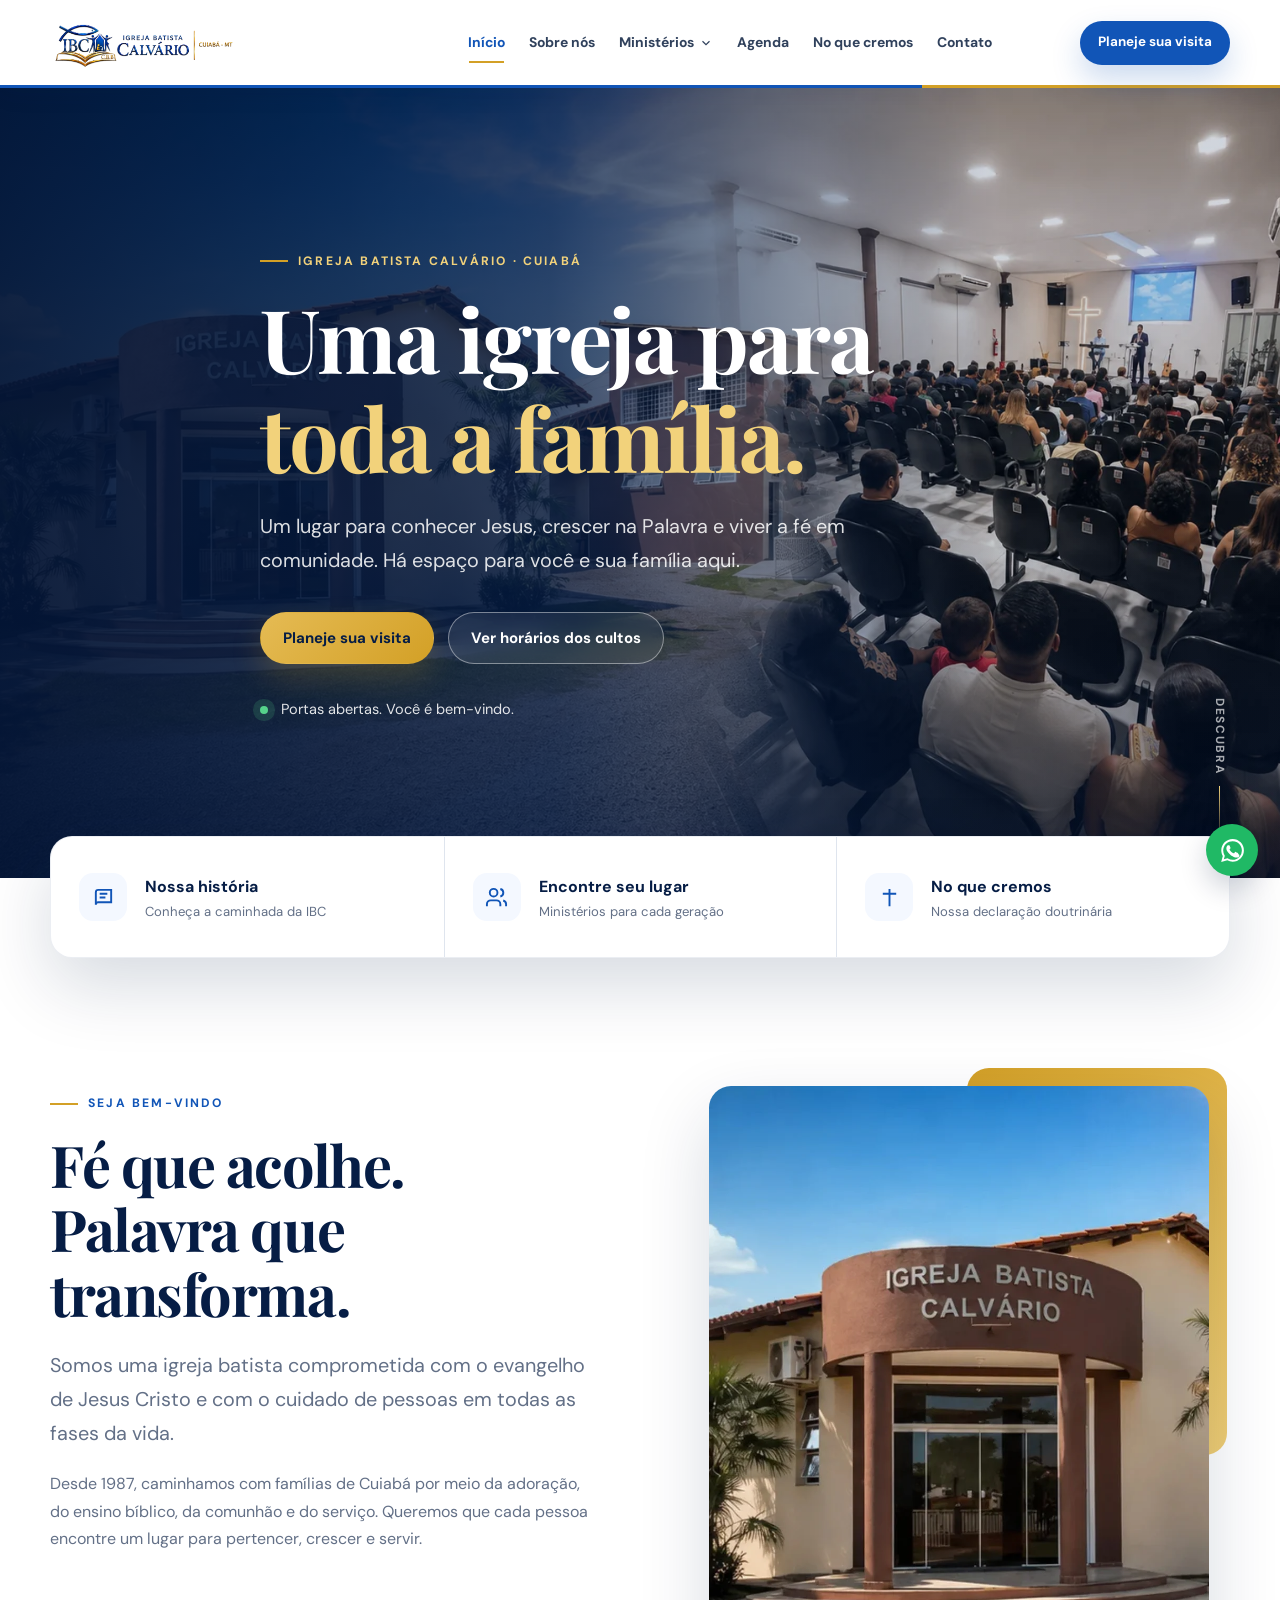
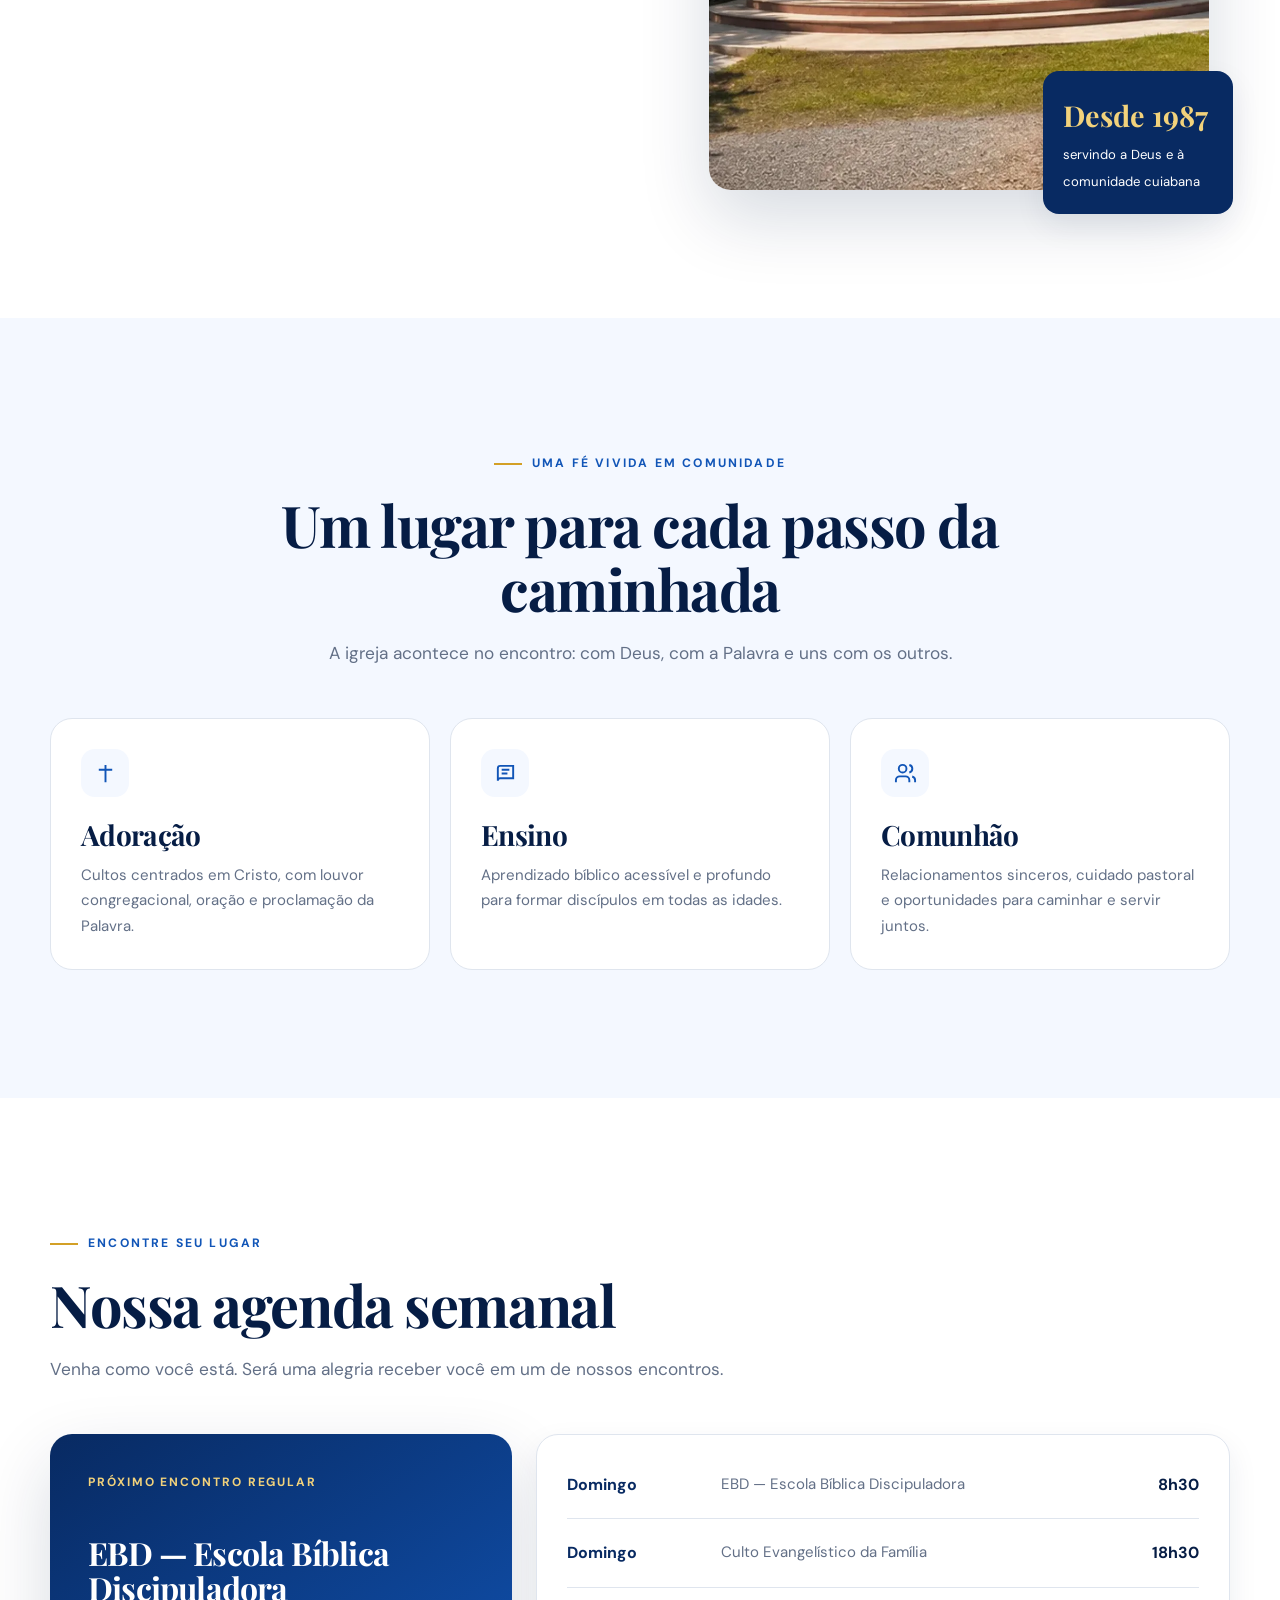
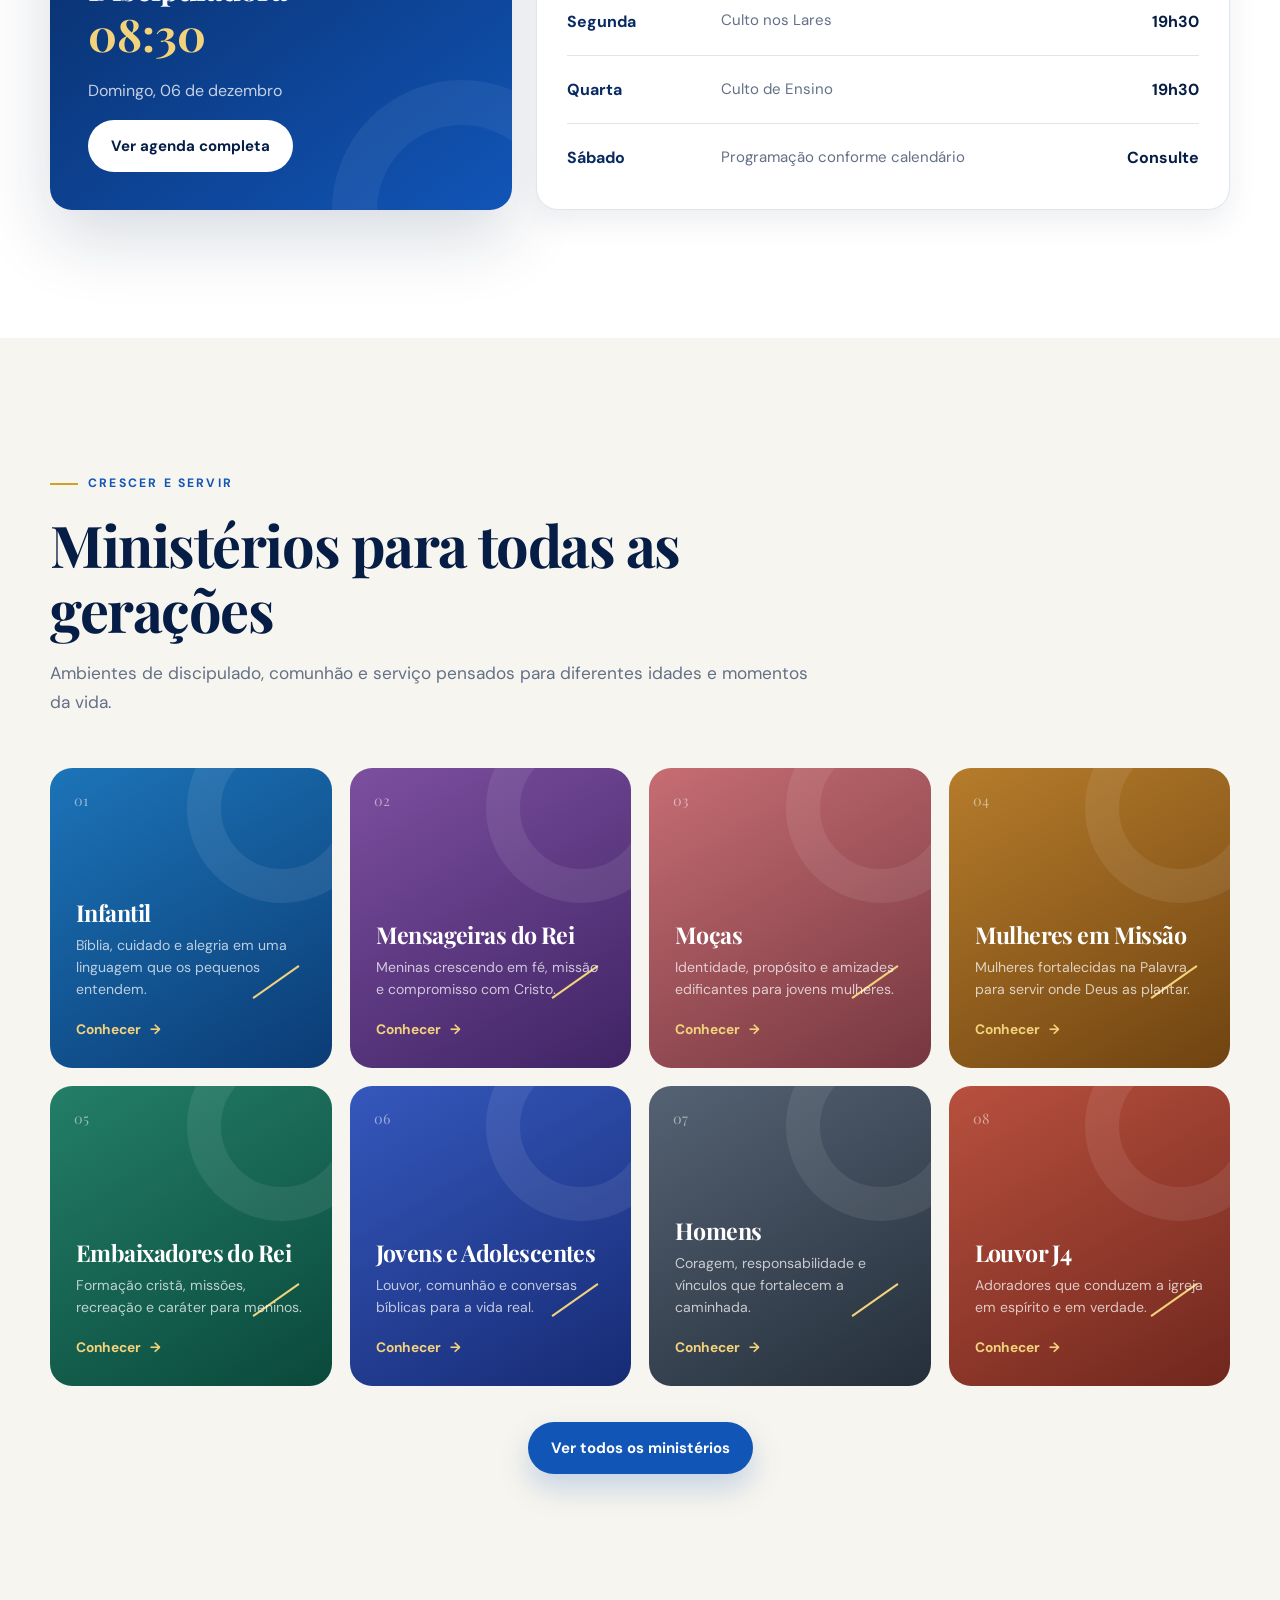
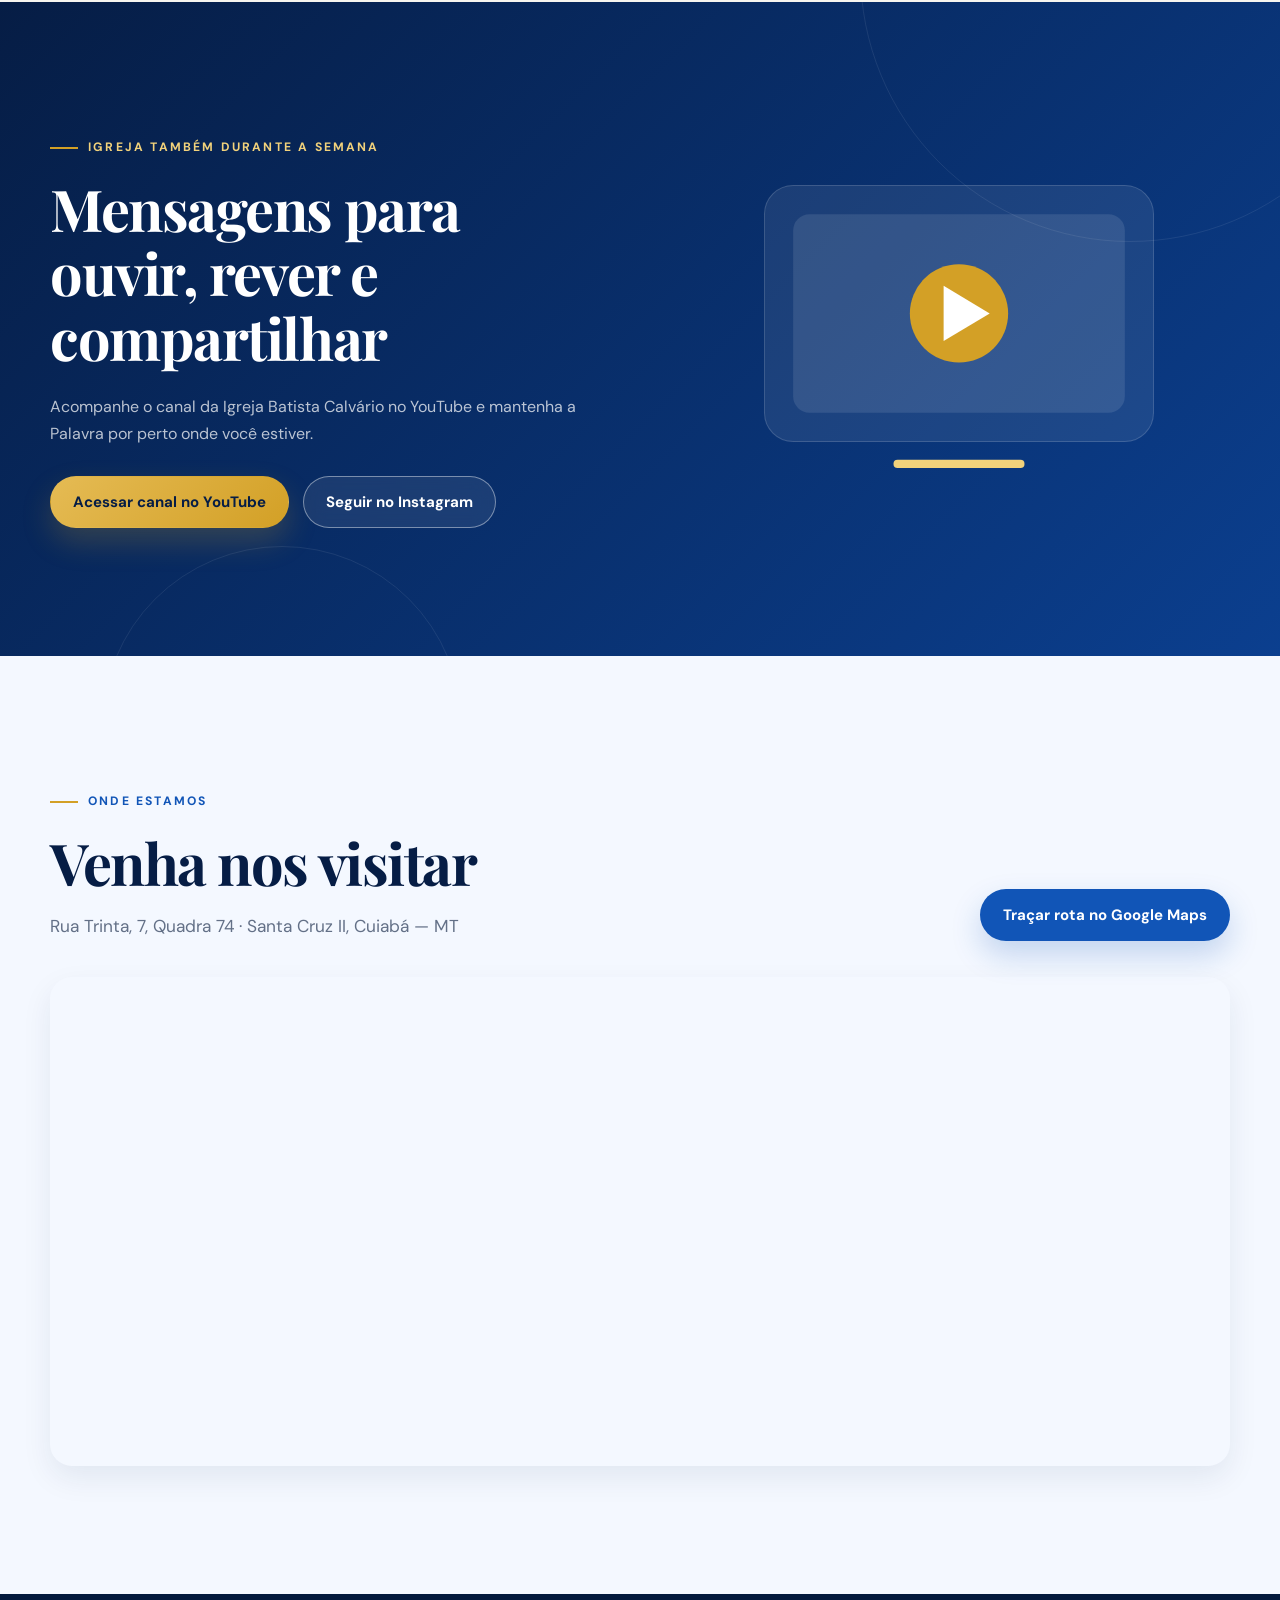
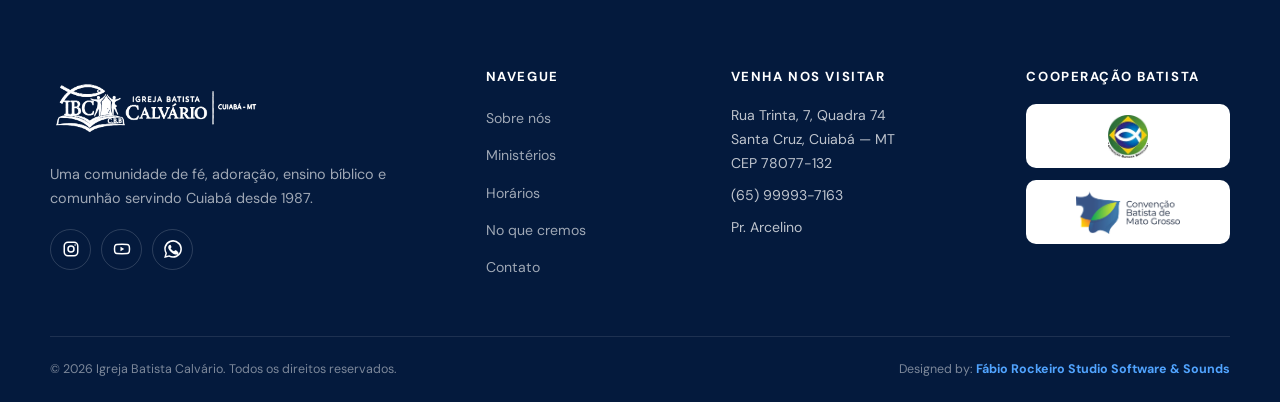
<file: index.html>
<!DOCTYPE html>
<html lang="pt-BR">
<head>
  <meta charset="utf-8">
  <meta name="viewport" content="width=device-width, initial-scale=1">
  <meta name="description" content="Igreja Batista Calvário em Cuiabá. Uma comunidade de fé, ensino bíblico, adoração e comunhão para toda a família.">
  <meta name="theme-color" content="#082a62">
  <meta property="og:title" content="Igreja Batista Calvário Cuiabá">
  <meta property="og:description" content="Uma igreja para toda a família. Conheça nossos cultos, ministérios e história.">
  <meta property="og:image" content="assets/images/church/igreja-atual.webp">
  <meta property="og:type" content="website">
  <title>Igreja Batista Calvário | Cuiabá — MT</title>
  <link rel="icon" href="assets/images/brand/logo-ibc.webp" type="image/webp">
  <link rel="stylesheet" href="assets/css/styles.css">
  <script src="assets/js/main.js" defer></script>
</head>
<body data-page="inicio">
  <a class="skip-link" href="#conteudo">Ir para o conteúdo</a>
  <div data-site-header></div>

  <main id="conteudo">
    <section class="hero" aria-labelledby="hero-title">
      <div class="hero-media">
        <img src="assets/images/church/igreja-atual.webp" alt="Fachada e interior da Igreja Batista Calvário em Cuiabá" width="1672" height="941" fetchpriority="high">
      </div>
      <div class="hero-overlay"></div>
      <div class="container hero-content">
        <span class="eyebrow">Igreja Batista Calvário · Cuiabá</span>
        <h1 id="hero-title">Uma igreja para <span>toda a família.</span></h1>
        <p class="lead">Um lugar para conhecer Jesus, crescer na Palavra e viver a fé em comunidade. Há espaço para você e sua família aqui.</p>
        <div class="button-row">
          <a class="btn btn-gold" href="pages/contato.html">Planeje sua visita</a>
          <a class="btn btn-ghost-light" href="pages/agenda.html">Ver horários dos cultos</a>
        </div>
        <div class="hero-note">Portas abertas. Você é bem-vindo.</div>
      </div>
      <span class="hero-scroll" aria-hidden="true">Descubra</span>
    </section>

    <section class="quick-strip" aria-label="Acesso rápido">
      <div class="container quick-grid">
        <a class="quick-item" href="pages/sobre.html">
          <span class="icon-box" aria-hidden="true"><svg viewBox="0 0 24 24" fill="none" stroke="currentColor" stroke-width="2"><path d="M4 19.5A2.5 2.5 0 0 1 6.5 17H20V4H6.5A2.5 2.5 0 0 0 4 6.5v13Z"/><path d="M8 8h8M8 12h6"/></svg></span>
          <span><strong>Nossa história</strong><small>Conheça a caminhada da IBC</small></span>
        </a>
        <a class="quick-item" href="pages/ministerios.html">
          <span class="icon-box" aria-hidden="true"><svg viewBox="0 0 24 24" fill="none" stroke="currentColor" stroke-width="2"><path d="M16 21v-2a4 4 0 0 0-4-4H6a4 4 0 0 0-4 4v2"/><circle cx="9" cy="7" r="4"/><path d="M22 21v-2a4 4 0 0 0-3-3.9M16 3.1a4 4 0 0 1 0 7.8"/></svg></span>
          <span><strong>Encontre seu lugar</strong><small>Ministérios para cada geração</small></span>
        </a>
        <a class="quick-item" href="pages/declaracao-doutrinaria.html">
          <span class="icon-box" aria-hidden="true"><svg viewBox="0 0 24 24" fill="none" stroke="currentColor" stroke-width="2"><path d="M12 3v18M5 8h14"/></svg></span>
          <span><strong>No que cremos</strong><small>Nossa declaração doutrinária</small></span>
        </a>
      </div>
    </section>

    <section class="section" aria-labelledby="welcome-title">
      <div class="container split split-top">
        <div class="split-content reveal">
          <span class="eyebrow">Seja bem-vindo</span>
          <h2 id="welcome-title">Fé que acolhe.<br>Palavra que transforma.</h2>
          <p class="lead">Somos uma igreja batista comprometida com o evangelho de Jesus Cristo e com o cuidado de pessoas em todas as fases da vida.</p>
          <p>Desde 1987, caminhamos com famílias de Cuiabá por meio da adoração, do ensino bíblico, da comunhão e do serviço. Queremos que cada pessoa encontre um lugar para pertencer, crescer e servir.</p>
        </div>
        <div class="image-frame image-frame-portrait reveal reveal-delay-1">
          <img src="assets/images/church/igreja-retrato.webp" alt="Fachada atual da Igreja Batista Calvário em Cuiabá" width="950" height="1670" loading="lazy">
          <div class="image-badge"><strong>Desde 1987</strong><span>servindo a Deus e à comunidade cuiabana</span></div>
        </div>
      </div>
    </section>

    <section class="section section-soft" aria-labelledby="journey-title">
      <div class="container">
        <div class="section-heading center reveal">
          <span class="eyebrow">Uma fé vivida em comunidade</span>
          <h2 id="journey-title">Um lugar para cada passo da caminhada</h2>
          <p>A igreja acontece no encontro: com Deus, com a Palavra e uns com os outros.</p>
        </div>
        <div class="feature-grid">
          <article class="feature-card reveal">
            <div class="icon-box" aria-hidden="true">
              <svg viewBox="0 0 24 24" fill="none" stroke="currentColor" stroke-width="2"><path d="M12 3v18M5 8h14"/></svg>
            </div>
            <h3>Adoração</h3>
            <p>Cultos centrados em Cristo, com louvor congregacional, oração e proclamação da Palavra.</p>
          </article>
          <article class="feature-card reveal reveal-delay-1">
            <div class="icon-box" aria-hidden="true">
              <svg viewBox="0 0 24 24" fill="none" stroke="currentColor" stroke-width="2"><path d="M4 19.5A2.5 2.5 0 0 1 6.5 17H20V4H6.5A2.5 2.5 0 0 0 4 6.5v13Z"/><path d="M8 8h8M8 12h6"/></svg>
            </div>
            <h3>Ensino</h3>
            <p>Aprendizado bíblico acessível e profundo para formar discípulos em todas as idades.</p>
          </article>
          <article class="feature-card reveal reveal-delay-2">
            <div class="icon-box" aria-hidden="true">
              <svg viewBox="0 0 24 24" fill="none" stroke="currentColor" stroke-width="2"><path d="M16 21v-2a4 4 0 0 0-4-4H6a4 4 0 0 0-4 4v2"/><circle cx="9" cy="7" r="4"/><path d="M22 21v-2a4 4 0 0 0-3-3.9M16 3.1a4 4 0 0 1 0 7.8"/></svg>
            </div>
            <h3>Comunhão</h3>
            <p>Relacionamentos sinceros, cuidado pastoral e oportunidades para caminhar e servir juntos.</p>
          </article>
        </div>
      </div>
    </section>

    <section class="section" aria-labelledby="schedule-title">
      <div class="container">
        <div class="section-heading reveal">
          <span class="eyebrow">Encontre seu lugar</span>
          <h2 id="schedule-title">Nossa agenda semanal</h2>
          <p>Venha como você está. Será uma alegria receber você em um de nossos encontros.</p>
        </div>
        <div class="schedule-layout">
          <div class="next-service reveal">
            <div class="next-service-label">Próximo encontro regular</div>
            <h3 data-next-service-name>Encontro da igreja</h3>
            <span class="next-service-time" data-next-service-time>18:30</span>
            <p data-next-service-date>Domingo</p>
            <a class="btn btn-white" href="pages/agenda.html">Ver agenda completa</a>
          </div>
          <div class="schedule-card reveal reveal-delay-1">
            <div class="schedule-row"><span class="schedule-day">Domingo</span><span class="schedule-name">EBD — Escola Bíblica Discipuladora</span><span class="schedule-time">8h30</span></div>
            <div class="schedule-row"><span class="schedule-day">Domingo</span><span class="schedule-name">Culto Evangelístico da Família</span><span class="schedule-time">18h30</span></div>
            <div class="schedule-row"><span class="schedule-day">Segunda</span><span class="schedule-name">Culto nos Lares</span><span class="schedule-time">19h30</span></div>
            <div class="schedule-row"><span class="schedule-day">Quarta</span><span class="schedule-name">Culto de Ensino</span><span class="schedule-time">19h30</span></div>
            <div class="schedule-row"><span class="schedule-day">Sábado</span><span class="schedule-name">Programação conforme calendário</span><span class="schedule-time">Consulte</span></div>
          </div>
        </div>
      </div>
    </section>

    <section class="section section-cream" aria-labelledby="ministries-title">
      <div class="container">
        <div class="section-heading reveal">
          <span class="eyebrow">Crescer e servir</span>
          <h2 id="ministries-title">Ministérios para todas as gerações</h2>
          <p>Ambientes de discipulado, comunhão e serviço pensados para diferentes idades e momentos da vida.</p>
        </div>
        <div class="ministries-grid">
          <a class="ministry-card reveal" href="pages/ministerios/infantil.html"><span class="ministry-number">01</span><h3>Infantil</h3><p>Bíblia, cuidado e alegria em uma linguagem que os pequenos entendem.</p><span class="text-link">Conhecer</span></a>
          <a class="ministry-card reveal reveal-delay-1" href="pages/ministerios/mensageiras-do-rei.html"><span class="ministry-number">02</span><h3>Mensageiras do Rei</h3><p>Meninas crescendo em fé, missão e compromisso com Cristo.</p><span class="text-link">Conhecer</span></a>
          <a class="ministry-card reveal reveal-delay-2" href="pages/ministerios/mocas.html"><span class="ministry-number">03</span><h3>Moças</h3><p>Identidade, propósito e amizades edificantes para jovens mulheres.</p><span class="text-link">Conhecer</span></a>
          <a class="ministry-card reveal reveal-delay-3" href="pages/ministerios/mulheres-em-missao.html"><span class="ministry-number">04</span><h3>Mulheres em Missão</h3><p>Mulheres fortalecidas na Palavra para servir onde Deus as plantar.</p><span class="text-link">Conhecer</span></a>
          <a class="ministry-card reveal" href="pages/ministerios/embaixadores-do-rei.html"><span class="ministry-number">05</span><h3>Embaixadores do Rei</h3><p>Formação cristã, missões, recreação e caráter para meninos.</p><span class="text-link">Conhecer</span></a>
          <a class="ministry-card reveal reveal-delay-1" href="pages/ministerios/jovens-e-adolescentes.html"><span class="ministry-number">06</span><h3>Jovens e Adolescentes</h3><p>Louvor, comunhão e conversas bíblicas para a vida real.</p><span class="text-link">Conhecer</span></a>
          <a class="ministry-card reveal reveal-delay-2" href="pages/ministerios/homens.html"><span class="ministry-number">07</span><h3>Homens</h3><p>Coragem, responsabilidade e vínculos que fortalecem a caminhada.</p><span class="text-link">Conhecer</span></a>
          <a class="ministry-card reveal reveal-delay-3" href="pages/ministerios/louvor-j4.html"><span class="ministry-number">08</span><h3>Louvor J4</h3><p>Adoradores que conduzem a igreja em espírito e em verdade.</p><span class="text-link">Conhecer</span></a>
        </div>
        <div class="button-row centered">
          <a class="btn btn-primary" href="pages/ministerios.html">Ver todos os ministérios</a>
        </div>
      </div>
    </section>

    <section class="section section-blue" aria-labelledby="online-title">
      <div class="container split">
        <div class="split-content reveal">
          <span class="eyebrow">Igreja também durante a semana</span>
          <h2 id="online-title" class="text-light">Mensagens para ouvir, rever e compartilhar</h2>
          <p class="text-light-muted">Acompanhe o canal da Igreja Batista Calvário no YouTube e mantenha a Palavra por perto onde você estiver.</p>
          <div class="button-row">
            <a class="btn btn-gold" href="https://www.youtube.com/@ibcalvariocuiaba" target="_blank" rel="noopener noreferrer">Acessar canal no YouTube</a>
            <a class="btn btn-ghost-light" href="https://www.instagram.com/ibcalvariocuiaba/" target="_blank" rel="noopener noreferrer">Seguir no Instagram</a>
          </div>
        </div>
        <div class="media-illustration reveal reveal-delay-1" aria-hidden="true">
          <svg viewBox="0 0 420 320">
            <rect x="20" y="20" width="380" height="250" rx="28" fill="rgba(255,255,255,.08)" stroke="rgba(255,255,255,.18)"/>
            <rect x="48" y="48" width="324" height="194" rx="16" fill="rgba(255,255,255,.1)"/>
            <circle cx="210" cy="145" r="48" fill="#d3a026"/>
            <path d="m195 118 45 27-45 27v-54Z" fill="#fff"/>
            <path d="M150 292h120" stroke="#f2d27b" stroke-width="8" stroke-linecap="round"/>
          </svg>
        </div>
      </div>
    </section>

    <section class="section section-soft" id="localizacao" aria-labelledby="location-title">
      <div class="container">
        <div class="location-heading reveal">
          <div class="section-heading">
            <span class="eyebrow">Onde estamos</span>
            <h2 id="location-title">Venha nos visitar</h2>
            <p class="location-address">Rua Trinta, 7, Quadra 74 · Santa Cruz II, Cuiabá — MT</p>
          </div>
          <a class="btn btn-primary" href="https://www.google.com/maps/dir/?api=1&destination=R.%2030%2C%207%20-%20Quadra%2074%20-%20Santa%20Cruz%20II%2C%20Cuiab%C3%A1%20-%20MT" target="_blank" rel="noopener noreferrer">Traçar rota no Google Maps</a>
        </div>
        <div class="map-frame home-map reveal reveal-delay-1">
          <iframe src="https://www.google.com/maps/embed?pb=!1m18!1m12!1m3!1d3842.7734189428443!2d-56.049784625322474!3d-15.60375018501026!2m3!1f0!2f0!3f0!3m2!1i1024!2i768!4f13.1!3m3!1m2!1s0x939db01875a01d63%3A0x532240890404898d!2sR.%2030%2C%207%20-%20Quadra%2074%20-%20Santa%20Cruz%20II%2C%20Cuiab%C3%A1%20-%20MT%2C%2078068-200!5e0!3m2!1spt-BR!2sbr!4v1781919335444!5m2!1spt-BR!2sbr" title="Localização da Igreja Batista Calvário em Cuiabá" allowfullscreen loading="lazy" referrerpolicy="no-referrer-when-downgrade"></iframe>
        </div>
      </div>
    </section>
  </main>

  <div data-site-footer></div>
</body>
</html>
</file>
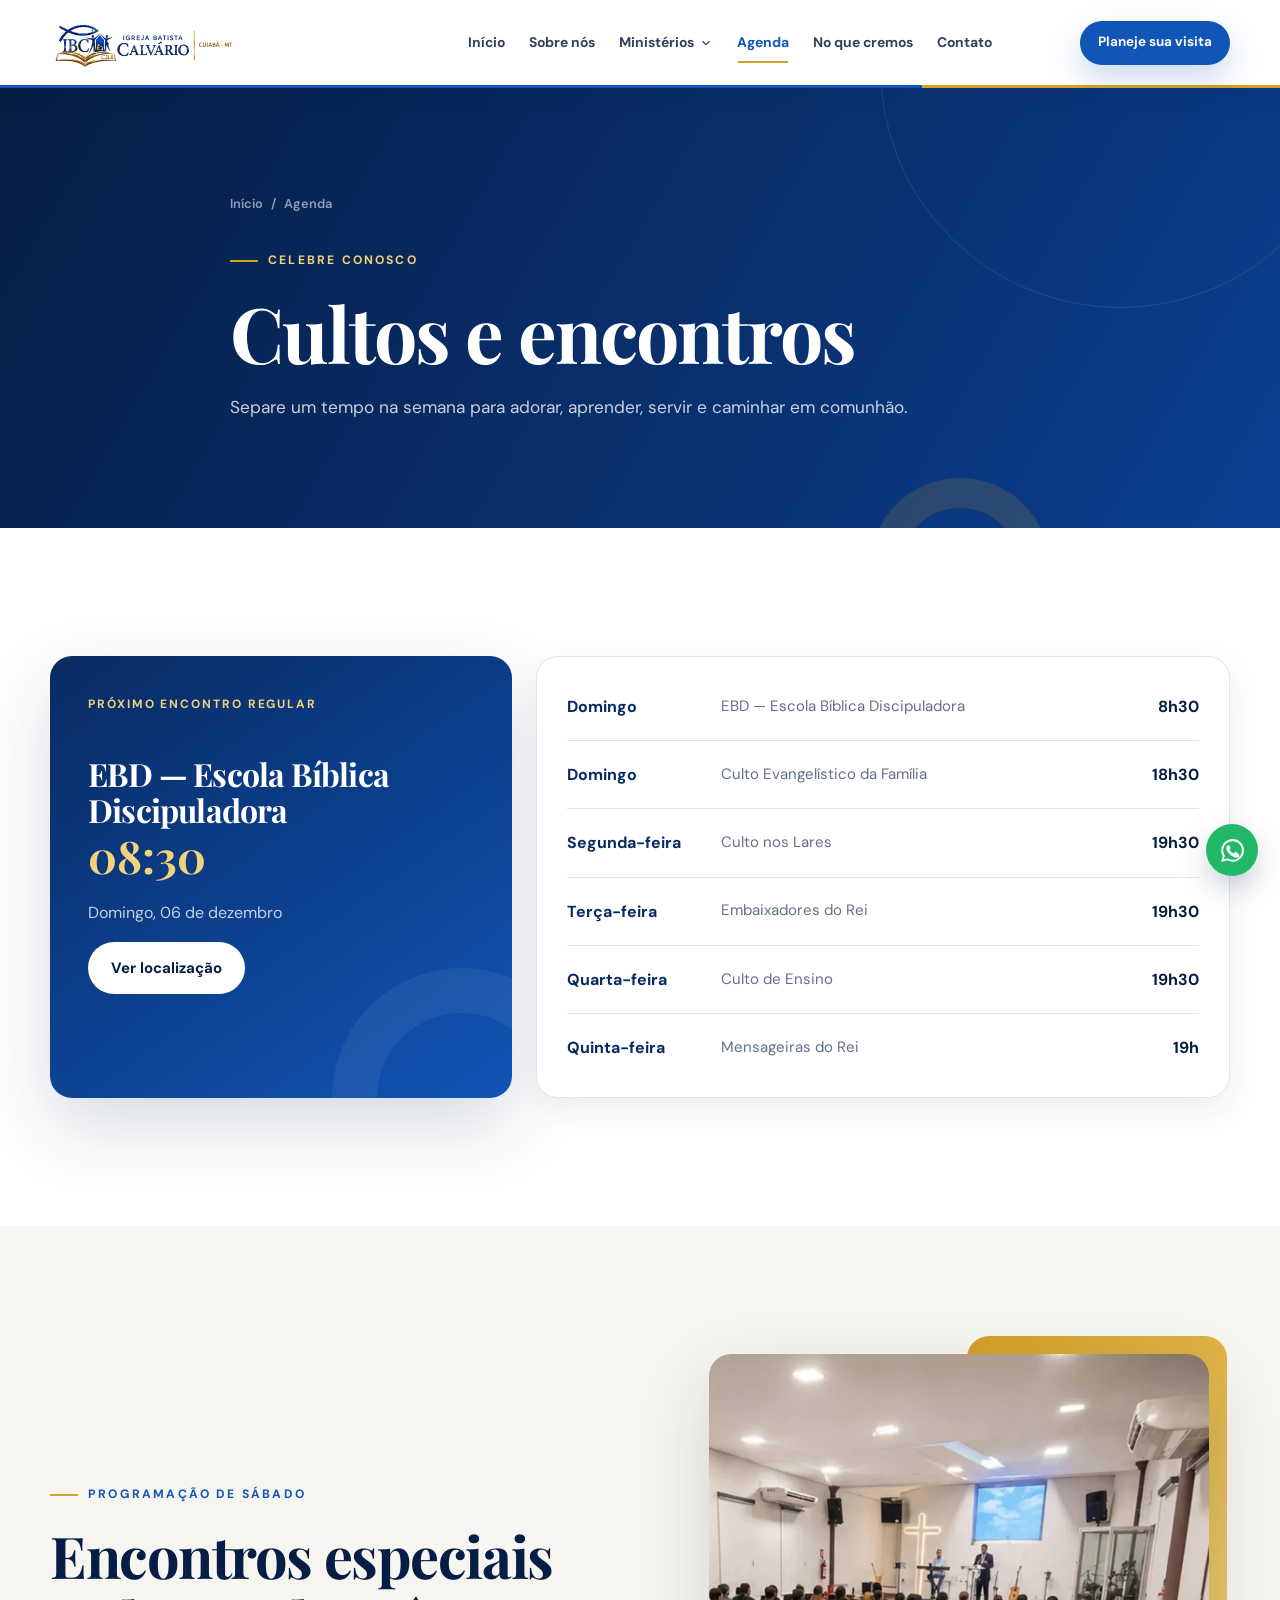
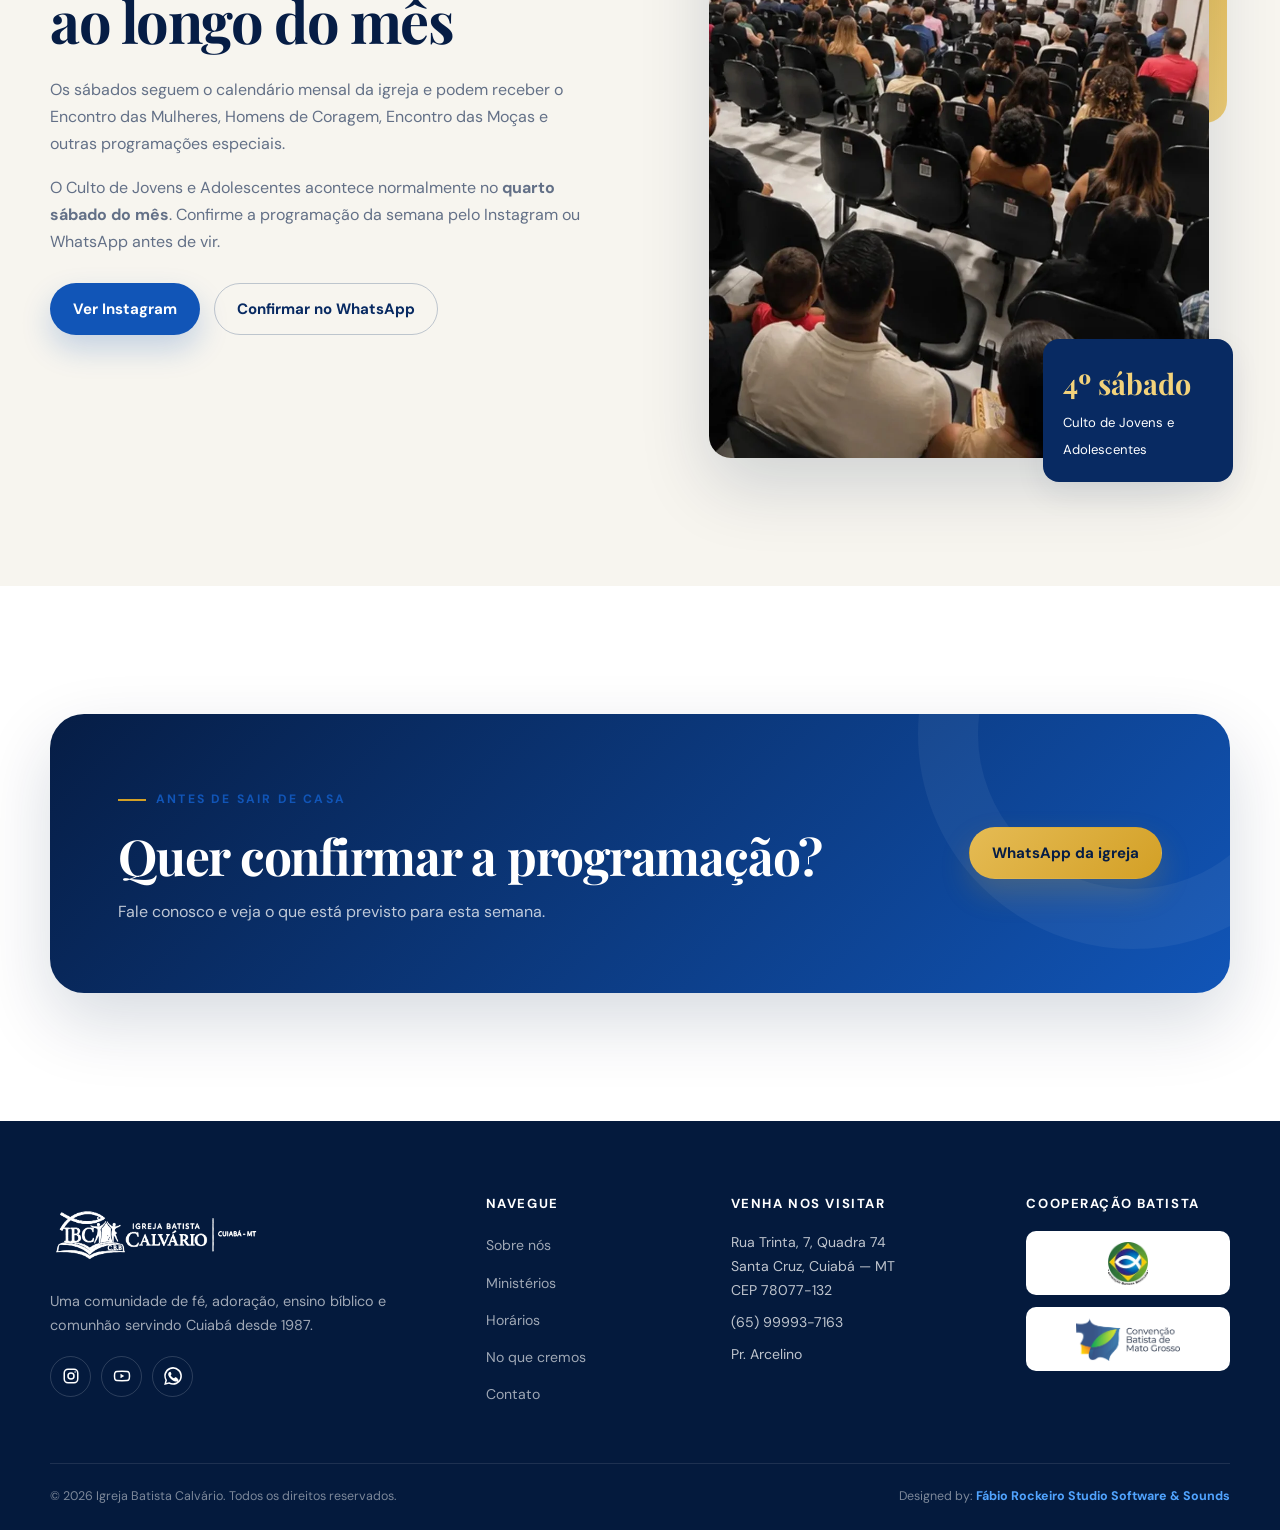
<file: pages/agenda.html>
<!DOCTYPE html>
<html lang="pt-BR">
<head>
  <meta charset="utf-8"><meta name="viewport" content="width=device-width, initial-scale=1"><meta name="description" content="Horários de cultos e encontros da Igreja Batista Calvário em Cuiabá."><meta name="theme-color" content="#082a62"><title>Agenda e cultos | Igreja Batista Calvário</title>
  <link rel="icon" href="../assets/images/brand/logo-ibc.webp" type="image/webp"><link rel="stylesheet" href="../assets/css/styles.css"><script src="../assets/js/main.js" defer></script>
</head>
<body data-page="agenda">
  <a class="skip-link" href="#conteudo">Ir para o conteúdo</a><div data-site-header></div>
  <main id="conteudo">
    <section class="page-hero"><div class="container page-hero-content"><nav class="breadcrumbs" aria-label="Navegação estrutural"><a href="../index.html">Início</a><span>Agenda</span></nav><span class="eyebrow">Celebre conosco</span><h1>Cultos e encontros</h1><p>Separe um tempo na semana para adorar, aprender, servir e caminhar em comunhão.</p></div></section>
    <section class="section">
      <div class="container">
        <div class="schedule-layout">
          <div class="next-service reveal"><div class="next-service-label">Próximo encontro regular</div><h3 data-next-service-name>Encontro da igreja</h3><span class="next-service-time" data-next-service-time>18:30</span><p data-next-service-date>Domingo</p><a class="btn btn-white" href="contato.html">Ver localização</a></div>
          <div class="schedule-card reveal reveal-delay-1">
            <div class="schedule-row"><span class="schedule-day">Domingo</span><span class="schedule-name">EBD — Escola Bíblica Discipuladora</span><span class="schedule-time">8h30</span></div>
            <div class="schedule-row"><span class="schedule-day">Domingo</span><span class="schedule-name">Culto Evangelístico da Família</span><span class="schedule-time">18h30</span></div>
            <div class="schedule-row"><span class="schedule-day">Segunda-feira</span><span class="schedule-name">Culto nos Lares</span><span class="schedule-time">19h30</span></div>
            <div class="schedule-row"><span class="schedule-day">Terça-feira</span><span class="schedule-name">Embaixadores do Rei</span><span class="schedule-time">19h30</span></div>
            <div class="schedule-row"><span class="schedule-day">Quarta-feira</span><span class="schedule-name">Culto de Ensino</span><span class="schedule-time">19h30</span></div>
            <div class="schedule-row"><span class="schedule-day">Quinta-feira</span><span class="schedule-name">Mensageiras do Rei</span><span class="schedule-time">19h</span></div>
          </div>
        </div>
      </div>
    </section>
    <section class="section section-cream">
      <div class="container split">
        <div class="split-content reveal"><span class="eyebrow">Programação de sábado</span><h2>Encontros especiais ao longo do mês</h2><p>Os sábados seguem o calendário mensal da igreja e podem receber o Encontro das Mulheres, Homens de Coragem, Encontro das Moças e outras programações especiais.</p><p>O Culto de Jovens e Adolescentes acontece normalmente no <strong>quarto sábado do mês</strong>. Confirme a programação da semana pelo Instagram ou WhatsApp antes de vir.</p><div class="button-row"><a class="btn btn-primary" href="https://www.instagram.com/ibcalvariocuiaba/" target="_blank" rel="noopener noreferrer">Ver Instagram</a><a class="btn btn-outline" href="https://wa.me/5565999937163" target="_blank" rel="noopener noreferrer">Confirmar no WhatsApp</a></div></div>
        <div class="image-frame image-frame-portrait image-frame-members reveal reveal-delay-1"><img src="../assets/images/church/ibc-membros.webp" alt="Membros reunidos em culto na Igreja Batista Calvário" width="950" height="1670" loading="lazy"><div class="image-badge"><strong>4º sábado</strong><span>Culto de Jovens e Adolescentes</span></div></div>
      </div>
    </section>
    <section class="section"><div class="container cta-panel reveal"><div><span class="eyebrow">Antes de sair de casa</span><h2>Quer confirmar a programação?</h2><p>Fale conosco e veja o que está previsto para esta semana.</p></div><div class="button-row"><a class="btn btn-gold" href="https://wa.me/5565999937163" target="_blank" rel="noopener noreferrer">WhatsApp da igreja</a></div></div></section>
  </main><div data-site-footer></div>
</body>
</html>
</file>
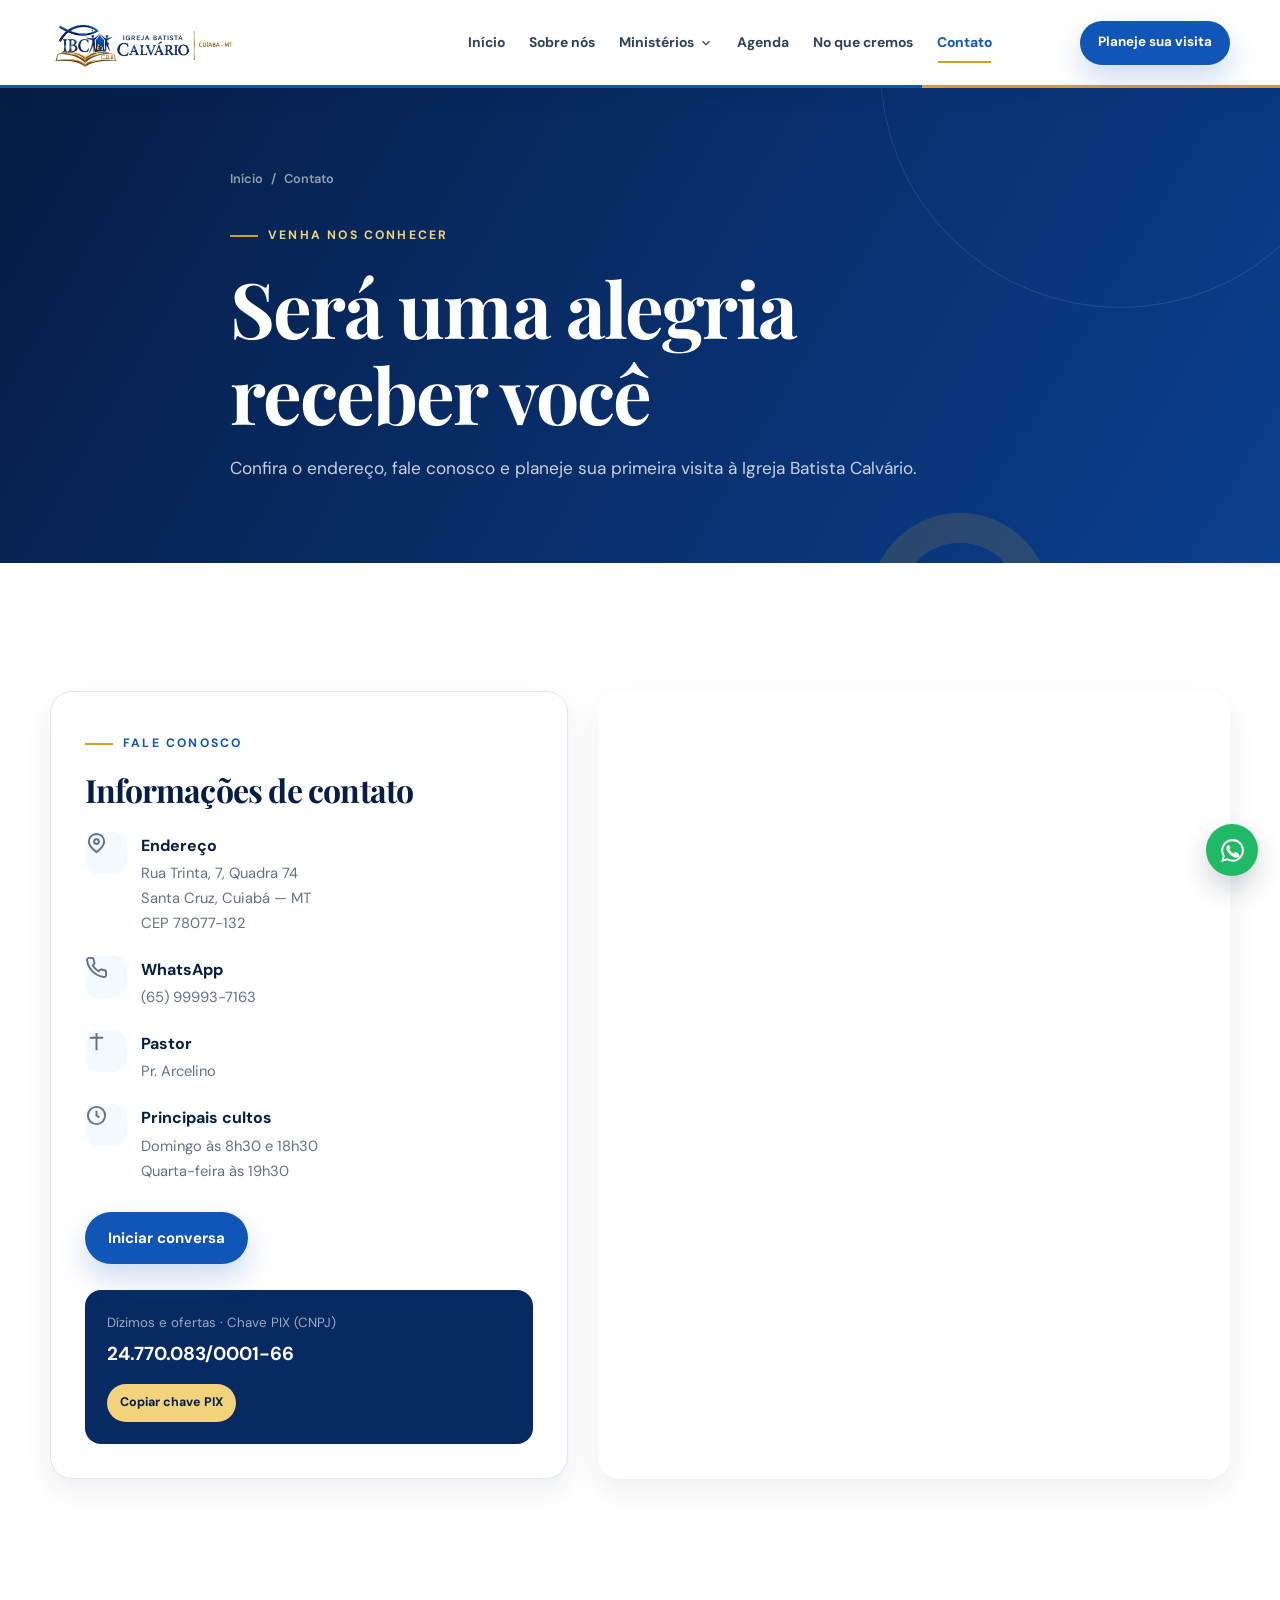
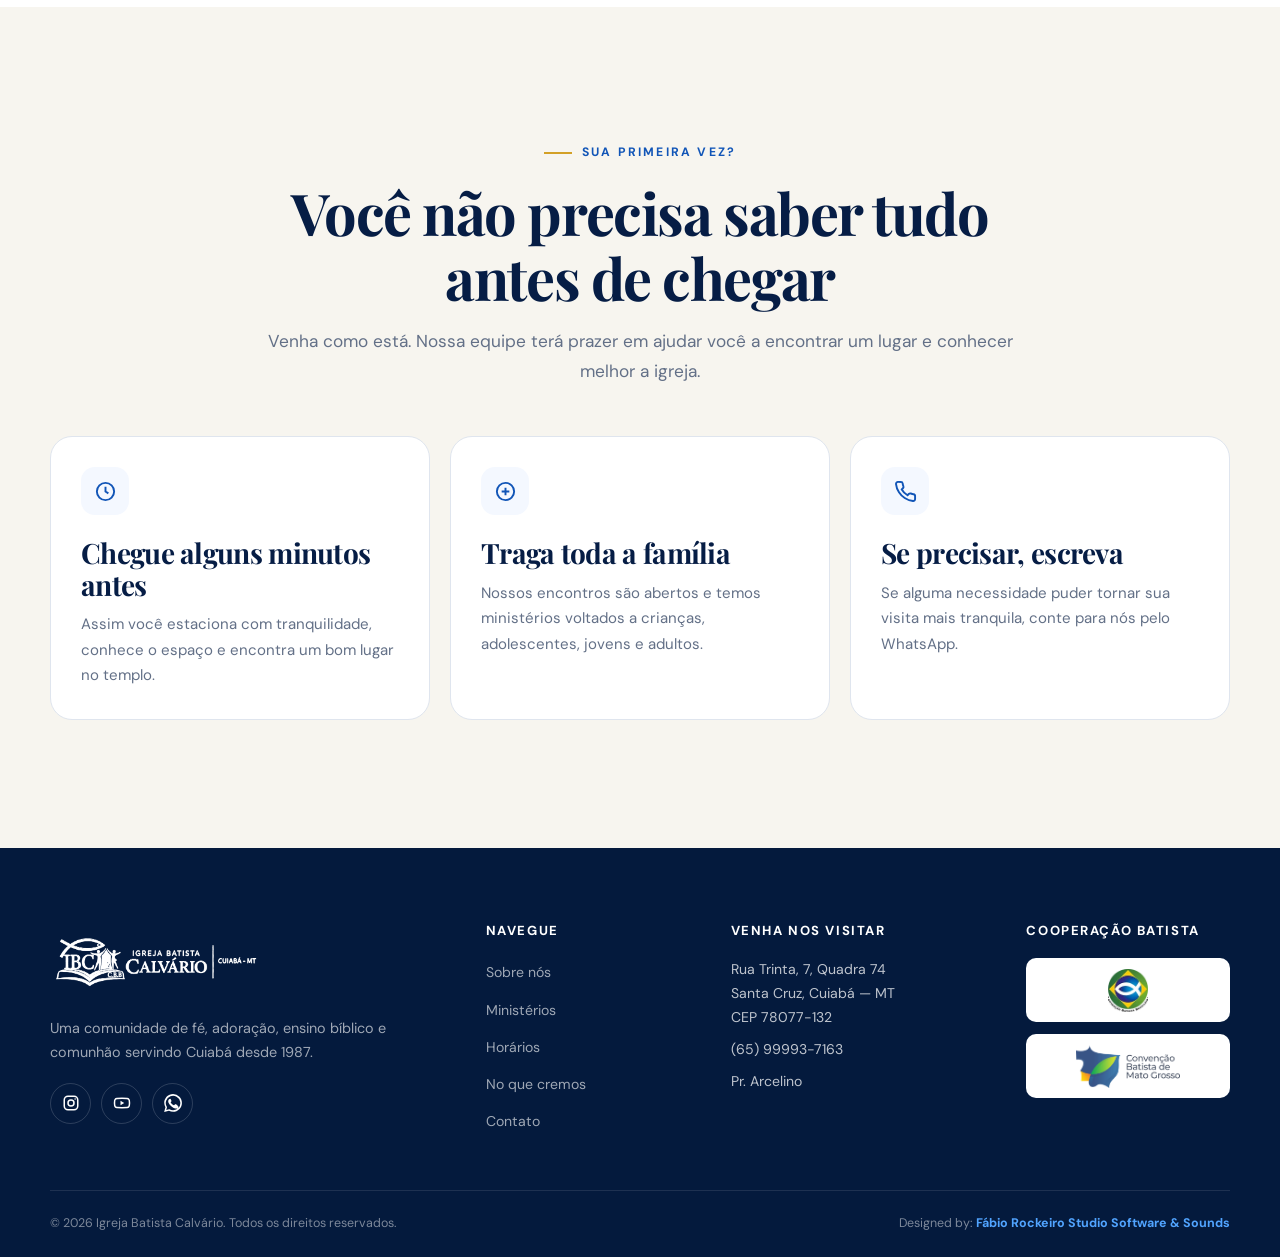
<file: pages/contato.html>
<!DOCTYPE html>
<html lang="pt-BR">
<head>
  <meta charset="utf-8"><meta name="viewport" content="width=device-width, initial-scale=1"><meta name="description" content="Endereço, WhatsApp e localização da Igreja Batista Calvário em Cuiabá."><meta name="theme-color" content="#082a62"><title>Contato e localização | Igreja Batista Calvário</title>
  <link rel="icon" href="../assets/images/brand/logo-ibc.webp" type="image/webp"><link rel="stylesheet" href="../assets/css/styles.css"><script src="../assets/js/main.js" defer></script>
</head>
<body data-page="contato">
  <a class="skip-link" href="#conteudo">Ir para o conteúdo</a><div data-site-header></div>
  <main id="conteudo">
    <section class="page-hero"><div class="container page-hero-content"><nav class="breadcrumbs" aria-label="Navegação estrutural"><a href="../index.html">Início</a><span>Contato</span></nav><span class="eyebrow">Venha nos conhecer</span><h1>Será uma alegria receber você</h1><p>Confira o endereço, fale conosco e planeje sua primeira visita à Igreja Batista Calvário.</p></div></section>
    <section class="section">
      <div class="container contact-grid">
        <div class="contact-card reveal">
          <span class="eyebrow">Fale conosco</span><h2>Informações de contato</h2>
          <ul class="contact-list">
            <li><span class="icon-box" data-icon="map"></span><div><strong>Endereço</strong><span>Rua Trinta, 7, Quadra 74<br>Santa Cruz, Cuiabá — MT<br>CEP 78077-132</span></div></li>
            <li><span class="icon-box" data-icon="phone"></span><div><strong>WhatsApp</strong><a href="https://wa.me/5565999937163" target="_blank" rel="noopener noreferrer">(65) 99993-7163</a></div></li>
            <li><span class="icon-box"><svg viewBox="0 0 24 24" fill="none" stroke="currentColor" stroke-width="2"><path d="M12 3v18M5 8h14"/></svg></span><div><strong>Pastor</strong><span>Pr. Arcelino</span></div></li>
            <li><span class="icon-box" data-icon="clock"></span><div><strong>Principais cultos</strong><span>Domingo às 8h30 e 18h30<br>Quarta-feira às 19h30</span></div></li>
          </ul>
          <div class="button-row spaced-top"><a class="btn btn-primary" href="https://wa.me/5565999937163?text=Ol%C3%A1%21%20Gostaria%20de%20saber%20mais%20sobre%20a%20Igreja%20Batista%20Calv%C3%A1rio." target="_blank" rel="noopener noreferrer">Iniciar conversa</a></div>
          <div class="pix-card"><small>Dízimos e ofertas · Chave PIX (CNPJ)</small><strong>24.770.083/0001-66</strong><button class="copy-button" type="button" data-copy-pix>Copiar chave PIX</button></div>
        </div>
        <div class="map-frame reveal reveal-delay-1">
          <iframe title="Localização da Igreja Batista Calvário em Cuiabá" src="https://www.google.com/maps/embed?pb=!1m18!1m12!1m3!1d3842.7734189428443!2d-56.049784625322474!3d-15.60375018501026!2m3!1f0!2f0!3f0!3m2!1i1024!2i768!4f13.1!3m3!1m2!1s0x939db01875a01d63%3A0x532240890404898d!2sR.%2030%2C%207%20-%20Quadra%2074%20-%20Santa%20Cruz%20II%2C%20Cuiab%C3%A1%20-%20MT%2C%2078068-200!5e0!3m2!1spt-BR!2sbr!4v1781919335444!5m2!1spt-BR!2sbr" loading="lazy" referrerpolicy="no-referrer-when-downgrade" allowfullscreen></iframe>
        </div>
      </div>
    </section>
    <section class="section section-cream">
      <div class="container"><div class="section-heading center reveal"><span class="eyebrow">Sua primeira vez?</span><h2>Você não precisa saber tudo antes de chegar</h2><p>Venha como está. Nossa equipe terá prazer em ajudar você a encontrar um lugar e conhecer melhor a igreja.</p></div><div class="feature-grid"><article class="feature-card reveal"><div class="icon-box" data-icon="clock"></div><h3>Chegue alguns minutos antes</h3><p>Assim você estaciona com tranquilidade, conhece o espaço e encontra um bom lugar no templo.</p></article><article class="feature-card reveal reveal-delay-1"><div class="icon-box"><svg viewBox="0 0 24 24" fill="none" stroke="currentColor" stroke-width="2"><path d="M8 12h8M12 8v8"/><circle cx="12" cy="12" r="9"/></svg></div><h3>Traga toda a família</h3><p>Nossos encontros são abertos e temos ministérios voltados a crianças, adolescentes, jovens e adultos.</p></article><article class="feature-card reveal reveal-delay-2"><div class="icon-box" data-icon="phone"></div><h3>Se precisar, escreva</h3><p>Se alguma necessidade puder tornar sua visita mais tranquila, conte para nós pelo WhatsApp.</p></article></div></div>
    </section>
  </main><div data-site-footer></div>
</body>
</html>
</file>
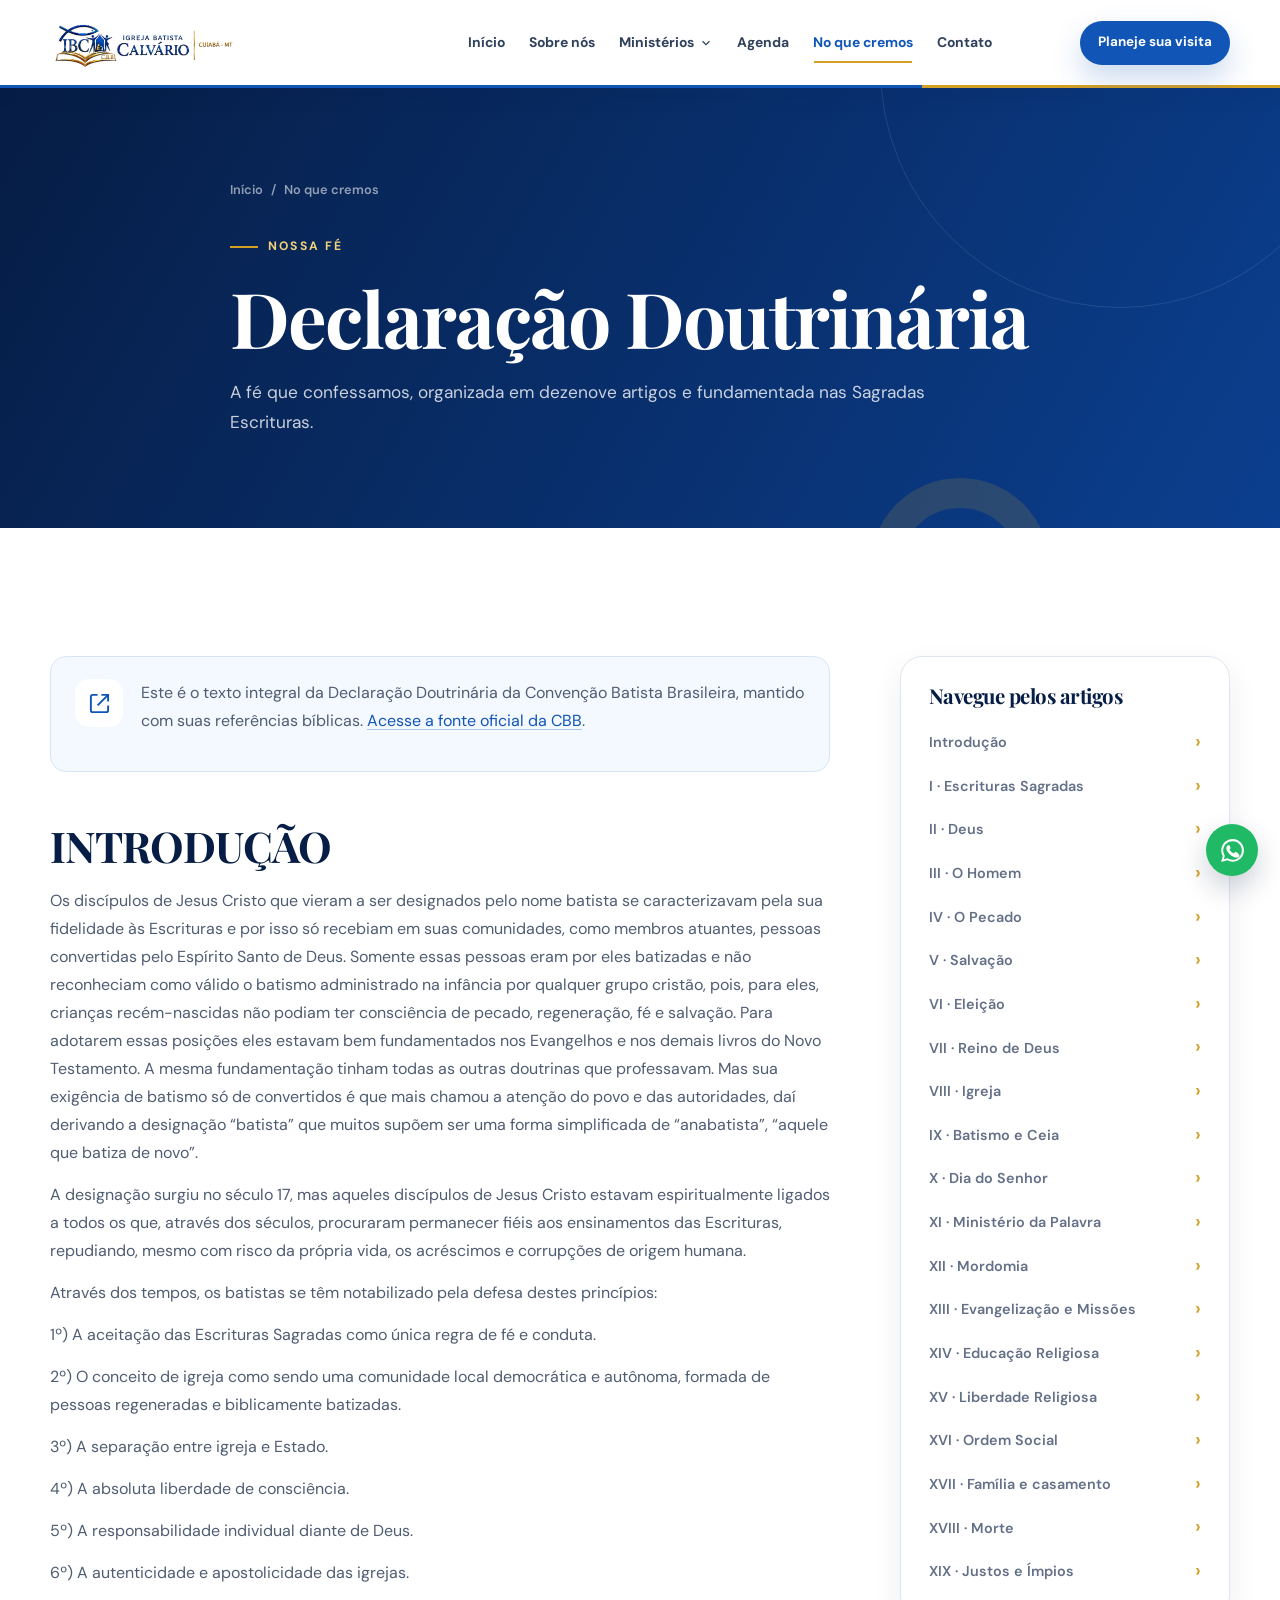
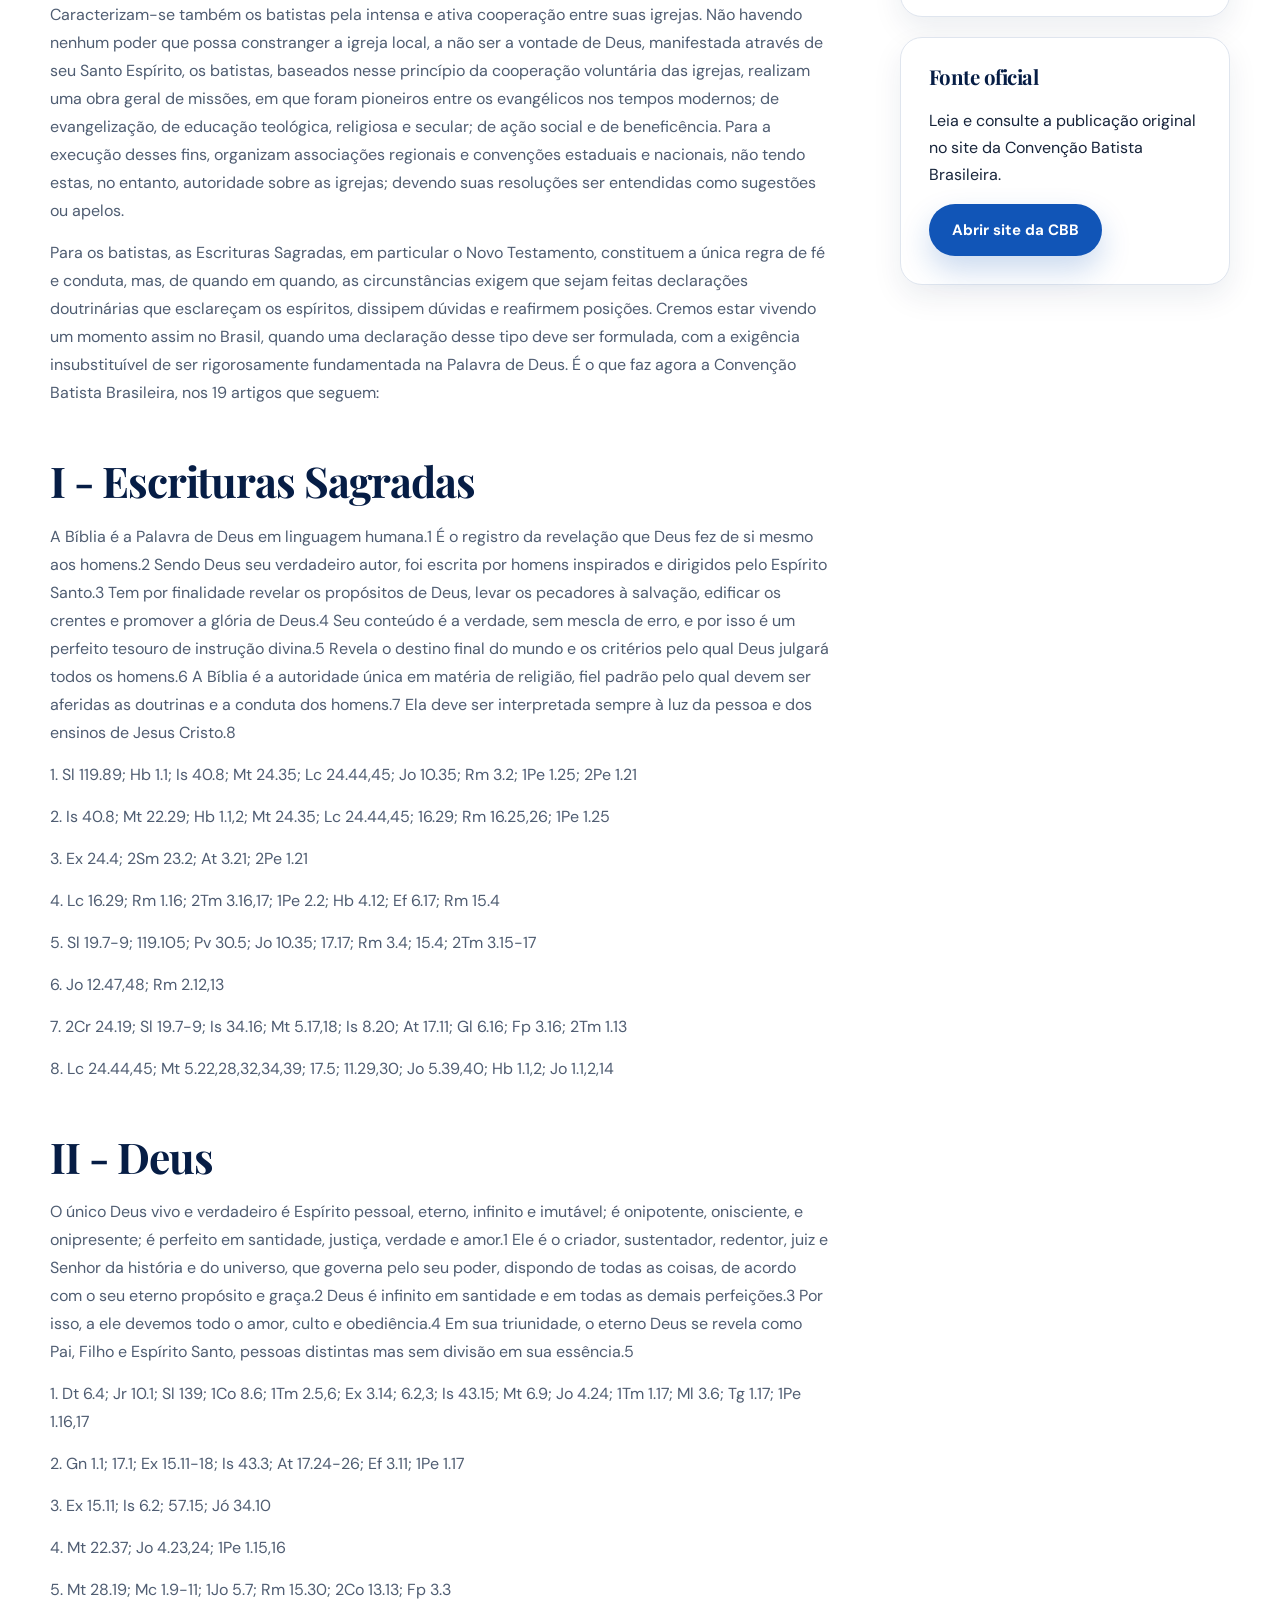
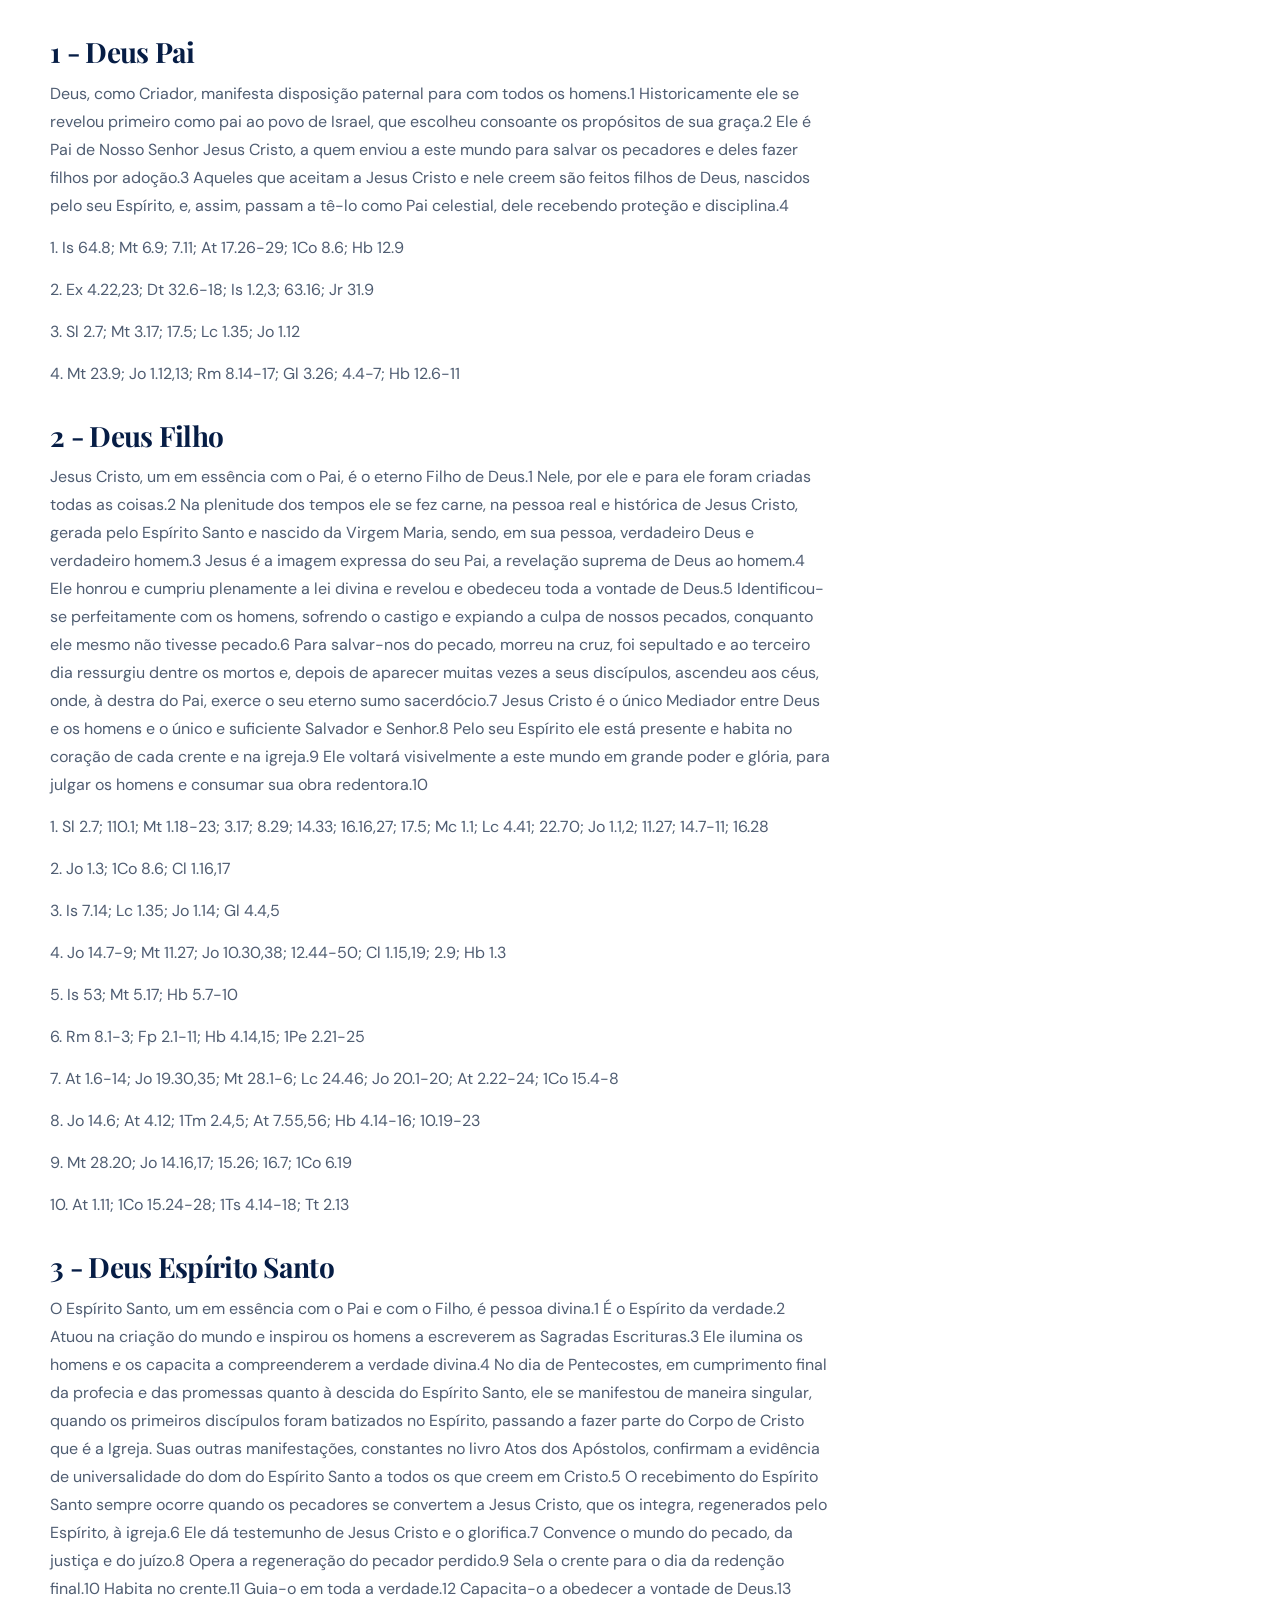
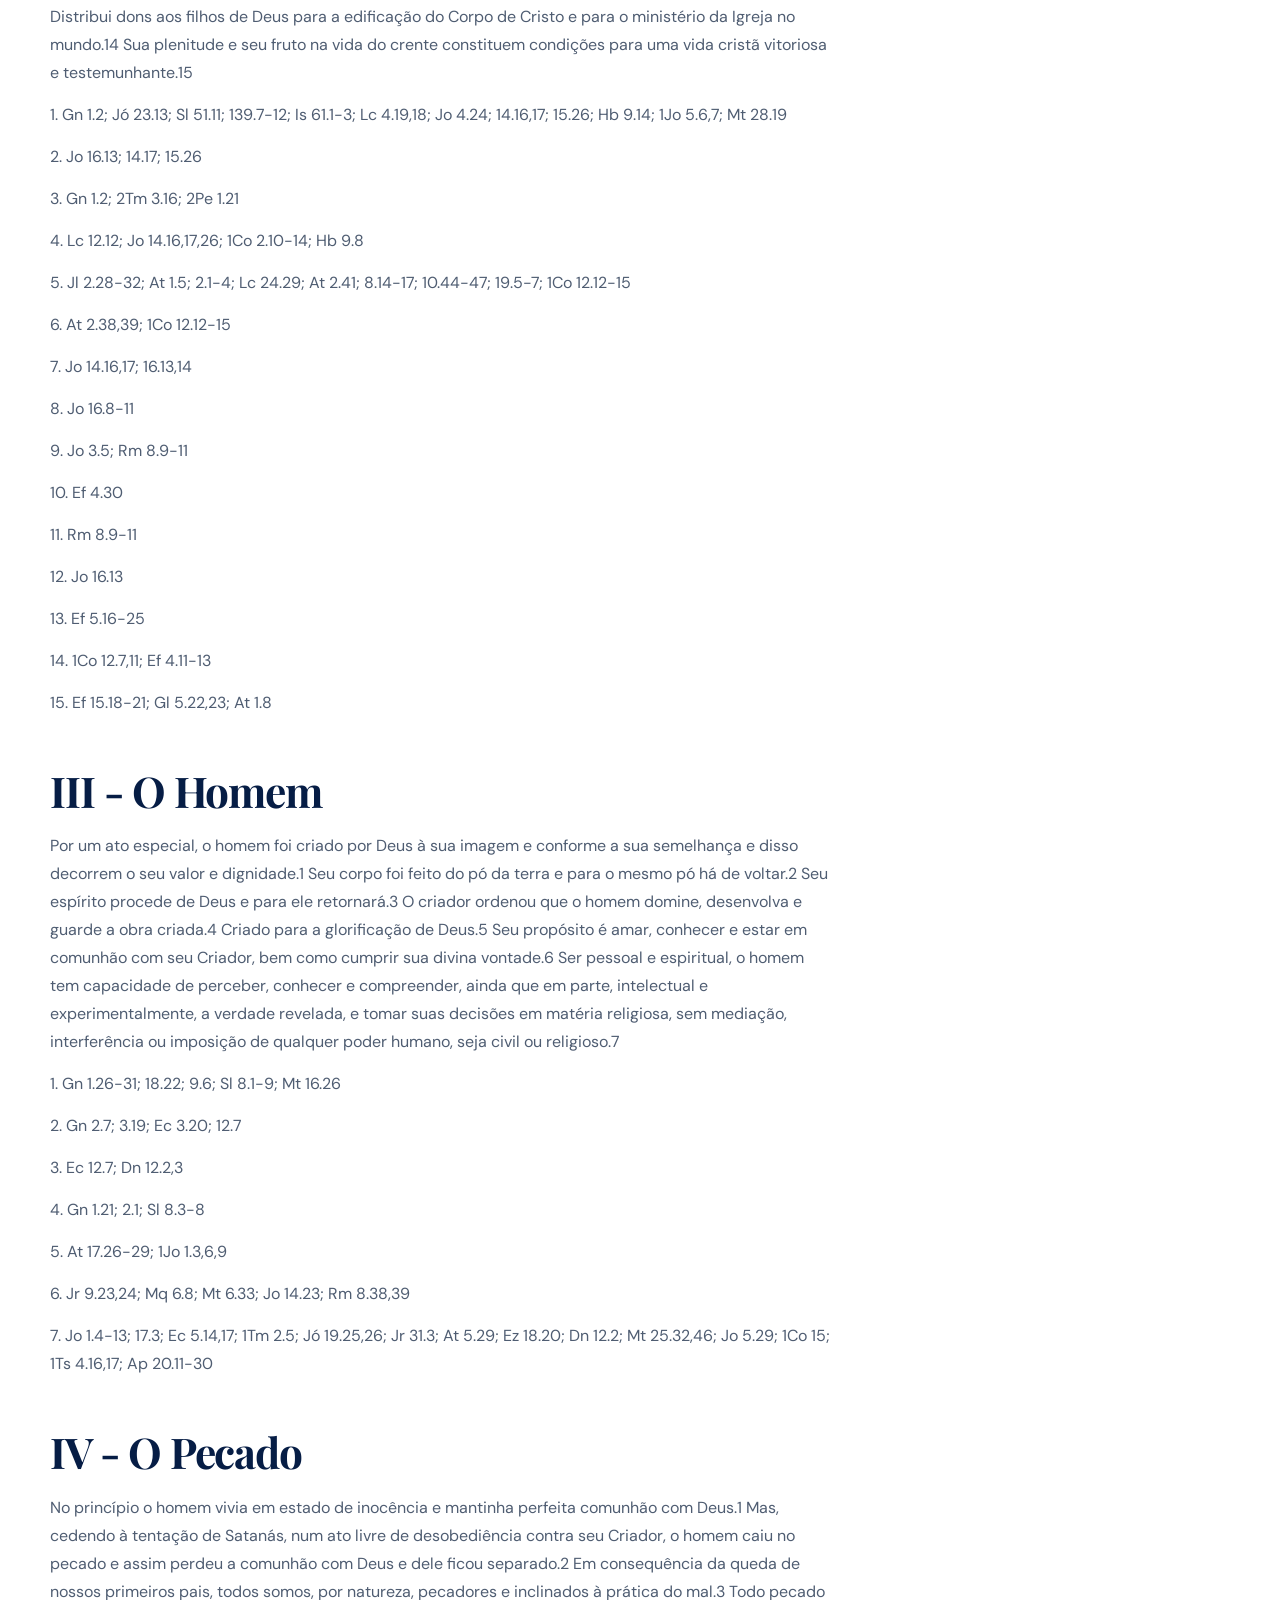
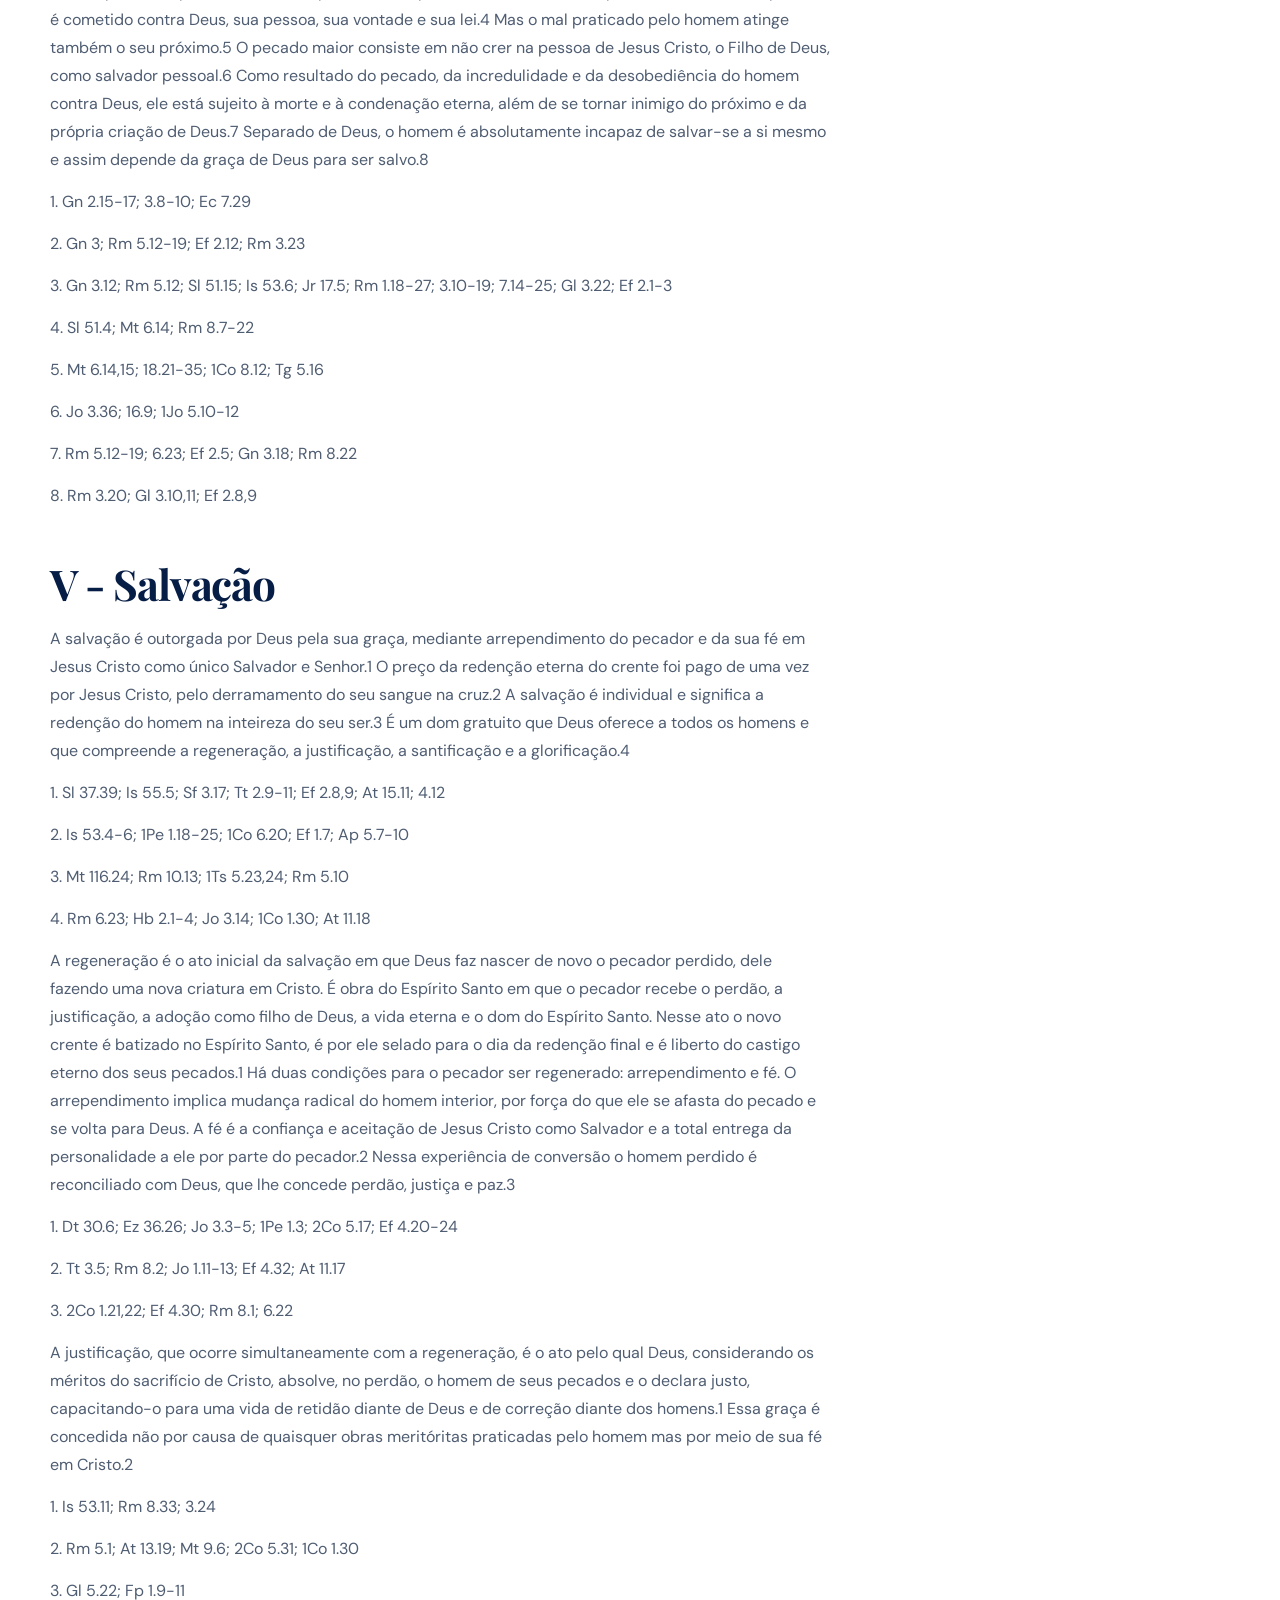
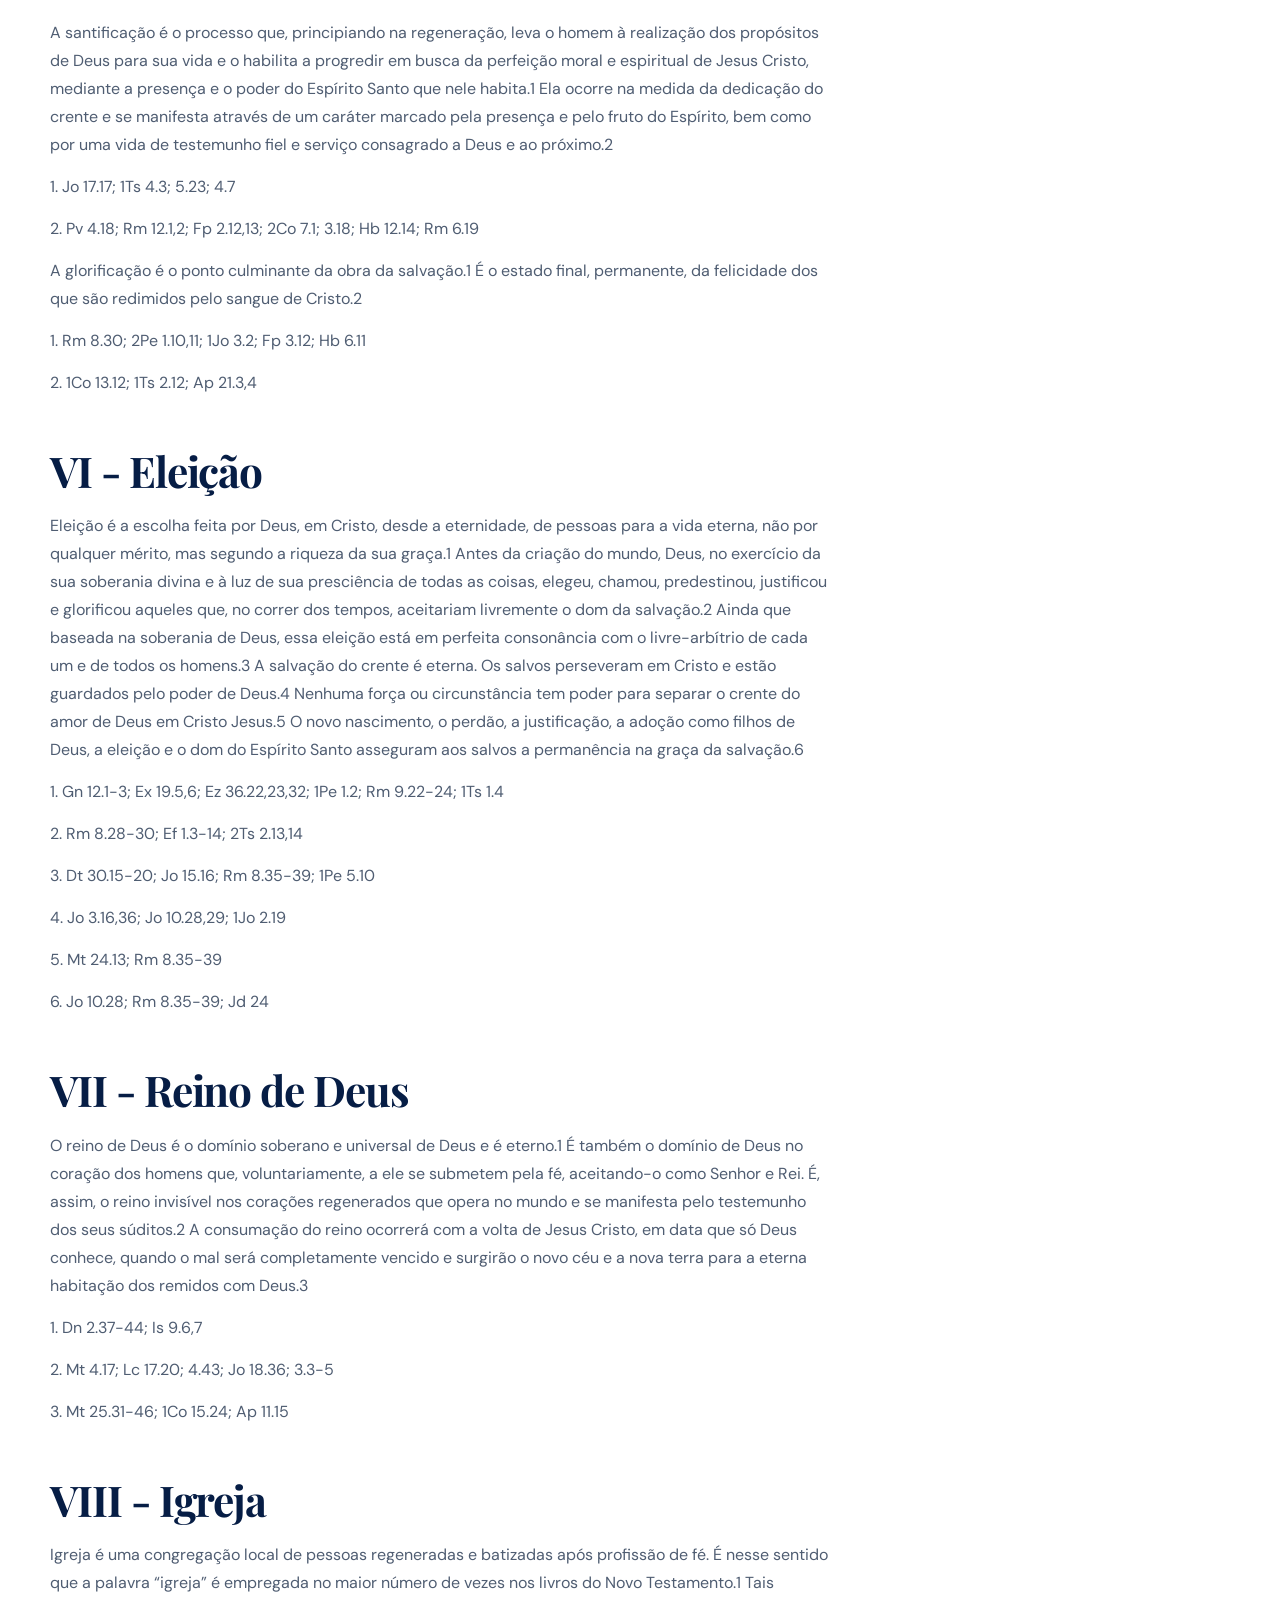
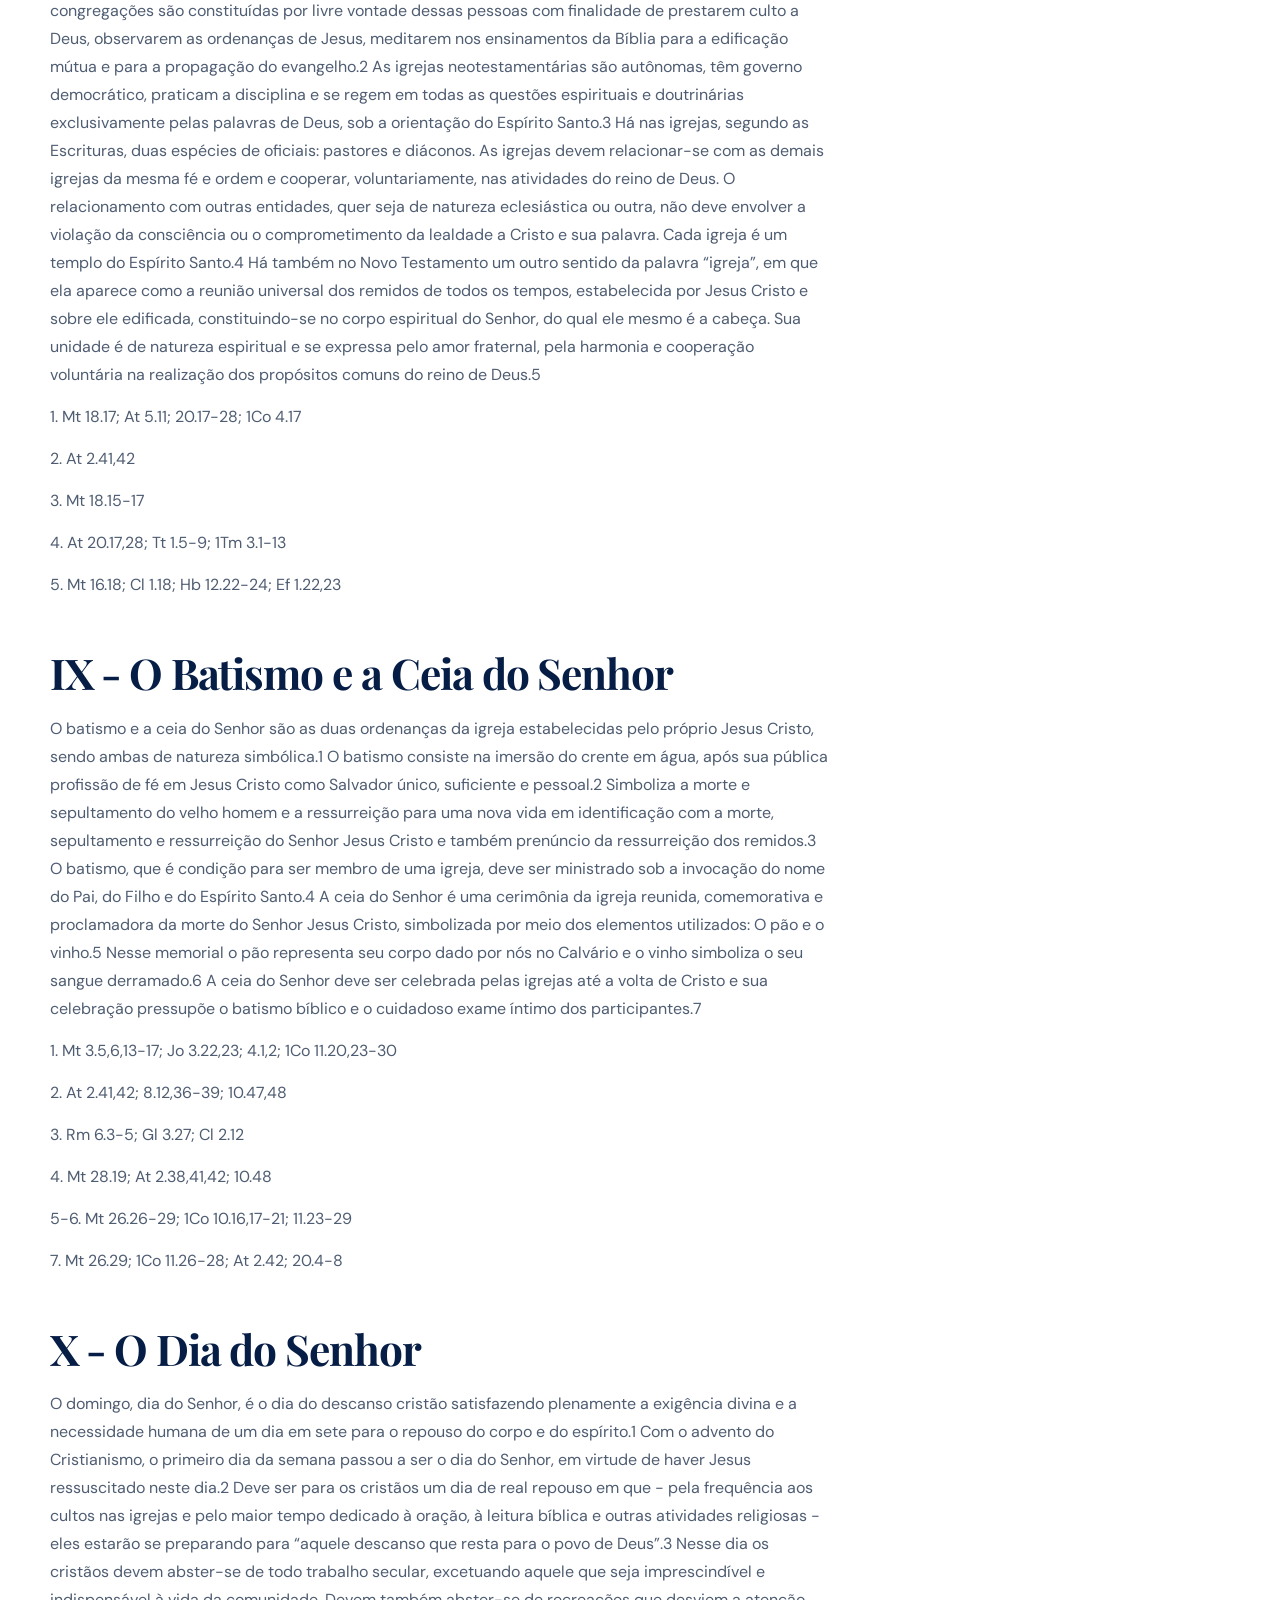
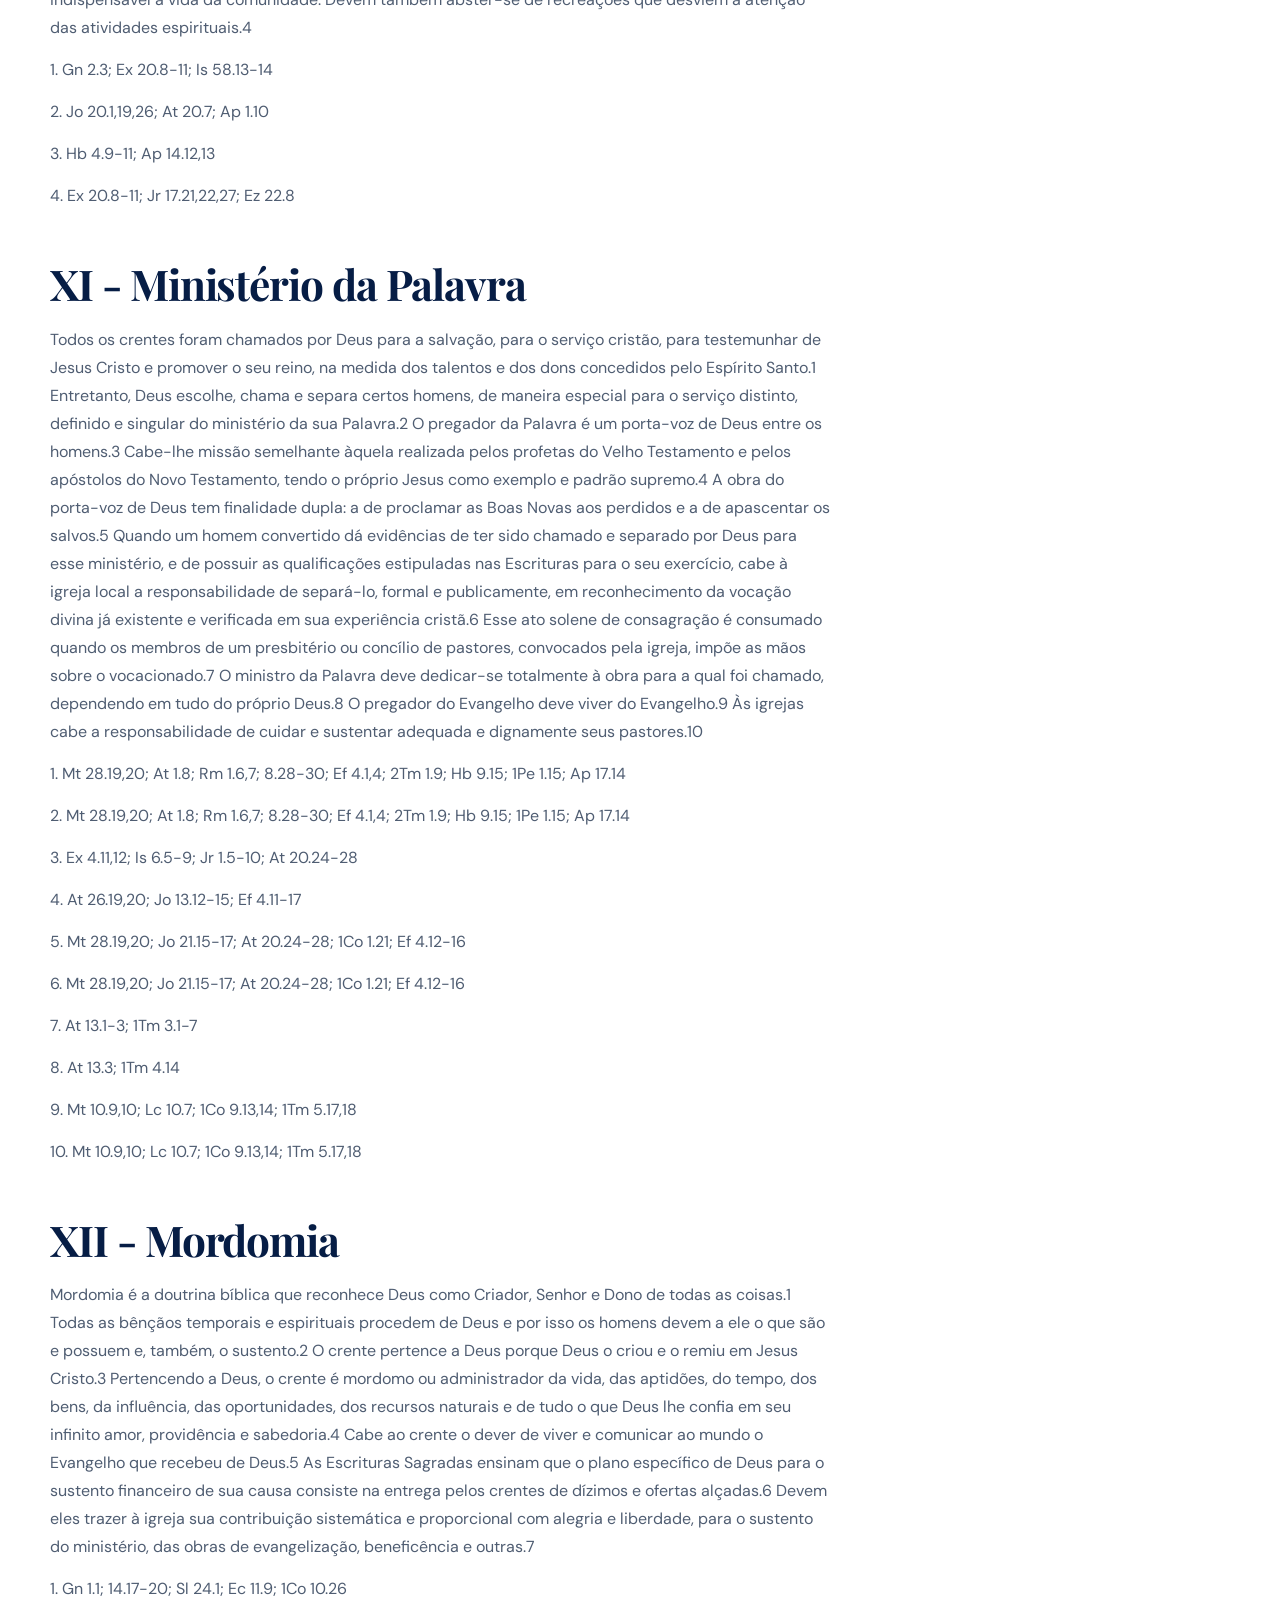
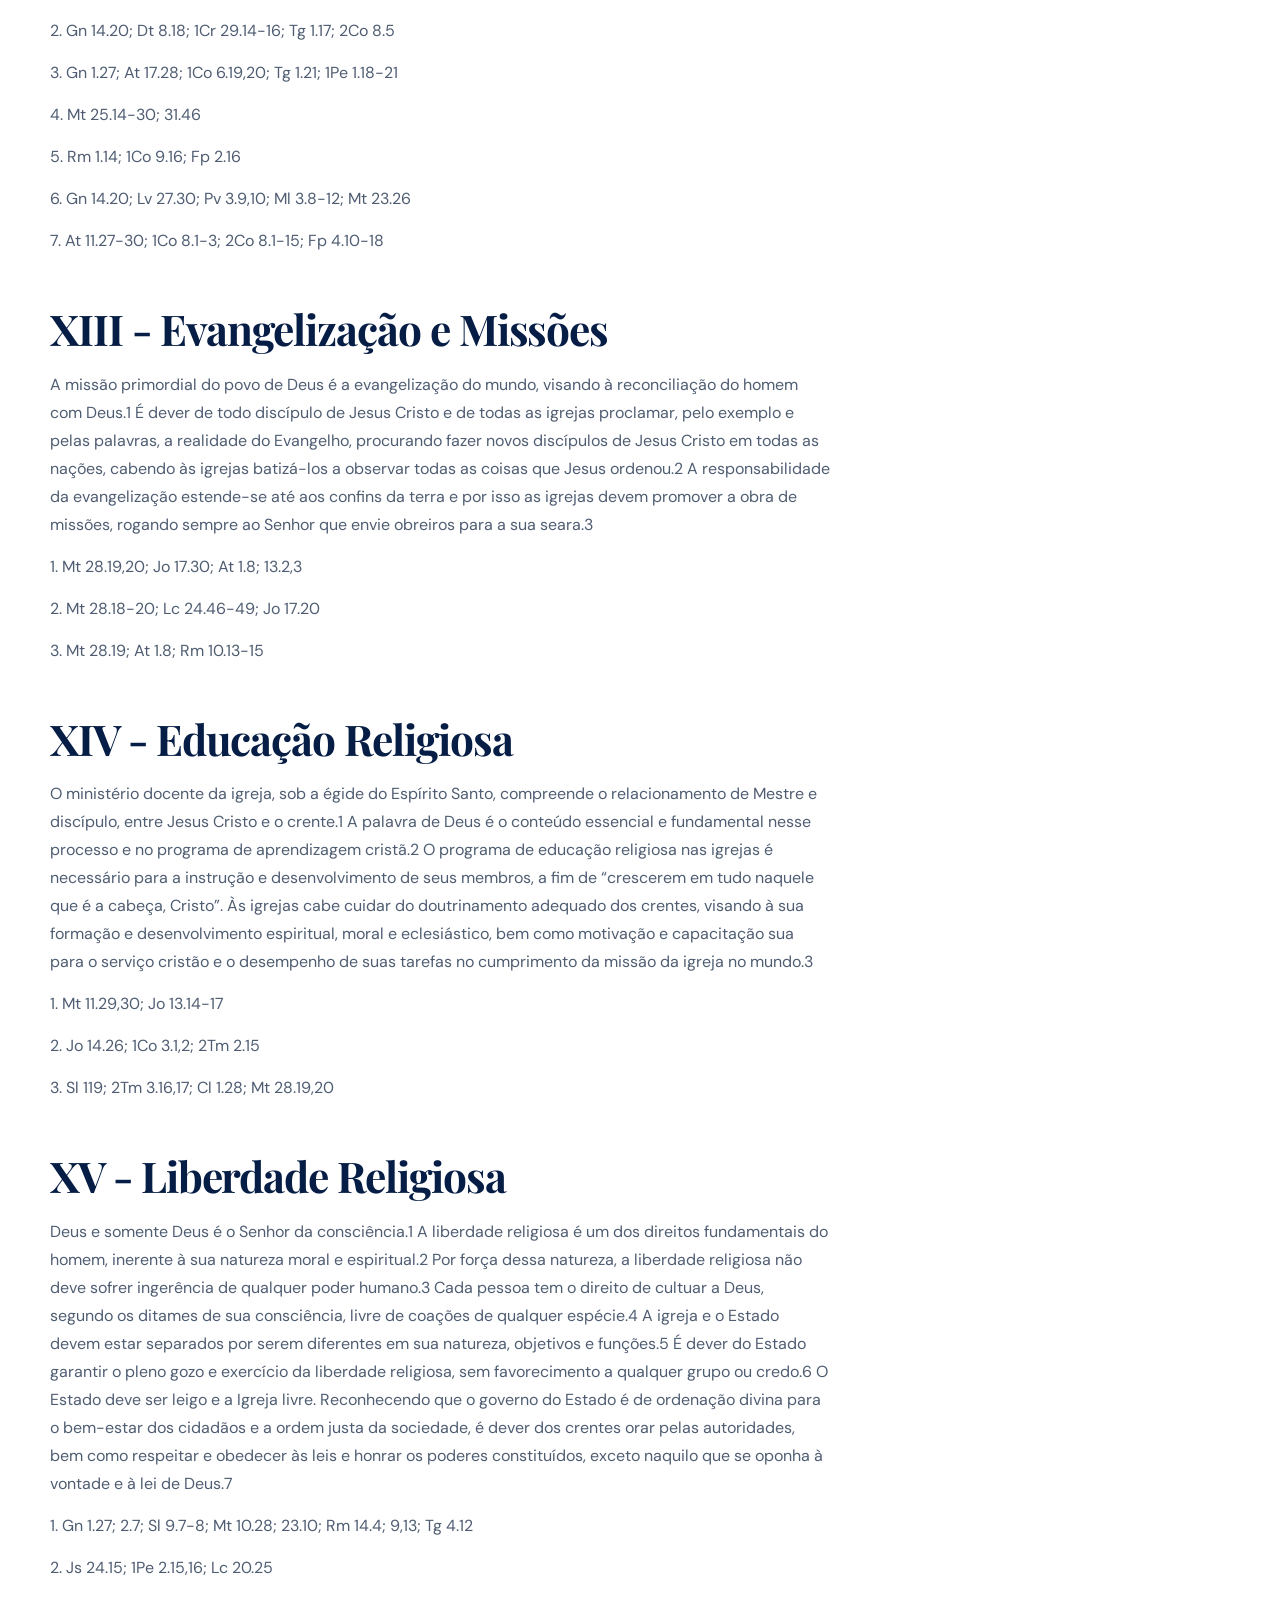
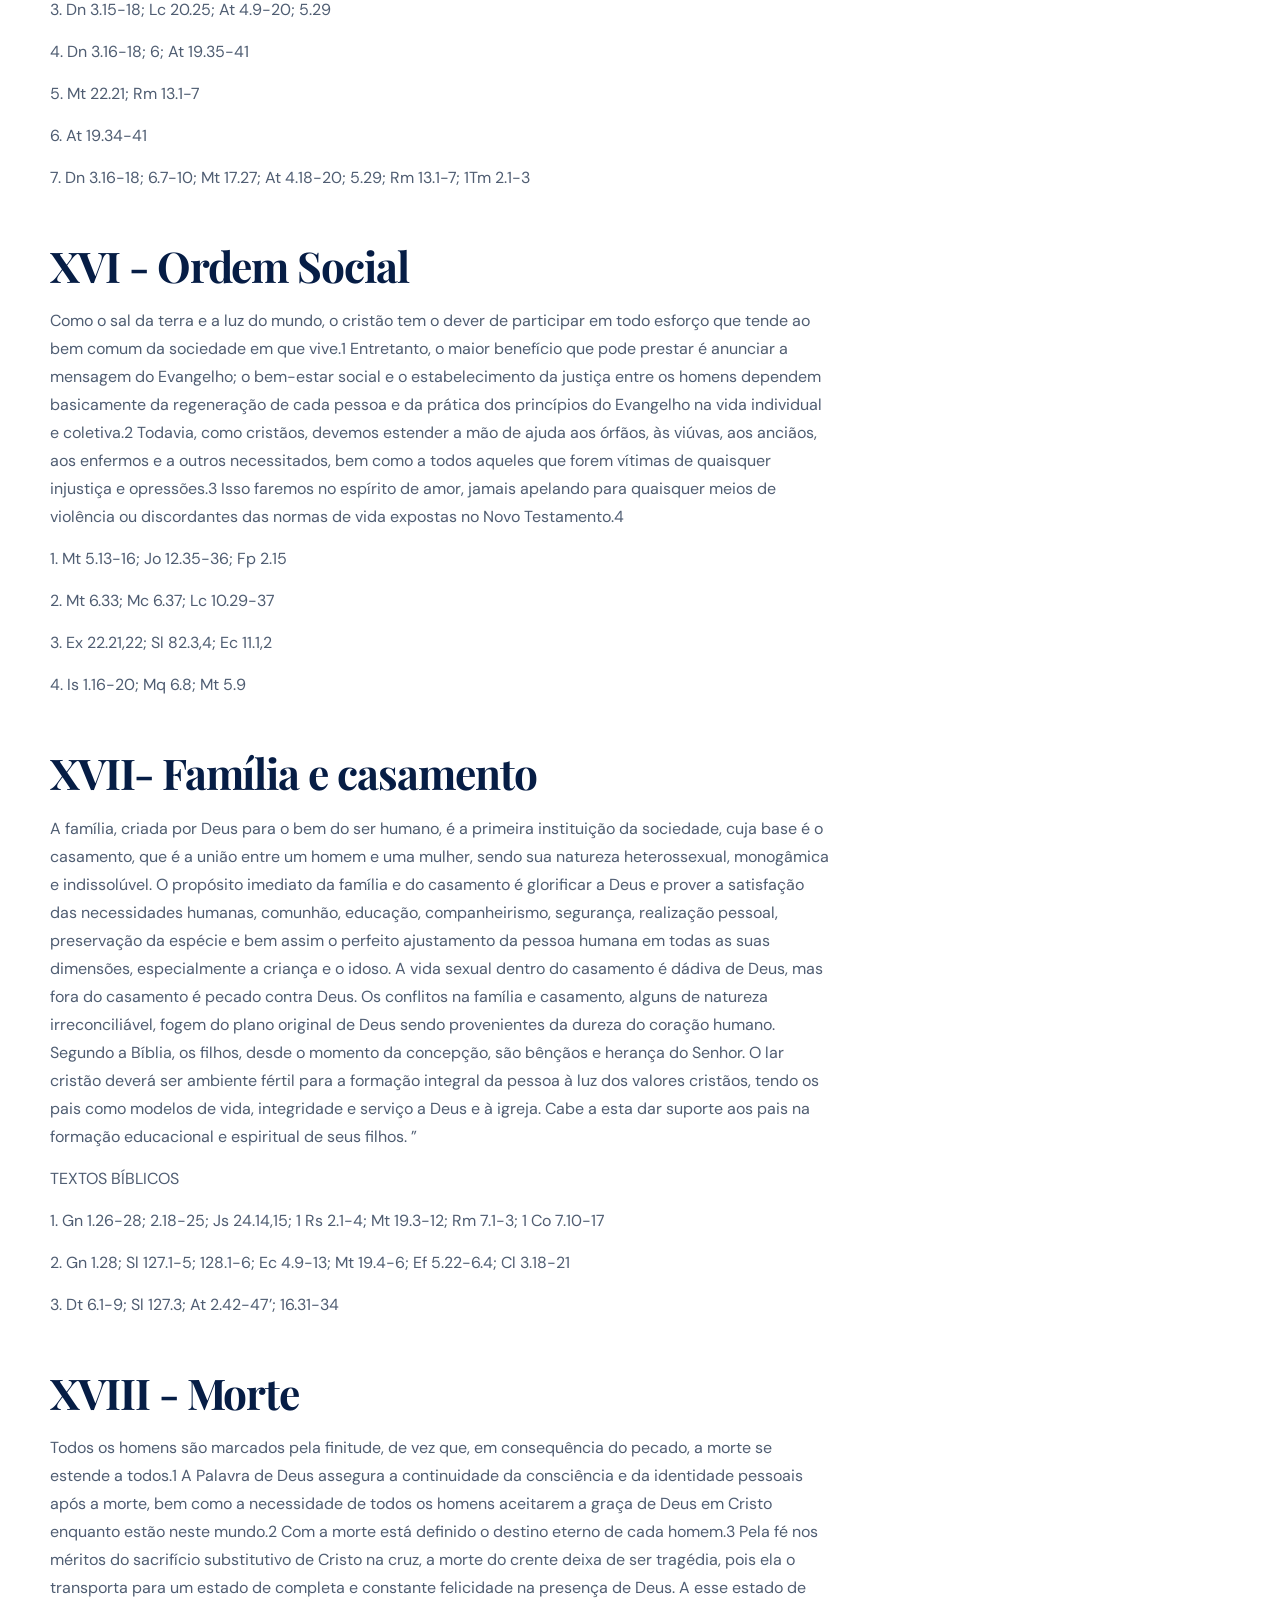
<file: pages/declaracao-doutrinaria.html>
<!doctype html>
<html lang="pt-BR">
<head>
  <meta charset="utf-8"><meta name="viewport" content="width=device-width, initial-scale=1"><meta name="description" content="Declaração Doutrinária da Convenção Batista Brasileira adotada pela Igreja Batista Calvário."><meta name="theme-color" content="#082a62"><title>Declaração Doutrinária | Igreja Batista Calvário</title>
  <link rel="icon" href="../assets/images/brand/logo-ibc.webp" type="image/webp"><link rel="stylesheet" href="../assets/css/styles.css"><script src="../assets/js/main.js" defer></script>
</head>
<body data-page="doutrina">
  <a class="skip-link" href="#conteudo">Ir para o conteúdo</a><div data-site-header></div>
  <main id="conteudo">
    <section class="page-hero"><div class="container page-hero-content"><nav class="breadcrumbs" aria-label="Navegação estrutural"><a href="../index.html">Início</a><span>No que cremos</span></nav><span class="eyebrow">Nossa fé</span><h1>Declaração Doutrinária</h1><p>A fé que confessamos, organizada em dezenove artigos e fundamentada nas Sagradas Escrituras.</p></div></section>
    <section class="section">
      <div class="container content-grid">
        <article class="prose doctrine-source">
          <div class="source-notice"><span class="icon-box"><svg viewBox="0 0 24 24" fill="none" stroke="currentColor" stroke-width="2"><path d="M14 3h7v7M10 14 21 3M21 14v5a2 2 0 0 1-2 2H5a2 2 0 0 1-2-2V5a2 2 0 0 1 2-2h5"/></svg></span><p>Este é o texto integral da Declaração Doutrinária da Convenção Batista Brasileira, mantido com suas referências bíblicas. <a href="https://convencaobatista.com.br/site/pagina.php?MEN_ID=22" target="_blank" rel="noopener noreferrer">Acesse a fonte oficial da CBB</a>.</p></div>
          <!-- DOCTRINE:START -->
<h2 id="introducao">INTRODU&Ccedil;&Atilde;O</h2><p>
Os disc&iacute;pulos de Jesus Cristo que vieram a ser designados pelo nome batista se caracterizavam pela sua fidelidade &agrave;s Escrituras e por isso s&oacute; recebiam em suas comunidades, como membros atuantes, pessoas convertidas pelo Esp&iacute;rito Santo de Deus. Somente essas pessoas eram por eles batizadas e n&atilde;o reconheciam como v&aacute;lido o batismo administrado na inf&acirc;ncia por qualquer grupo crist&atilde;o, pois, para eles, crian&ccedil;as rec&eacute;m-nascidas n&atilde;o podiam ter consci&ecirc;ncia de pecado, regenera&ccedil;&atilde;o, f&eacute; e salva&ccedil;&atilde;o. Para adotarem essas posi&ccedil;&otilde;es eles estavam bem fundamentados nos Evangelhos e nos demais livros do Novo Testamento. A mesma fundamenta&ccedil;&atilde;o tinham todas as outras doutrinas que professavam. Mas sua exig&ecirc;ncia de batismo s&oacute; de convertidos &eacute; que mais chamou a aten&ccedil;&atilde;o do povo e das autoridades, da&iacute; derivando a designa&ccedil;&atilde;o &ldquo;batista&rdquo; que muitos sup&otilde;em ser uma forma simplificada de &ldquo;anabatista&rdquo;, &ldquo;aquele que batiza de novo&rdquo;.</p>
<p>A designa&ccedil;&atilde;o surgiu no s&eacute;culo 17, mas aqueles disc&iacute;pulos de Jesus Cristo estavam espiritualmente ligados a todos os que, atrav&eacute;s dos s&eacute;culos, procuraram permanecer fi&eacute;is aos ensinamentos das Escrituras, repudiando, mesmo com risco da pr&oacute;pria vida, os acr&eacute;scimos e corrup&ccedil;&otilde;es de origem humana.</p>
<p>Atrav&eacute;s dos tempos, os batistas se t&ecirc;m notabilizado pela defesa destes princ&iacute;pios:</p>
<p>1&ordm;) A aceita&ccedil;&atilde;o das Escrituras Sagradas como &uacute;nica regra de f&eacute; e conduta.</p>
<p>2&ordm;) O conceito de igreja como sendo uma comunidade local democr&aacute;tica e aut&ocirc;noma, formada de pessoas regeneradas e biblicamente batizadas.</p>
<p>3&ordm;) A separa&ccedil;&atilde;o entre igreja e Estado.</p>
<p>4&ordm;) A absoluta liberdade de consci&ecirc;ncia.</p>
<p>5&ordm;) A responsabilidade individual diante de Deus.</p>
<p>6&ordm;) A autenticidade e apostolicidade das igrejas.</p>
<p>Caracterizam-se tamb&eacute;m os batistas pela intensa e ativa coopera&ccedil;&atilde;o entre suas igrejas. N&atilde;o havendo nenhum poder que possa constranger a igreja local, a n&atilde;o ser a vontade de Deus, manifestada atrav&eacute;s de seu Santo Esp&iacute;rito, os batistas, baseados nesse princ&iacute;pio da coopera&ccedil;&atilde;o volunt&aacute;ria das igrejas, realizam uma obra geral de miss&otilde;es, em que foram pioneiros entre os evang&eacute;licos nos tempos modernos; de evangeliza&ccedil;&atilde;o, de educa&ccedil;&atilde;o teol&oacute;gica, religiosa e secular; de a&ccedil;&atilde;o social e de benefic&ecirc;ncia. Para a execu&ccedil;&atilde;o desses fins, organizam associa&ccedil;&otilde;es regionais e conven&ccedil;&otilde;es estaduais e nacionais, n&atilde;o tendo estas, no entanto, autoridade sobre as igrejas; devendo suas resolu&ccedil;&otilde;es ser entendidas como sugest&otilde;es ou apelos.</p>
<p>Para os batistas, as Escrituras Sagradas, em particular o Novo Testamento, constituem a &uacute;nica regra de f&eacute; e conduta, mas, de quando em quando, as circunst&acirc;ncias exigem que sejam feitas declara&ccedil;&otilde;es doutrin&aacute;rias que esclare&ccedil;am os esp&iacute;ritos, dissipem d&uacute;vidas e reafirmem posi&ccedil;&otilde;es. Cremos estar vivendo um momento assim no Brasil, quando uma declara&ccedil;&atilde;o desse tipo deve ser formulada, com a exig&ecirc;ncia insubstitu&iacute;vel de ser rigorosamente fundamentada na Palavra de Deus. &Eacute; o que faz agora a Conven&ccedil;&atilde;o Batista Brasileira, nos 19 artigos que seguem:<br>
 </p>
<h2 id="i-escrituras-sagradas">I - Escrituras Sagradas</h2>
<p>A B&iacute;blia &eacute; a Palavra de Deus em linguagem humana.1 &Eacute; o registro da revela&ccedil;&atilde;o que Deus fez de si mesmo aos homens.2 Sendo Deus seu verdadeiro autor, foi escrita por homens inspirados e dirigidos pelo Esp&iacute;rito Santo.3 Tem por finalidade revelar os prop&oacute;sitos de Deus, levar os pecadores &agrave; salva&ccedil;&atilde;o, edificar os crentes e promover a gl&oacute;ria de Deus.4 Seu conte&uacute;do &eacute; a verdade, sem mescla de erro, e por isso &eacute; um perfeito tesouro de instru&ccedil;&atilde;o divina.5 Revela o destino final do mundo e os crit&eacute;rios pelo qual Deus julgar&aacute; todos os homens.6 A B&iacute;blia &eacute; a autoridade &uacute;nica em mat&eacute;ria de religi&atilde;o, fiel padr&atilde;o pelo qual devem ser aferidas as doutrinas e a conduta dos homens.7 Ela deve ser interpretada sempre &agrave; luz da pessoa e dos ensinos de Jesus Cristo.8</p>
<p class="references">1. Sl 119.89; Hb 1.1; Is 40.8; Mt 24.35; Lc 24.44,45; Jo 10.35; Rm 3.2; 1Pe 1.25; 2Pe 1.21</p>
<p class="references">2. Is 40.8; Mt 22.29; Hb 1.1,2; Mt 24.35; Lc 24.44,45; 16.29; Rm 16.25,26; 1Pe 1.25</p>
<p class="references">3. Ex 24.4; 2Sm 23.2; At 3.21; 2Pe 1.21</p>
<p class="references">4. Lc 16.29; Rm 1.16; 2Tm 3.16,17; 1Pe 2.2; Hb 4.12; Ef 6.17; Rm 15.4</p>
<p class="references">5. Sl 19.7-9; 119.105; Pv 30.5; Jo 10.35; 17.17; Rm 3.4; 15.4; 2Tm 3.15-17</p>
<p class="references">6.  Jo 12.47,48; Rm 2.12,13</p>
<p class="references">7. 2Cr 24.19; Sl 19.7-9; Is 34.16; Mt 5.17,18; Is 8.20; At 17.11; Gl 6.16; Fp 3.16; 2Tm 1.13</p>
<p class="references">8. Lc 24.44,45; Mt 5.22,28,32,34,39; 17.5; 11.29,30; Jo 5.39,40; Hb 1.1,2; Jo 1.1,2,14</p>
<h2 id="ii-deus">II - Deus</h2>
<p>O &uacute;nico Deus vivo e verdadeiro &eacute; Esp&iacute;rito pessoal, eterno, infinito e imut&aacute;vel; &eacute; onipotente, onisciente, e onipresente; &eacute; perfeito em santidade, justi&ccedil;a, verdade e amor.1 Ele &eacute; o criador, sustentador, redentor, juiz e Senhor da hist&oacute;ria e do universo, que governa pelo seu poder, dispondo de todas as coisas, de acordo com o seu eterno prop&oacute;sito e gra&ccedil;a.2 Deus &eacute; infinito em santidade e em todas as demais perfei&ccedil;&otilde;es.3 Por isso, a ele devemos todo o amor, culto e obedi&ecirc;ncia.4 Em sua triunidade, o eterno Deus se revela como Pai, Filho e Esp&iacute;rito Santo, pessoas distintas mas sem divis&atilde;o em sua ess&ecirc;ncia.5</p>
<p class="references">1. Dt 6.4; Jr 10.1; Sl 139; 1Co 8.6; 1Tm 2.5,6; Ex 3.14; 6.2,3; Is 43.15; Mt 6.9; Jo 4.24; 1Tm 1.17; Ml 3.6; Tg 1.17; 1Pe 1.16,17</p>
<p class="references">2. Gn 1.1; 17.1; Ex 15.11-18; Is 43.3; At 17.24-26; Ef 3.11; 1Pe 1.17</p>
<p class="references">3. Ex 15.11; Is 6.2; 57.15; J&oacute; 34.10</p>
<p class="references">4. Mt 22.37; Jo 4.23,24; 1Pe 1.15,16</p>
<p class="references">5.  Mt 28.19; Mc 1.9-11; 1Jo 5.7; Rm 15.30; 2Co 13.13; Fp 3.3</p>
<h3>1 - Deus Pai</h3>
<p>Deus, como Criador, manifesta disposi&ccedil;&atilde;o paternal para com todos os homens.1 Historicamente ele se revelou primeiro como pai ao povo de Israel, que escolheu consoante os prop&oacute;sitos de sua gra&ccedil;a.2 Ele &eacute; Pai de Nosso Senhor Jesus Cristo, a quem enviou a este mundo para salvar os pecadores e deles fazer filhos por ado&ccedil;&atilde;o.3 Aqueles que aceitam a Jesus Cristo e nele creem s&atilde;o feitos filhos de Deus, nascidos pelo seu Esp&iacute;rito, e, assim, passam a t&ecirc;-lo como Pai celestial, dele recebendo prote&ccedil;&atilde;o e disciplina.4</p>
<p class="references">1.  Is 64.8; Mt 6.9; 7.11; At 17.26-29; 1Co 8.6; Hb 12.9</p>
<p class="references">2. Ex 4.22,23; Dt 32.6-18; Is 1.2,3; 63.16; Jr 31.9</p>
<p class="references">3. Sl 2.7; Mt 3.17; 17.5; Lc 1.35; Jo 1.12</p>
<p class="references">4. Mt 23.9; Jo 1.12,13; Rm 8.14-17; Gl 3.26; 4.4-7; Hb 12.6-11</p>
<h3>2 - Deus Filho</h3>
<p>Jesus Cristo, um em ess&ecirc;ncia com o Pai, &eacute; o eterno Filho de Deus.1 Nele, por ele e para ele foram criadas todas as coisas.2 Na plenitude dos tempos ele se fez carne, na pessoa real e hist&oacute;rica de Jesus Cristo, gerada pelo Esp&iacute;rito Santo e nascido da Virgem Maria, sendo, em sua pessoa, verdadeiro Deus e verdadeiro homem.3 Jesus &eacute; a imagem expressa do seu Pai, a revela&ccedil;&atilde;o suprema de Deus ao homem.4 Ele honrou e cumpriu plenamente a lei divina e revelou e obedeceu toda a vontade de Deus.5 Identificou-se perfeitamente com os homens, sofrendo o castigo e expiando a culpa de nossos pecados, conquanto ele mesmo n&atilde;o tivesse pecado.6 Para salvar-nos do pecado, morreu na cruz, foi sepultado e ao terceiro dia ressurgiu dentre os mortos e, depois de aparecer muitas vezes a seus disc&iacute;pulos, ascendeu aos c&eacute;us, onde, &agrave; destra do Pai, exerce o seu eterno sumo sacerd&oacute;cio.7 Jesus Cristo &eacute; o &uacute;nico Mediador entre Deus e os homens e o &uacute;nico e suficiente Salvador e Senhor.8 Pelo seu Esp&iacute;rito ele est&aacute; presente e habita no cora&ccedil;&atilde;o de cada crente e na igreja.9 Ele voltar&aacute; visivelmente a este mundo em grande poder e gl&oacute;ria, para julgar os homens e consumar sua obra redentora.10</p>
<p class="references">1. Sl 2.7; 110.1; Mt 1.18-23; 3.17; 8.29; 14.33; 16.16,27; 17.5; Mc 1.1; Lc 4.41; 22.70; Jo 1.1,2; 11.27; 14.7-11; 16.28</p>
<p class="references">2. Jo 1.3; 1Co 8.6; Cl 1.16,17</p>
<p class="references">3.  Is 7.14; Lc 1.35; Jo 1.14; Gl 4.4,5</p>
<p class="references">4. Jo 14.7-9; Mt 11.27; Jo 10.30,38; 12.44-50; Cl 1.15,19; 2.9; Hb 1.3</p>
<p class="references">5. Is 53; Mt 5.17; Hb 5.7-10</p>
<p class="references">6. Rm 8.1-3; Fp 2.1-11; Hb 4.14,15; 1Pe 2.21-25</p>
<p class="references">7. At 1.6-14; Jo 19.30,35; Mt 28.1-6; Lc 24.46; Jo 20.1-20; At 2.22-24; 1Co 15.4-8</p>
<p class="references">8.  Jo 14.6; At 4.12; 1Tm 2.4,5; At 7.55,56; Hb 4.14-16; 10.19-23</p>
<p class="references">9. Mt 28.20; Jo 14.16,17; 15.26; 16.7; 1Co 6.19</p>
<p class="references">10. At 1.11; 1Co 15.24-28; 1Ts 4.14-18; Tt 2.13</p>
<h3>3 - Deus Esp&iacute;rito Santo</h3>
<p>O Esp&iacute;rito Santo, um em ess&ecirc;ncia com o Pai e com o Filho, &eacute; pessoa divina.1 &Eacute; o Esp&iacute;rito da verdade.2 Atuou na cria&ccedil;&atilde;o do mundo e inspirou os homens a escreverem as Sagradas Escrituras.3 Ele ilumina os homens e os capacita a compreenderem a verdade divina.4 No dia de Pentecostes, em cumprimento final da profecia e das promessas quanto &agrave; descida do Esp&iacute;rito Santo, ele se manifestou de maneira singular, quando os primeiros disc&iacute;pulos foram batizados no Esp&iacute;rito, passando a fazer parte do Corpo de Cristo que &eacute; a Igreja. Suas outras manifesta&ccedil;&otilde;es, constantes no livro Atos dos Ap&oacute;stolos, confirmam a evid&ecirc;ncia de universalidade do dom do Esp&iacute;rito Santo a todos os que creem em Cristo.5 O recebimento do Esp&iacute;rito Santo sempre ocorre quando os pecadores se convertem a Jesus Cristo, que os integra, regenerados pelo Esp&iacute;rito, &agrave; igreja.6 Ele d&aacute; testemunho de Jesus Cristo e o glorifica.7 Convence o mundo do pecado, da justi&ccedil;a e do ju&iacute;zo.8 Opera a regenera&ccedil;&atilde;o do pecador perdido.9 Sela o crente para o dia da reden&ccedil;&atilde;o final.10 Habita no crente.11 Guia-o em toda a verdade.12 Capacita-o a obedecer a vontade de Deus.13 Distribui dons aos filhos de Deus para a edifica&ccedil;&atilde;o do Corpo de Cristo e para o minist&eacute;rio da Igreja no mundo.14 Sua plenitude e seu fruto na vida do crente constituem condi&ccedil;&otilde;es para uma vida crist&atilde; vitoriosa e testemunhante.15</p>
<p class="references">1. Gn 1.2; J&oacute; 23.13; Sl 51.11; 139.7-12; Is 61.1-3; Lc 4.19,18; Jo 4.24; 14.16,17; 15.26; Hb 9.14; 1Jo 5.6,7; Mt 28.19</p>
<p class="references">2.  Jo 16.13; 14.17; 15.26</p>
<p class="references">3.  Gn 1.2; 2Tm 3.16; 2Pe 1.21</p>
<p class="references">4. Lc 12.12; Jo 14.16,17,26; 1Co 2.10-14; Hb 9.8</p>
<p class="references">5.  Jl 2.28-32; At 1.5; 2.1-4; Lc 24.29; At 2.41; 8.14-17; 10.44-47; 19.5-7; 1Co 12.12-15</p>
<p class="references">6.  At 2.38,39; 1Co 12.12-15</p>
<p class="references">7.  Jo 14.16,17; 16.13,14</p>
<p class="references">8.  Jo 16.8-11</p>
<p class="references">9.  Jo 3.5; Rm 8.9-11</p>
<p class="references">10.  Ef 4.30</p>
<p class="references">11.  Rm 8.9-11</p>
<p class="references">12.  Jo 16.13</p>
<p class="references">13. Ef 5.16-25</p>
<p class="references">14.  1Co 12.7,11; Ef 4.11-13</p>
<p class="references">15. Ef 15.18-21; Gl 5.22,23; At 1.8</p><h2 id="iii-o-homem">III - O Homem</h2>
<p>Por um ato especial, o homem foi criado por Deus &agrave; sua imagem e conforme a sua semelhan&ccedil;a e disso decorrem o seu valor e dignidade.1 Seu corpo foi feito do p&oacute; da terra e para o mesmo p&oacute; h&aacute; de voltar.2 Seu esp&iacute;rito procede de Deus e para ele retornar&aacute;.3 O criador ordenou que o homem domine, desenvolva e guarde a obra criada.4 Criado para a glorifica&ccedil;&atilde;o de Deus.5 Seu prop&oacute;sito &eacute; amar, conhecer e estar em comunh&atilde;o com seu Criador, bem como cumprir sua divina vontade.6 Ser pessoal e espiritual, o homem tem capacidade de perceber, conhecer e compreender, ainda que em parte, intelectual e experimentalmente, a verdade revelada, e tomar suas decis&otilde;es em mat&eacute;ria religiosa, sem media&ccedil;&atilde;o, interfer&ecirc;ncia ou imposi&ccedil;&atilde;o de qualquer poder humano, seja civil ou religioso.7</p>
<p class="references">1. Gn 1.26-31; 18.22; 9.6; Sl 8.1-9; Mt 16.26</p>
<p class="references">2. Gn 2.7; 3.19; Ec 3.20; 12.7</p>
<p class="references">3. Ec 12.7; Dn 12.2,3</p>
<p class="references">4. Gn 1.21; 2.1; Sl 8.3-8</p>
<p class="references">5. At 17.26-29; 1Jo 1.3,6,9</p>
<p class="references">6.  Jr 9.23,24; Mq 6.8; Mt 6.33; Jo 14.23; Rm 8.38,39</p>
<p class="references">7. Jo 1.4-13; 17.3; Ec 5.14,17; 1Tm 2.5; J&oacute; 19.25,26; Jr 31.3; At 5.29; Ez 18.20; Dn 12.2; Mt 25.32,46; Jo 5.29; 1Co 15; 1Ts 4.16,17; Ap 20.11-30</p>
<h2 id="iv-o-pecado">IV - O Pecado</h2>
<p>No princ&iacute;pio o homem vivia em estado de inoc&ecirc;ncia e mantinha perfeita comunh&atilde;o com Deus.1 Mas, cedendo &agrave; tenta&ccedil;&atilde;o de Satan&aacute;s, num ato livre de desobedi&ecirc;ncia contra seu Criador, o homem caiu no pecado e assim perdeu a comunh&atilde;o com Deus e dele ficou separado.2 Em consequ&ecirc;ncia da queda de nossos primeiros pais, todos somos, por natureza, pecadores e inclinados &agrave; pr&aacute;tica do mal.3 Todo pecado &eacute; cometido contra Deus, sua pessoa, sua vontade e sua lei.4 Mas o mal praticado pelo homem atinge tamb&eacute;m o seu pr&oacute;ximo.5 O pecado maior consiste em n&atilde;o crer na pessoa de Jesus Cristo, o Filho de Deus, como salvador pessoal.6 Como resultado do pecado, da incredulidade e da desobedi&ecirc;ncia do homem contra Deus, ele est&aacute; sujeito &agrave; morte e &agrave; condena&ccedil;&atilde;o eterna, al&eacute;m de se tornar inimigo do pr&oacute;ximo e da pr&oacute;pria cria&ccedil;&atilde;o de Deus.7 Separado de Deus, o homem &eacute; absolutamente incapaz de salvar-se a si mesmo e assim depende da gra&ccedil;a de Deus para ser salvo.8</p>
<p class="references">1. Gn 2.15-17; 3.8-10; Ec 7.29</p>
<p class="references">2. Gn 3; Rm 5.12-19; Ef 2.12; Rm 3.23</p>
<p class="references">3. Gn 3.12; Rm 5.12; Sl 51.15; Is 53.6; Jr 17.5; Rm 1.18-27; 3.10-19; 7.14-25; Gl 3.22; Ef 2.1-3</p>
<p class="references">4. Sl 51.4; Mt 6.14; Rm 8.7-22</p>
<p class="references">5. Mt 6.14,15; 18.21-35; 1Co 8.12; Tg 5.16</p>
<p class="references">6.  Jo 3.36; 16.9; 1Jo 5.10-12</p>
<p class="references">7. Rm 5.12-19; 6.23; Ef 2.5; Gn 3.18; Rm 8.22</p>
<p class="references">8. Rm 3.20; Gl 3.10,11; Ef 2.8,9</p>
<h2 id="v-salvacao">V - Salva&ccedil;&atilde;o</h2>
<p>A salva&ccedil;&atilde;o &eacute; outorgada por Deus pela sua gra&ccedil;a, mediante arrependimento do pecador e da sua f&eacute; em Jesus Cristo como &uacute;nico Salvador e Senhor.1 O pre&ccedil;o da reden&ccedil;&atilde;o eterna do crente foi pago de uma vez por Jesus Cristo, pelo derramamento do seu sangue na cruz.2 A salva&ccedil;&atilde;o &eacute; individual e significa a reden&ccedil;&atilde;o do homem na inteireza do seu ser.3 &Eacute; um dom gratuito que Deus oferece a todos os homens e que compreende a regenera&ccedil;&atilde;o, a justifica&ccedil;&atilde;o, a santifica&ccedil;&atilde;o e a glorifica&ccedil;&atilde;o.4</p>
<p class="references">1. Sl 37.39; Is 55.5; Sf 3.17; Tt 2.9-11; Ef 2.8,9; At 15.11; 4.12</p>
<p class="references">2. Is 53.4-6; 1Pe 1.18-25; 1Co 6.20; Ef 1.7; Ap 5.7-10</p>
<p class="references">3. Mt 116.24; Rm 10.13; 1Ts 5.23,24; Rm 5.10</p>
<p class="references">4. Rm 6.23; Hb 2.1-4; Jo 3.14; 1Co 1.30; At 11.18</p>
<p>A regenera&ccedil;&atilde;o &eacute; o ato inicial da salva&ccedil;&atilde;o em que Deus faz nascer de novo o pecador perdido, dele fazendo uma nova criatura em Cristo. &Eacute; obra do Esp&iacute;rito Santo em que o pecador recebe o perd&atilde;o, a justifica&ccedil;&atilde;o, a ado&ccedil;&atilde;o como filho de Deus, a vida eterna e o dom do Esp&iacute;rito Santo. Nesse ato o novo crente &eacute; batizado no Esp&iacute;rito Santo, &eacute; por ele selado para o dia da reden&ccedil;&atilde;o final e &eacute; liberto do castigo eterno dos seus pecados.1 H&aacute; duas condi&ccedil;&otilde;es para o pecador ser regenerado: arrependimento e f&eacute;. O arrependimento implica mudan&ccedil;a radical do homem interior, por for&ccedil;a do que ele se afasta do pecado e se volta para Deus. A f&eacute; &eacute; a confian&ccedil;a e aceita&ccedil;&atilde;o de Jesus Cristo como Salvador e a total entrega da personalidade a ele por parte do pecador.2 Nessa experi&ecirc;ncia de convers&atilde;o o homem perdido &eacute; reconciliado com Deus, que lhe concede perd&atilde;o, justi&ccedil;a e paz.3</p>
<p class="references">1.  Dt 30.6; Ez 36.26; Jo 3.3-5; 1Pe 1.3; 2Co 5.17; Ef 4.20-24</p>
<p class="references">2.  Tt 3.5; Rm 8.2; Jo 1.11-13; Ef 4.32; At 11.17</p>
<p class="references">3. 2Co 1.21,22; Ef 4.30; Rm 8.1; 6.22</p>
<p>A justifica&ccedil;&atilde;o, que ocorre simultaneamente com a regenera&ccedil;&atilde;o, &eacute; o ato pelo qual Deus, considerando os m&eacute;ritos do sacrif&iacute;cio de Cristo, absolve, no perd&atilde;o, o homem de seus pecados e o declara justo, capacitando-o para uma vida de retid&atilde;o diante de Deus e de corre&ccedil;&atilde;o diante dos homens.1 Essa gra&ccedil;a &eacute; concedida n&atilde;o por causa de quaisquer obras merit&oacute;ritas praticadas pelo homem mas por meio de sua f&eacute; em Cristo.2</p>
<p class="references">1.  Is 53.11; Rm 8.33; 3.24</p>
<p class="references">2. Rm 5.1; At 13.19; Mt 9.6; 2Co 5.31; 1Co 1.30</p>
<p class="references">3. Gl 5.22; Fp 1.9-11</p>
<p>A santifica&ccedil;&atilde;o &eacute; o processo que, principiando na regenera&ccedil;&atilde;o, leva o homem &agrave; realiza&ccedil;&atilde;o dos prop&oacute;sitos de Deus para sua vida e o habilita a progredir em busca da perfei&ccedil;&atilde;o moral e espiritual de Jesus Cristo, mediante a presen&ccedil;a e o poder do Esp&iacute;rito Santo que nele habita.1 Ela ocorre na medida da dedica&ccedil;&atilde;o do crente e se manifesta atrav&eacute;s de um car&aacute;ter marcado pela presen&ccedil;a e pelo fruto do Esp&iacute;rito, bem como por uma vida de testemunho fiel e servi&ccedil;o consagrado a Deus e ao pr&oacute;ximo.2</p>
<p class="references">1.  Jo 17.17; 1Ts 4.3; 5.23; 4.7</p>
<p class="references">2. Pv 4.18; Rm 12.1,2; Fp 2.12,13; 2Co 7.1; 3.18; Hb 12.14; Rm 6.19</p>
<p>A glorifica&ccedil;&atilde;o &eacute; o ponto culminante da obra da salva&ccedil;&atilde;o.1 &Eacute; o estado final, permanente, da felicidade dos que s&atilde;o redimidos pelo sangue de Cristo.2</p>
<p class="references">1. Rm 8.30; 2Pe 1.10,11; 1Jo 3.2; Fp 3.12; Hb 6.11</p>
<p class="references">2. 1Co 13.12; 1Ts 2.12; Ap 21.3,4</p>
<h2 id="vi-eleicao">VI - Elei&ccedil;&atilde;o</h2>
<p>Elei&ccedil;&atilde;o &eacute; a escolha feita por Deus, em Cristo, desde a eternidade, de pessoas para a vida eterna, n&atilde;o por qualquer m&eacute;rito, mas segundo a riqueza da sua gra&ccedil;a.1 Antes da cria&ccedil;&atilde;o do mundo, Deus, no exerc&iacute;cio da sua soberania divina e &agrave; luz de sua presci&ecirc;ncia de todas as coisas, elegeu, chamou, predestinou, justificou e glorificou aqueles que, no correr dos tempos, aceitariam livremente o dom da salva&ccedil;&atilde;o.2 Ainda que baseada na soberania de Deus, essa elei&ccedil;&atilde;o est&aacute; em perfeita conson&acirc;ncia com o livre-arb&iacute;trio de cada um e de todos os homens.3 A salva&ccedil;&atilde;o do crente &eacute; eterna. Os salvos perseveram em Cristo e est&atilde;o guardados pelo poder de Deus.4 Nenhuma for&ccedil;a ou circunst&acirc;ncia tem poder para separar o crente do amor de Deus em Cristo Jesus.5 O novo nascimento, o perd&atilde;o, a justifica&ccedil;&atilde;o, a ado&ccedil;&atilde;o como filhos de Deus, a elei&ccedil;&atilde;o e o dom do Esp&iacute;rito Santo asseguram aos salvos a perman&ecirc;ncia na gra&ccedil;a da salva&ccedil;&atilde;o.6</p>
<p class="references">1. Gn 12.1-3; Ex 19.5,6; Ez 36.22,23,32; 1Pe 1.2; Rm 9.22-24; 1Ts 1.4</p>
<p class="references">2.  Rm 8.28-30; Ef 1.3-14; 2Ts 2.13,14</p>
<p class="references">3. Dt 30.15-20; Jo 15.16; Rm 8.35-39; 1Pe 5.10</p>
<p class="references">4.  Jo 3.16,36; Jo 10.28,29; 1Jo 2.19</p>
<p class="references">5. Mt 24.13; Rm 8.35-39</p>
<p class="references">6.  Jo 10.28; Rm 8.35-39; Jd 24</p>
<h2 id="vii-reino-de-deus">VII - Reino de Deus</h2>
<p>O reino de Deus &eacute; o dom&iacute;nio soberano e universal de Deus e &eacute; eterno.1 &Eacute; tamb&eacute;m o dom&iacute;nio de Deus no cora&ccedil;&atilde;o dos homens que, voluntariamente, a ele se submetem pela f&eacute;, aceitando-o como Senhor e Rei. &Eacute;, assim, o reino invis&iacute;vel nos cora&ccedil;&otilde;es regenerados que opera no mundo e se manifesta pelo testemunho dos seus s&uacute;ditos.2 A consuma&ccedil;&atilde;o do reino ocorrer&aacute; com a volta de Jesus Cristo, em data que s&oacute; Deus conhece, quando o mal ser&aacute; completamente vencido e surgir&atilde;o o novo c&eacute;u e a nova terra para a eterna habita&ccedil;&atilde;o dos remidos com Deus.3</p>
<p class="references">1. Dn 2.37-44; Is 9.6,7</p>
<p class="references">2. Mt 4.17; Lc 17.20; 4.43; Jo 18.36; 3.3-5</p>
<p class="references">3. Mt 25.31-46; 1Co 15.24; Ap 11.15</p>
<h2 id="viii-igreja">VIII - Igreja</h2>
<p>Igreja &eacute; uma congrega&ccedil;&atilde;o local de pessoas regeneradas e batizadas ap&oacute;s profiss&atilde;o de f&eacute;. &Eacute; nesse sentido que a palavra &ldquo;igreja&rdquo; &eacute; empregada no maior n&uacute;mero de vezes nos livros do Novo Testamento.1 Tais congrega&ccedil;&otilde;es s&atilde;o constitu&iacute;das por livre vontade dessas pessoas com finalidade de prestarem culto a Deus, observarem as ordenan&ccedil;as de Jesus, meditarem nos ensinamentos da B&iacute;blia para a edifica&ccedil;&atilde;o m&uacute;tua e para a propaga&ccedil;&atilde;o do evangelho.2 As igrejas neotestament&aacute;rias s&atilde;o aut&ocirc;nomas, t&ecirc;m governo democr&aacute;tico, praticam a disciplina e se regem em todas as quest&otilde;es espirituais e doutrin&aacute;rias exclusivamente pelas palavras de Deus, sob a orienta&ccedil;&atilde;o do Esp&iacute;rito Santo.3 H&aacute; nas igrejas, segundo as Escrituras, duas esp&eacute;cies de oficiais: pastores e di&aacute;conos. As igrejas devem relacionar-se com as demais igrejas da mesma f&eacute; e ordem e cooperar, voluntariamente, nas atividades do reino de Deus. O relacionamento com outras entidades, quer seja de natureza eclesi&aacute;stica ou outra, n&atilde;o deve envolver a viola&ccedil;&atilde;o da consci&ecirc;ncia ou o comprometimento da lealdade a Cristo e sua palavra. Cada igreja &eacute; um templo do Esp&iacute;rito Santo.4 H&aacute; tamb&eacute;m no Novo Testamento um outro sentido da palavra &ldquo;igreja&rdquo;, em que ela aparece como a reuni&atilde;o universal dos remidos de todos os tempos, estabelecida por Jesus Cristo e sobre ele edificada, constituindo-se no corpo espiritual do Senhor, do qual ele mesmo &eacute; a cabe&ccedil;a. Sua unidade &eacute; de natureza espiritual e se expressa pelo amor fraternal, pela harmonia e coopera&ccedil;&atilde;o volunt&aacute;ria na realiza&ccedil;&atilde;o dos prop&oacute;sitos comuns do reino de Deus.5</p>
<p class="references">1. Mt 18.17; At 5.11; 20.17-28; 1Co 4.17</p>
<p class="references">2. At 2.41,42</p>
<p class="references">3. Mt 18.15-17</p>
<p class="references">4. At 20.17,28; Tt 1.5-9; 1Tm 3.1-13</p>
<p class="references">5. Mt 16.18; Cl 1.18; Hb 12.22-24; Ef 1.22,23</p>
<h2 id="ix-o-batismo-e-a-ceia-do-senhor">IX - O Batismo e a Ceia do Senhor</h2>
<p>O batismo e a ceia do Senhor s&atilde;o as duas ordenan&ccedil;as da igreja estabelecidas pelo pr&oacute;prio Jesus Cristo, sendo ambas de natureza simb&oacute;lica.1 O batismo consiste na imers&atilde;o do crente em &aacute;gua, ap&oacute;s sua p&uacute;blica profiss&atilde;o de f&eacute; em Jesus Cristo como Salvador &uacute;nico, suficiente e pessoal.2 Simboliza a morte e sepultamento do velho homem e a ressurrei&ccedil;&atilde;o para uma nova vida em identifica&ccedil;&atilde;o com a morte, sepultamento e ressurrei&ccedil;&atilde;o do Senhor Jesus Cristo e tamb&eacute;m pren&uacute;ncio da ressurrei&ccedil;&atilde;o dos remidos.3 O batismo, que &eacute; condi&ccedil;&atilde;o para ser membro de uma igreja, deve ser ministrado sob a invoca&ccedil;&atilde;o do nome do Pai, do Filho e do Esp&iacute;rito Santo.4 A ceia do Senhor &eacute; uma cerim&ocirc;nia da igreja reunida, comemorativa e proclamadora da morte do Senhor Jesus Cristo, simbolizada por meio dos elementos utilizados: O p&atilde;o e o vinho.5 Nesse memorial o p&atilde;o representa seu corpo dado por n&oacute;s no Calv&aacute;rio e o vinho simboliza o seu sangue derramado.6 A ceia do Senhor deve ser celebrada pelas igrejas at&eacute; a volta de Cristo e sua celebra&ccedil;&atilde;o pressup&otilde;e o batismo b&iacute;blico e o cuidadoso exame &iacute;ntimo dos participantes.7</p>
<p class="references">1. Mt 3.5,6,13-17; Jo 3.22,23; 4.1,2; 1Co 11.20,23-30</p>
<p class="references">2. At 2.41,42; 8.12,36-39; 10.47,48</p>
<p class="references">3. Rm 6.3-5; Gl 3.27; Cl 2.12</p>
<p class="references">4. Mt 28.19; At 2.38,41,42; 10.48</p>
<p>5-6. Mt 26.26-29; 1Co 10.16,17-21; 11.23-29</p>
<p class="references">7. Mt 26.29; 1Co 11.26-28; At 2.42; 20.4-8</p>
<h2 id="x-o-dia-do-senhor">X - O Dia do Senhor</h2>
<p>O domingo, dia do Senhor, &eacute; o dia do descanso crist&atilde;o satisfazendo plenamente a exig&ecirc;ncia divina e a necessidade humana de um dia em sete para o repouso do corpo e do esp&iacute;rito.1 Com o advento do Cristianismo, o primeiro dia da semana passou a ser o dia do Senhor, em virtude de haver Jesus ressuscitado neste dia.2 Deve ser para os crist&atilde;os um dia de real repouso em que - pela frequ&ecirc;ncia aos cultos nas igrejas e pelo maior tempo dedicado &agrave; ora&ccedil;&atilde;o, &agrave; leitura b&iacute;blica e outras atividades religiosas - eles estar&atilde;o se preparando para &ldquo;aquele descanso que resta para o povo de Deus&rdquo;.3 Nesse dia os crist&atilde;os devem abster-se de todo trabalho secular, excetuando aquele que seja imprescind&iacute;vel e indispens&aacute;vel &agrave; vida da comunidade. Devem tamb&eacute;m abster-se de recrea&ccedil;&otilde;es que desviem a aten&ccedil;&atilde;o das atividades espirituais.4</p>
<p class="references">1. Gn 2.3; Ex 20.8-11; Is 58.13-14</p>
<p class="references">2. Jo 20.1,19,26; At 20.7; Ap 1.10</p>
<p class="references">3. Hb 4.9-11; Ap 14.12,13</p>
<p class="references">4. Ex 20.8-11; Jr 17.21,22,27; Ez 22.8</p>
<h2 id="xi-ministerio-da-palavra">XI - Minist&eacute;rio da Palavra</h2>
<p>Todos os crentes foram chamados por Deus para a salva&ccedil;&atilde;o, para o servi&ccedil;o crist&atilde;o, para testemunhar de Jesus Cristo e promover o seu reino, na medida dos talentos e dos dons concedidos pelo Esp&iacute;rito Santo.1 Entretanto, Deus escolhe, chama e separa certos homens, de maneira especial para o servi&ccedil;o distinto, definido e singular do minist&eacute;rio da sua Palavra.2 O pregador da Palavra &eacute; um porta-voz de Deus entre os homens.3 Cabe-lhe miss&atilde;o semelhante &agrave;quela realizada pelos profetas do Velho Testamento e pelos ap&oacute;stolos do Novo Testamento, tendo o pr&oacute;prio Jesus como exemplo e padr&atilde;o supremo.4 A obra do porta-voz de Deus tem finalidade dupla: a de proclamar as Boas Novas aos perdidos e a de apascentar os salvos.5 Quando um homem convertido d&aacute; evid&ecirc;ncias de ter sido chamado e separado por Deus para esse minist&eacute;rio, e de possuir as qualifica&ccedil;&otilde;es estipuladas nas Escrituras para o seu exerc&iacute;cio, cabe &agrave; igreja local a responsabilidade de separ&aacute;-lo, formal e publicamente, em reconhecimento da voca&ccedil;&atilde;o divina j&aacute; existente e verificada em sua experi&ecirc;ncia crist&atilde;.6 Esse ato solene de consagra&ccedil;&atilde;o &eacute; consumado quando os membros de um presbit&eacute;rio ou conc&iacute;lio de pastores, convocados pela igreja, imp&otilde;e as m&atilde;os sobre o vocacionado.7 O ministro da Palavra deve dedicar-se totalmente &agrave; obra para a qual foi chamado, dependendo em tudo do pr&oacute;prio Deus.8 O pregador do Evangelho deve viver do Evangelho.9 &Agrave;s igrejas cabe a responsabilidade de cuidar e sustentar adequada e dignamente seus pastores.10</p>
<p class="references">1.  Mt 28.19,20; At 1.8; Rm 1.6,7; 8.28-30; Ef 4.1,4; 2Tm 1.9; Hb 9.15; 1Pe 1.15; Ap 17.14</p>
<p class="references">2.  Mt 28.19,20; At 1.8; Rm 1.6,7; 8.28-30; Ef 4.1,4; 2Tm 1.9; Hb 9.15; 1Pe 1.15; Ap 17.14</p>
<p class="references">3. Ex 4.11,12; Is 6.5-9; Jr 1.5-10; At 20.24-28</p>
<p class="references">4. At 26.19,20; Jo 13.12-15; Ef 4.11-17</p>
<p class="references">5. Mt 28.19,20; Jo 21.15-17; At 20.24-28; 1Co 1.21; Ef 4.12-16</p>
<p class="references">6. Mt 28.19,20; Jo 21.15-17; At 20.24-28; 1Co 1.21; Ef 4.12-16</p>
<p class="references">7. At 13.1-3; 1Tm 3.1-7</p>
<p class="references">8. At 13.3; 1Tm 4.14</p>
<p class="references">9. Mt 10.9,10; Lc 10.7; 1Co 9.13,14; 1Tm 5.17,18</p>
<p class="references">10. Mt 10.9,10; Lc 10.7; 1Co 9.13,14; 1Tm 5.17,18</p>
<h2 id="xii-mordomia">XII - Mordomia</h2>
<p>Mordomia &eacute; a doutrina b&iacute;blica que reconhece Deus como Criador, Senhor e Dono de todas as coisas.1 Todas as b&ecirc;n&ccedil;&atilde;os temporais e espirituais procedem de Deus e por isso os homens devem a ele o que s&atilde;o e possuem e, tamb&eacute;m, o sustento.2 O crente pertence a Deus porque Deus o criou e o remiu em Jesus Cristo.3 Pertencendo a Deus, o crente &eacute; mordomo ou administrador da vida, das aptid&otilde;es, do tempo, dos bens, da influ&ecirc;ncia, das oportunidades, dos recursos naturais e de tudo o que Deus lhe confia em seu infinito amor, provid&ecirc;ncia e sabedoria.4 Cabe ao crente o dever de viver e comunicar ao mundo o Evangelho que recebeu de Deus.5 As Escrituras Sagradas ensinam que o plano espec&iacute;fico de Deus para o sustento financeiro de sua causa consiste na entrega pelos crentes de d&iacute;zimos e ofertas al&ccedil;adas.6 Devem eles trazer &agrave; igreja sua contribui&ccedil;&atilde;o sistem&aacute;tica e proporcional com alegria e liberdade, para o sustento do minist&eacute;rio, das obras de evangeliza&ccedil;&atilde;o, benefic&ecirc;ncia e outras.7</p>
<p class="references">1. Gn 1.1; 14.17-20; Sl 24.1; Ec 11.9; 1Co 10.26</p>
<p class="references">2. Gn 14.20; Dt 8.18; 1Cr 29.14-16; Tg 1.17; 2Co 8.5</p>
<p class="references">3. Gn 1.27; At 17.28; 1Co 6.19,20; Tg 1.21; 1Pe 1.18-21</p>
<p class="references">4. Mt 25.14-30; 31.46</p>
<p class="references">5. Rm 1.14; 1Co 9.16; Fp 2.16</p>
<p class="references">6. Gn 14.20; Lv 27.30; Pv 3.9,10; Ml 3.8-12; Mt 23.26</p>
<p class="references">7. At 11.27-30; 1Co 8.1-3; 2Co 8.1-15; Fp 4.10-18</p>
<h2 id="xiii-evangelizacao-e-missoes">XIII - Evangeliza&ccedil;&atilde;o e Miss&otilde;es</h2>
<p>A miss&atilde;o primordial do povo de Deus &eacute; a evangeliza&ccedil;&atilde;o do mundo, visando &agrave; reconcilia&ccedil;&atilde;o do homem com Deus.1 &Eacute; dever de todo disc&iacute;pulo de Jesus Cristo e de todas as igrejas proclamar, pelo exemplo e pelas palavras, a realidade do Evangelho, procurando fazer novos disc&iacute;pulos de Jesus Cristo em todas as na&ccedil;&otilde;es, cabendo &agrave;s igrejas batiz&aacute;-los a observar todas as coisas que Jesus ordenou.2 A responsabilidade da evangeliza&ccedil;&atilde;o estende-se at&eacute; aos confins da terra e por isso as igrejas devem promover a obra de miss&otilde;es, rogando sempre ao Senhor que envie obreiros para a sua seara.3</p>
<p class="references">1. Mt 28.19,20; Jo 17.30; At 1.8; 13.2,3</p>
<p class="references">2. Mt 28.18-20; Lc 24.46-49; Jo 17.20</p>
<p class="references">3. Mt 28.19; At 1.8; Rm 10.13-15</p>
<h2 id="xiv-educacao-religiosa">XIV - Educa&ccedil;&atilde;o Religiosa</h2>
<p>O minist&eacute;rio docente da igreja, sob a &eacute;gide do Esp&iacute;rito Santo, compreende o relacionamento de Mestre e disc&iacute;pulo, entre Jesus Cristo e o crente.1 A palavra de Deus &eacute; o conte&uacute;do essencial e fundamental nesse processo e no programa de aprendizagem crist&atilde;.2 O programa de educa&ccedil;&atilde;o religiosa nas igrejas &eacute; necess&aacute;rio para a instru&ccedil;&atilde;o e desenvolvimento de seus membros, a fim de &ldquo;crescerem em tudo naquele que &eacute; a cabe&ccedil;a, Cristo&rdquo;. &Agrave;s igrejas cabe cuidar do doutrinamento adequado dos crentes, visando &agrave; sua forma&ccedil;&atilde;o e desenvolvimento espiritual, moral e eclesi&aacute;stico, bem como motiva&ccedil;&atilde;o e capacita&ccedil;&atilde;o sua para o servi&ccedil;o crist&atilde;o e o desempenho de suas tarefas no cumprimento da miss&atilde;o da igreja no mundo.3</p>
<p class="references">1. Mt 11.29,30; Jo 13.14-17</p>
<p class="references">2. Jo 14.26; 1Co 3.1,2; 2Tm 2.15</p>
<p class="references">3. Sl 119; 2Tm 3.16,17; Cl 1.28; Mt 28.19,20</p>
<h2 id="xv-liberdade-religiosa">XV - Liberdade Religiosa</h2>
<p>Deus e somente Deus &eacute; o Senhor da consci&ecirc;ncia.1 A liberdade religiosa &eacute; um dos direitos fundamentais do homem, inerente &agrave; sua natureza moral e espiritual.2 Por for&ccedil;a dessa natureza, a liberdade religiosa n&atilde;o deve sofrer inger&ecirc;ncia de qualquer poder humano.3 Cada pessoa tem o direito de cultuar a Deus, segundo os ditames de sua consci&ecirc;ncia, livre de coa&ccedil;&otilde;es de qualquer esp&eacute;cie.4 A igreja e o Estado devem estar separados por serem diferentes em sua natureza, objetivos e fun&ccedil;&otilde;es.5 &Eacute; dever do Estado garantir o pleno gozo e exerc&iacute;cio da liberdade religiosa, sem favorecimento a qualquer grupo ou credo.6 O Estado deve ser leigo e a Igreja livre. Reconhecendo que o governo do Estado &eacute; de ordena&ccedil;&atilde;o divina para o bem-estar dos cidad&atilde;os e a ordem justa da sociedade, &eacute; dever dos crentes orar pelas autoridades, bem como respeitar e obedecer &agrave;s leis e honrar os poderes constitu&iacute;dos, exceto naquilo que se oponha &agrave; vontade e &agrave; lei de Deus.7</p>
<p class="references">1. Gn 1.27; 2.7; Sl 9.7-8; Mt 10.28; 23.10; Rm 14.4; 9,13; Tg 4.12</p>
<p class="references">2. Js 24.15; 1Pe 2.15,16; Lc 20.25</p>
<p class="references">3. Dn 3.15-18; Lc 20.25; At 4.9-20; 5.29</p>
<p class="references">4. Dn 3.16-18; 6; At 19.35-41</p>
<p class="references">5. Mt 22.21; Rm 13.1-7</p>
<p class="references">6. At 19.34-41</p>
<p class="references">7. Dn 3.16-18; 6.7-10; Mt 17.27; At 4.18-20; 5.29; Rm 13.1-7; 1Tm 2.1-3</p>
<h2 id="xvi-ordem-social">XVI - Ordem Social</h2>
<p>Como o sal da terra e a luz do mundo, o crist&atilde;o tem o dever de participar em todo esfor&ccedil;o que tende ao bem comum da sociedade em que vive.1 Entretanto, o maior benef&iacute;cio que pode prestar &eacute; anunciar a mensagem do Evangelho; o bem-estar social e o estabelecimento da justi&ccedil;a entre os homens dependem basicamente da regenera&ccedil;&atilde;o de cada pessoa e da pr&aacute;tica dos princ&iacute;pios do Evangelho na vida individual e coletiva.2 Todavia, como crist&atilde;os, devemos estender a m&atilde;o de ajuda aos &oacute;rf&atilde;os, &agrave;s vi&uacute;vas, aos anci&atilde;os, aos enfermos e a outros necessitados, bem como a todos aqueles que forem v&iacute;timas de quaisquer injusti&ccedil;a e opress&otilde;es.3 Isso faremos no esp&iacute;rito de amor, jamais apelando para quaisquer meios de viol&ecirc;ncia ou discordantes das normas de vida expostas no Novo Testamento.4</p>
<p class="references">1. Mt 5.13-16; Jo 12.35-36; Fp 2.15</p>
<p class="references">2. Mt 6.33; Mc 6.37; Lc 10.29-37</p>
<p class="references">3. Ex 22.21,22; Sl 82.3,4; Ec 11.1,2</p>
<p class="references">4. Is 1.16-20; Mq 6.8; Mt 5.9</p>
<h2 id="xvii-familia-e-casamento">XVII- Fam&iacute;lia e casamento</h2>
<p>A fam&iacute;lia, criada por Deus para o bem do ser humano, &eacute; a primeira institui&ccedil;&atilde;o da sociedade, cuja base &eacute; o casamento, que &eacute; a uni&atilde;o entre um homem e uma mulher, sendo sua natureza heterossexual, monog&acirc;mica e indissol&uacute;vel. O prop&oacute;sito imediato da fam&iacute;lia e do casamento &eacute; glorificar a Deus e prover a satisfa&ccedil;&atilde;o das necessidades humanas, comunh&atilde;o, educa&ccedil;&atilde;o, companheirismo, seguran&ccedil;a, realiza&ccedil;&atilde;o pessoal, preserva&ccedil;&atilde;o da esp&eacute;cie e bem assim o perfeito ajustamento da pessoa humana em todas as suas dimens&otilde;es, especialmente a crian&ccedil;a e o idoso. A vida sexual dentro do casamento &eacute; d&aacute;diva de Deus, mas fora do casamento &eacute; pecado contra Deus. Os conflitos na fam&iacute;lia e casamento, alguns de natureza irreconcili&aacute;vel, fogem do plano original de Deus sendo provenientes da dureza do cora&ccedil;&atilde;o humano. Segundo a B&iacute;blia, os filhos, desde o momento da concep&ccedil;&atilde;o, s&atilde;o b&ecirc;n&ccedil;&atilde;os e heran&ccedil;a do Senhor. O lar crist&atilde;o dever&aacute; ser ambiente f&eacute;rtil para a forma&ccedil;&atilde;o integral da pessoa &agrave; luz dos valores crist&atilde;os, tendo os pais como modelos de vida, integridade e servi&ccedil;o a Deus e &agrave; igreja. Cabe a esta dar suporte aos pais na forma&ccedil;&atilde;o educacional e espiritual de seus filhos. &rdquo;</p>
<p>TEXTOS B&Iacute;BLICOS</p>
<p class="references">1. Gn 1.26-28; 2.18-25; Js 24.14,15; 1 Rs 2.1-4; Mt 19.3-12; Rm 7.1-3; 1 Co 7.10-17</p>
<p class="references">2. Gn 1.28; Sl 127.1-5; 128.1-6; Ec 4.9-13; Mt 19.4-6; Ef 5.22-6.4; Cl 3.18-21</p>
<p class="references">3. Dt 6.1-9; Sl 127.3; At 2.42-47&rsquo;; 16.31-34</p>
<h2 id="xviii-morte">XVIII - Morte</h2>
<p>Todos os homens s&atilde;o marcados pela finitude, de vez que, em consequ&ecirc;ncia do pecado, a morte se estende a todos.1 A Palavra de Deus assegura a continuidade da consci&ecirc;ncia e da identidade pessoais ap&oacute;s a morte, bem como a necessidade de todos os homens aceitarem a gra&ccedil;a de Deus em Cristo enquanto est&atilde;o neste mundo.2 Com a morte est&aacute; definido o destino eterno de cada homem.3 Pela f&eacute; nos m&eacute;ritos do sacrif&iacute;cio substitutivo de Cristo na cruz, a morte do crente deixa de ser trag&eacute;dia, pois ela o transporta para um estado de completa e constante felicidade na presen&ccedil;a de Deus. A esse estado de felicidade as Escrituras chamam &ldquo;dormir no Senhor&rdquo;.4 Os incr&eacute;dulos e impenitentes entram, a partir da morte, num estado de separa&ccedil;&atilde;o definitiva de Deus.5 Na Palavra de Deus encontramos claramente expressa a proibi&ccedil;&atilde;o divina da busca de contato com os mortos, bem como a nega&ccedil;&atilde;o da efic&aacute;cia de atos religiosos com rela&ccedil;&atilde;o aos que j&aacute; morreram.6</p>
<p class="references">1. Rm 5.12; 1Co 15.21-26; Hb 9.27; Tg 4.14</p>
<p class="references">2. Lc 16.19-31; Hb 9.27</p>
<p class="references">3. Lc 16.19-31; 23.39-46; Hb 9.27</p>
<p class="references">4. Rm 5.6-11; 14.7-9; 1Co 15.18-20; 2Co 5.14,15; Fp 1.21-23; 1Ts 4.13-17; 2Tm 2.11</p>
<p class="references">5. Lc 16.19-31; Jo 5.28,29</p>
<p class="references">6. Ex 22.18; Lv 19.31; 20.6,27; Dt 18.10; 1Cr 10.13; Is 8.19; Jo 3.18</p>
<h2 id="xix-justos-e-impios">XIX- Justos e &Iacute;mpios</h2>
<p>Deus, no exerc&iacute;cio de sua sabedoria, est&aacute; conduzindo o mundo e a hist&oacute;ria a seu termo final.1 Em cumprimento &agrave; sua promessa, Jesus Cristo voltar&aacute; a este mundo, pessoal e visivelmente, em grande poder e gl&oacute;ria.2 Os mortos em Cristo ser&atilde;o ressuscitados, arrebatados e se unir&atilde;o ao Senhor.3 Os mortos sem Cristo tamb&eacute;m ser&atilde;o ressuscitados.4 Conquanto os crentes j&aacute; estejam justificados pela f&eacute;, todos os homens comparecer&atilde;o perante o tribunal de Jesus Cristo para serem julgados, cada um segundo suas obras, pois atrav&eacute;s destas &eacute; que se manifestam os frutos da f&eacute; ou os da incredulidade.5 Os &iacute;mpios condenados e destinados ao inferno l&aacute; sofrer&atilde;o o castigo eterno, separados de Deus.6 Os justos, com os corpos glorificados, receber&atilde;o seus galard&otilde;es e habitar&atilde;o para sempre no c&eacute;u como o Senhor.7</p>
<p class="references">1. Mt 13.39,40; 28.20; At 3.21; 1Co 15.24-28; Ef 1.10</p>
<p class="references">2. Mt 16.27; Mc 8.38; Lc 17.24; 21.27; At 1.11; 1Ts 4.16; 1Tm 6.14,15; 2Tm 4.1,8</p>
<p class="references">3. Dn 12.2,3; Jo 5.28,29; Rm 8.23; 1Co 15.12-58; Fp 3.20; Cl 3.4</p>
<p class="references">4. Dn 12.2; Jo 5.28,29; At 24.15; 1Co 15.12-24</p>
<p class="references">5. Mt 13.49,50; At 10.42; 1Co 4.5; 2Co 5.10; 2Tm 4.1; Hb 9.27; 2Pe 2.9</p>
<p class="references">6. Dn 12.2,3; Mt 16.27; Mc 9.43-48; Lc 16.26-31; Jo 5.28,29; Rm 6.22,23</p>
<p class="references">7. Dn 12.2,3; Mt 16.27; 25.31-40; Lc 14.14; 16.22,23; Jo 5.28,29; 14.1-3; Rm 6.22,23; 1Co 15.42-44; Ap 22.11,12</p>
          <!-- DOCTRINE:END -->
        </article>
        <aside>
          <div class="sidebar-card"><h3>Navegue pelos artigos</h3><ul class="sidebar-list"><li><a href="#introducao">Introdução</a></li><li><a href="#i-escrituras-sagradas">I · Escrituras Sagradas</a></li><li><a href="#ii-deus">II · Deus</a></li><li><a href="#iii-o-homem">III · O Homem</a></li><li><a href="#iv-o-pecado">IV · O Pecado</a></li><li><a href="#v-salvacao">V · Salvação</a></li><li><a href="#vi-eleicao">VI · Eleição</a></li><li><a href="#vii-reino-de-deus">VII · Reino de Deus</a></li><li><a href="#viii-igreja">VIII · Igreja</a></li><li><a href="#ix-o-batismo-e-a-ceia-do-senhor">IX · Batismo e Ceia</a></li><li><a href="#x-o-dia-do-senhor">X · Dia do Senhor</a></li><li><a href="#xi-ministerio-da-palavra">XI · Ministério da Palavra</a></li><li><a href="#xii-mordomia">XII · Mordomia</a></li><li><a href="#xiii-evangelizacao-e-missoes">XIII · Evangelização e Missões</a></li><li><a href="#xiv-educacao-religiosa">XIV · Educação Religiosa</a></li><li><a href="#xv-liberdade-religiosa">XV · Liberdade Religiosa</a></li><li><a href="#xvi-ordem-social">XVI · Ordem Social</a></li><li><a href="#xvii-familia-e-casamento">XVII · Família e casamento</a></li><li><a href="#xviii-morte">XVIII · Morte</a></li><li><a href="#xix-justos-e-impios">XIX · Justos e Ímpios</a></li></ul></div>
          <div class="sidebar-card"><h3>Fonte oficial</h3><p>Leia e consulte a publicação original no site da Convenção Batista Brasileira.</p><a class="btn btn-primary" href="https://convencaobatista.com.br/site/pagina.php?MEN_ID=22" target="_blank" rel="noopener noreferrer">Abrir site da CBB</a></div>
        </aside>
      </div>
    </section>
  </main><div data-site-footer></div>
</body>
</html>
</file>
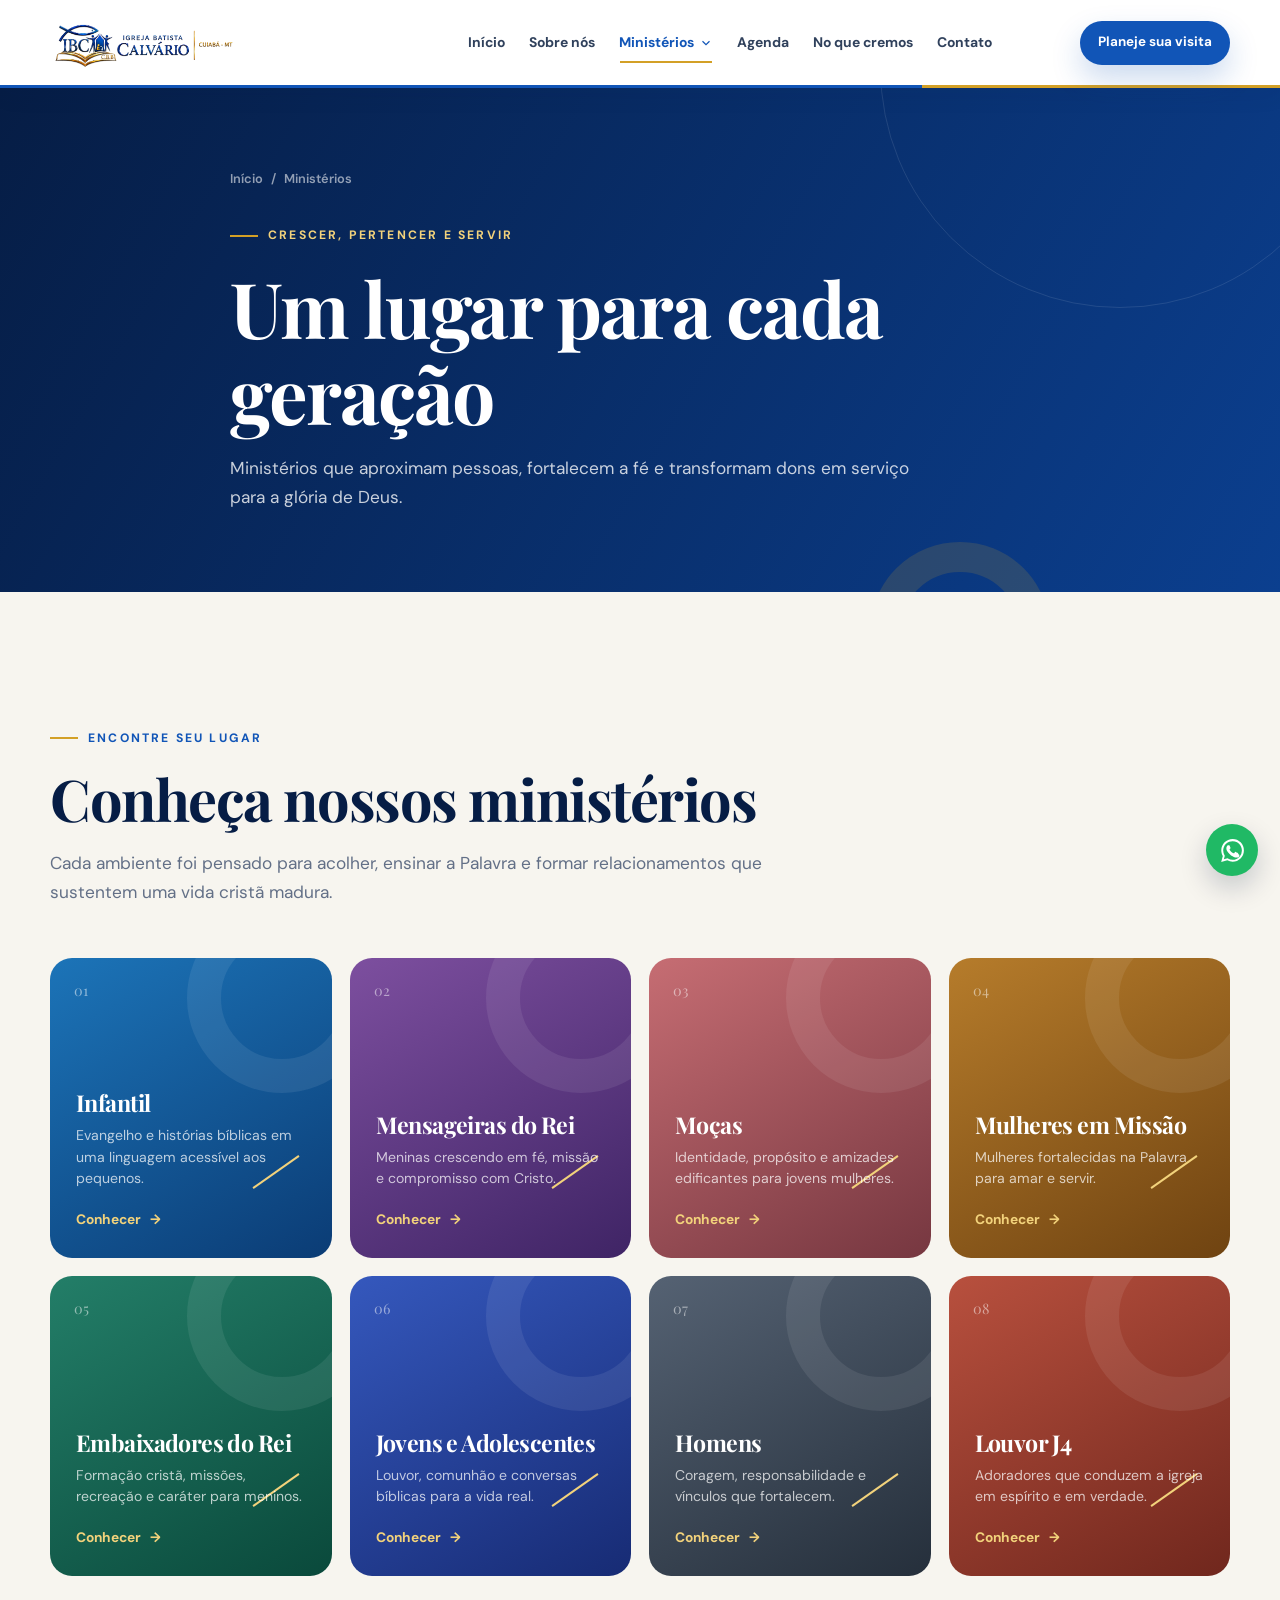
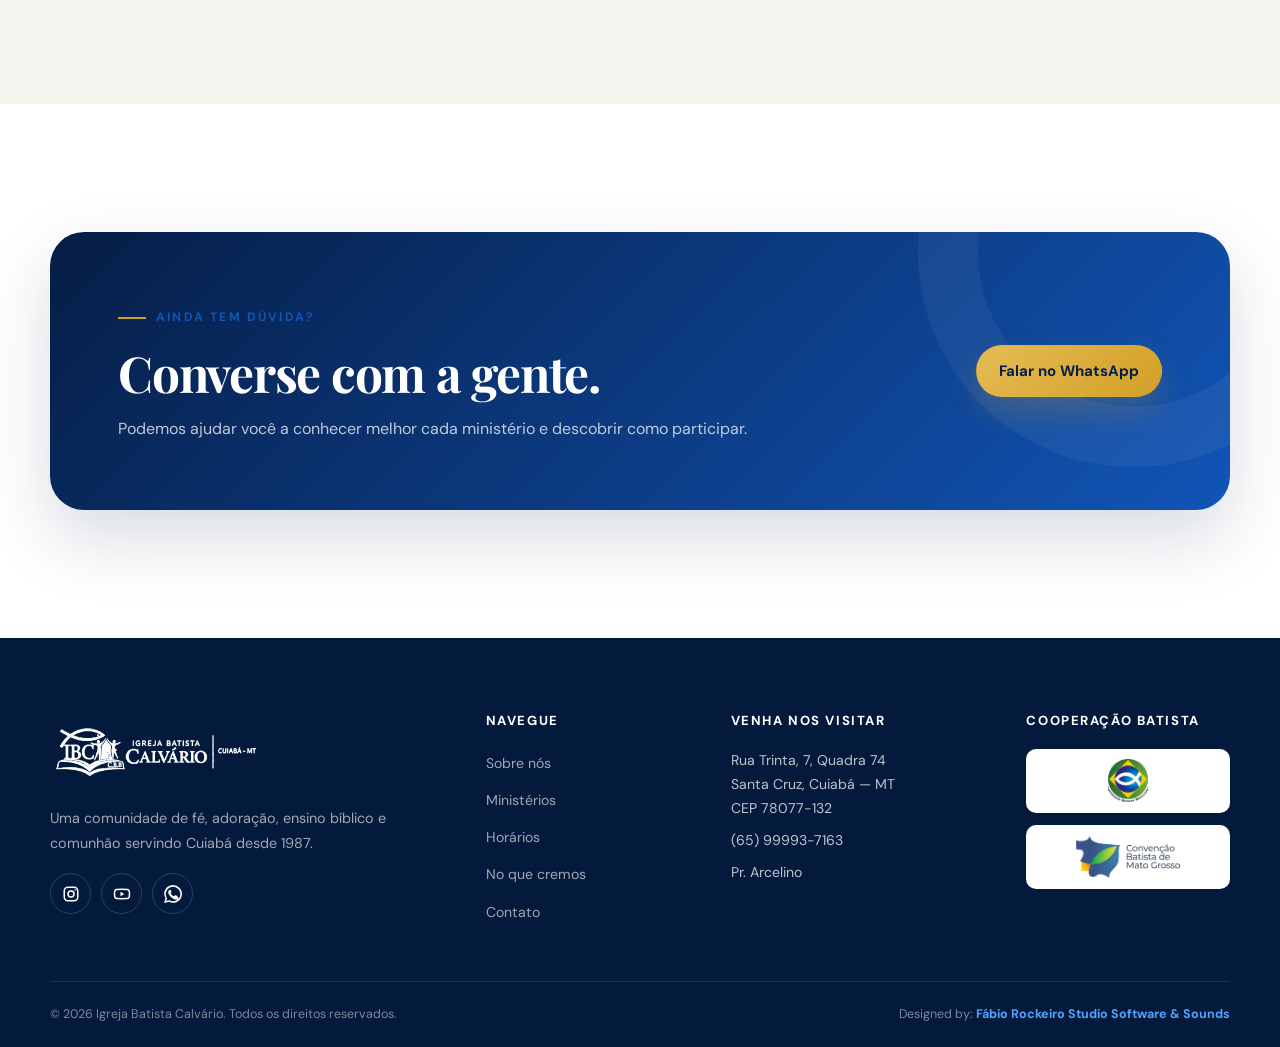
<file: pages/ministerios.html>
<!DOCTYPE html>
<html lang="pt-BR">
<head>
  <meta charset="utf-8"><meta name="viewport" content="width=device-width, initial-scale=1"><meta name="description" content="Conheça os ministérios da Igreja Batista Calvário em Cuiabá para crianças, adolescentes, jovens e adultos."><meta name="theme-color" content="#082a62"><title>Ministérios | Igreja Batista Calvário</title>
  <link rel="icon" href="../assets/images/brand/logo-ibc.webp" type="image/webp"><link rel="stylesheet" href="../assets/css/styles.css"><script src="../assets/js/main.js" defer></script>
</head>
<body data-page="ministerios">
  <a class="skip-link" href="#conteudo">Ir para o conteúdo</a><div data-site-header></div>
  <main id="conteudo">
    <section class="page-hero"><div class="container page-hero-content"><nav class="breadcrumbs" aria-label="Navegação estrutural"><a href="../index.html">Início</a><span>Ministérios</span></nav><span class="eyebrow">Crescer, pertencer e servir</span><h1>Um lugar para cada geração</h1><p>Ministérios que aproximam pessoas, fortalecem a fé e transformam dons em serviço para a glória de Deus.</p></div></section>
    <section class="section section-cream"><div class="container"><div class="section-heading reveal"><span class="eyebrow">Encontre seu lugar</span><h2>Conheça nossos ministérios</h2><p>Cada ambiente foi pensado para acolher, ensinar a Palavra e formar relacionamentos que sustentem uma vida cristã madura.</p></div><div class="ministries-grid">
      <a class="ministry-card reveal" href="ministerios/infantil.html"><span class="ministry-number">01</span><h3>Infantil</h3><p>Evangelho e histórias bíblicas em uma linguagem acessível aos pequenos.</p><span class="text-link">Conhecer</span></a>
      <a class="ministry-card reveal reveal-delay-1" href="ministerios/mensageiras-do-rei.html"><span class="ministry-number">02</span><h3>Mensageiras do Rei</h3><p>Meninas crescendo em fé, missão e compromisso com Cristo.</p><span class="text-link">Conhecer</span></a>
      <a class="ministry-card reveal reveal-delay-2" href="ministerios/mocas.html"><span class="ministry-number">03</span><h3>Moças</h3><p>Identidade, propósito e amizades edificantes para jovens mulheres.</p><span class="text-link">Conhecer</span></a>
      <a class="ministry-card reveal reveal-delay-3" href="ministerios/mulheres-em-missao.html"><span class="ministry-number">04</span><h3>Mulheres em Missão</h3><p>Mulheres fortalecidas na Palavra para amar e servir.</p><span class="text-link">Conhecer</span></a>
      <a class="ministry-card reveal" href="ministerios/embaixadores-do-rei.html"><span class="ministry-number">05</span><h3>Embaixadores do Rei</h3><p>Formação cristã, missões, recreação e caráter para meninos.</p><span class="text-link">Conhecer</span></a>
      <a class="ministry-card reveal reveal-delay-1" href="ministerios/jovens-e-adolescentes.html"><span class="ministry-number">06</span><h3>Jovens e Adolescentes</h3><p>Louvor, comunhão e conversas bíblicas para a vida real.</p><span class="text-link">Conhecer</span></a>
      <a class="ministry-card reveal reveal-delay-2" href="ministerios/homens.html"><span class="ministry-number">07</span><h3>Homens</h3><p>Coragem, responsabilidade e vínculos que fortalecem.</p><span class="text-link">Conhecer</span></a>
      <a class="ministry-card reveal reveal-delay-3" href="ministerios/louvor-j4.html"><span class="ministry-number">08</span><h3>Louvor J4</h3><p>Adoradores que conduzem a igreja em espírito e em verdade.</p><span class="text-link">Conhecer</span></a>
    </div></div></section>
    <section class="section"><div class="container cta-panel reveal"><div><span class="eyebrow">Ainda tem dúvida?</span><h2>Converse com a gente.</h2><p>Podemos ajudar você a conhecer melhor cada ministério e descobrir como participar.</p></div><div class="button-row"><a class="btn btn-gold" href="https://wa.me/5565999937163" target="_blank" rel="noopener noreferrer">Falar no WhatsApp</a></div></div></section>
  </main><div data-site-footer></div>
</body>
</html>
</file>
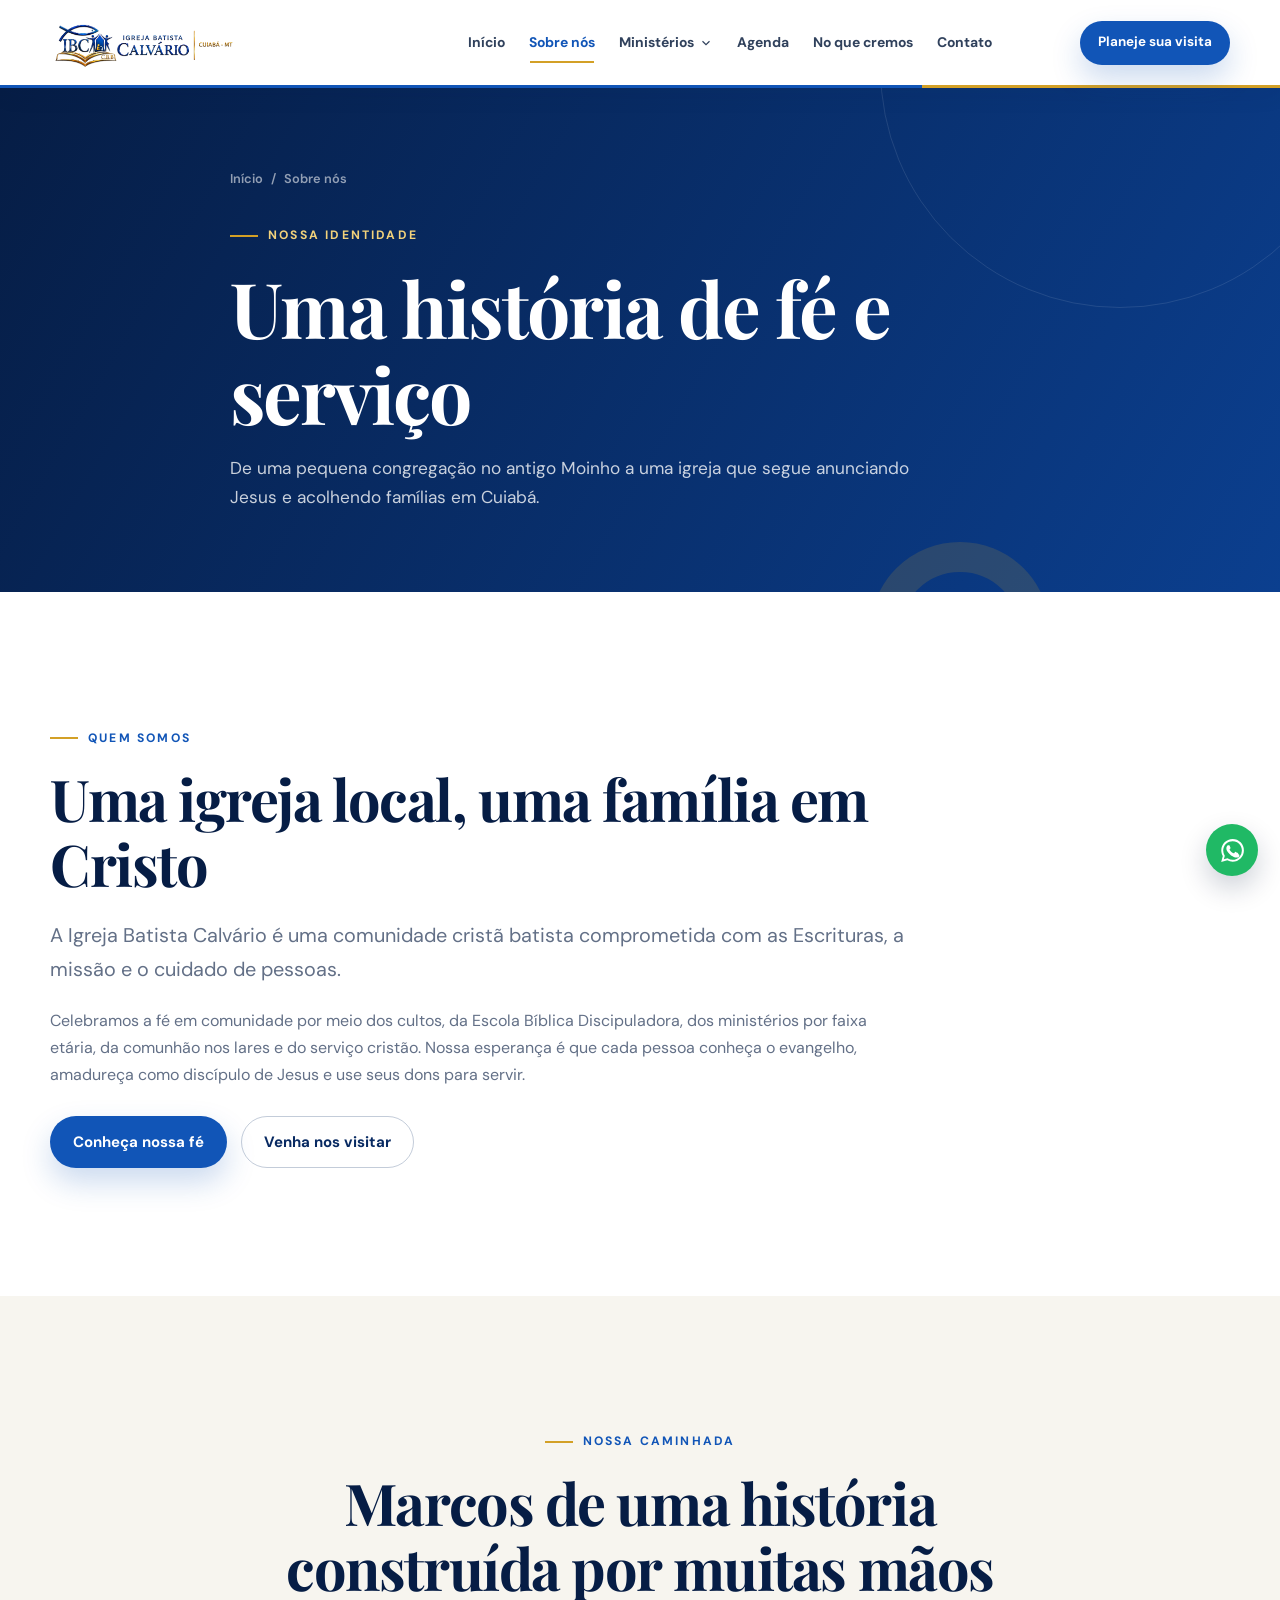
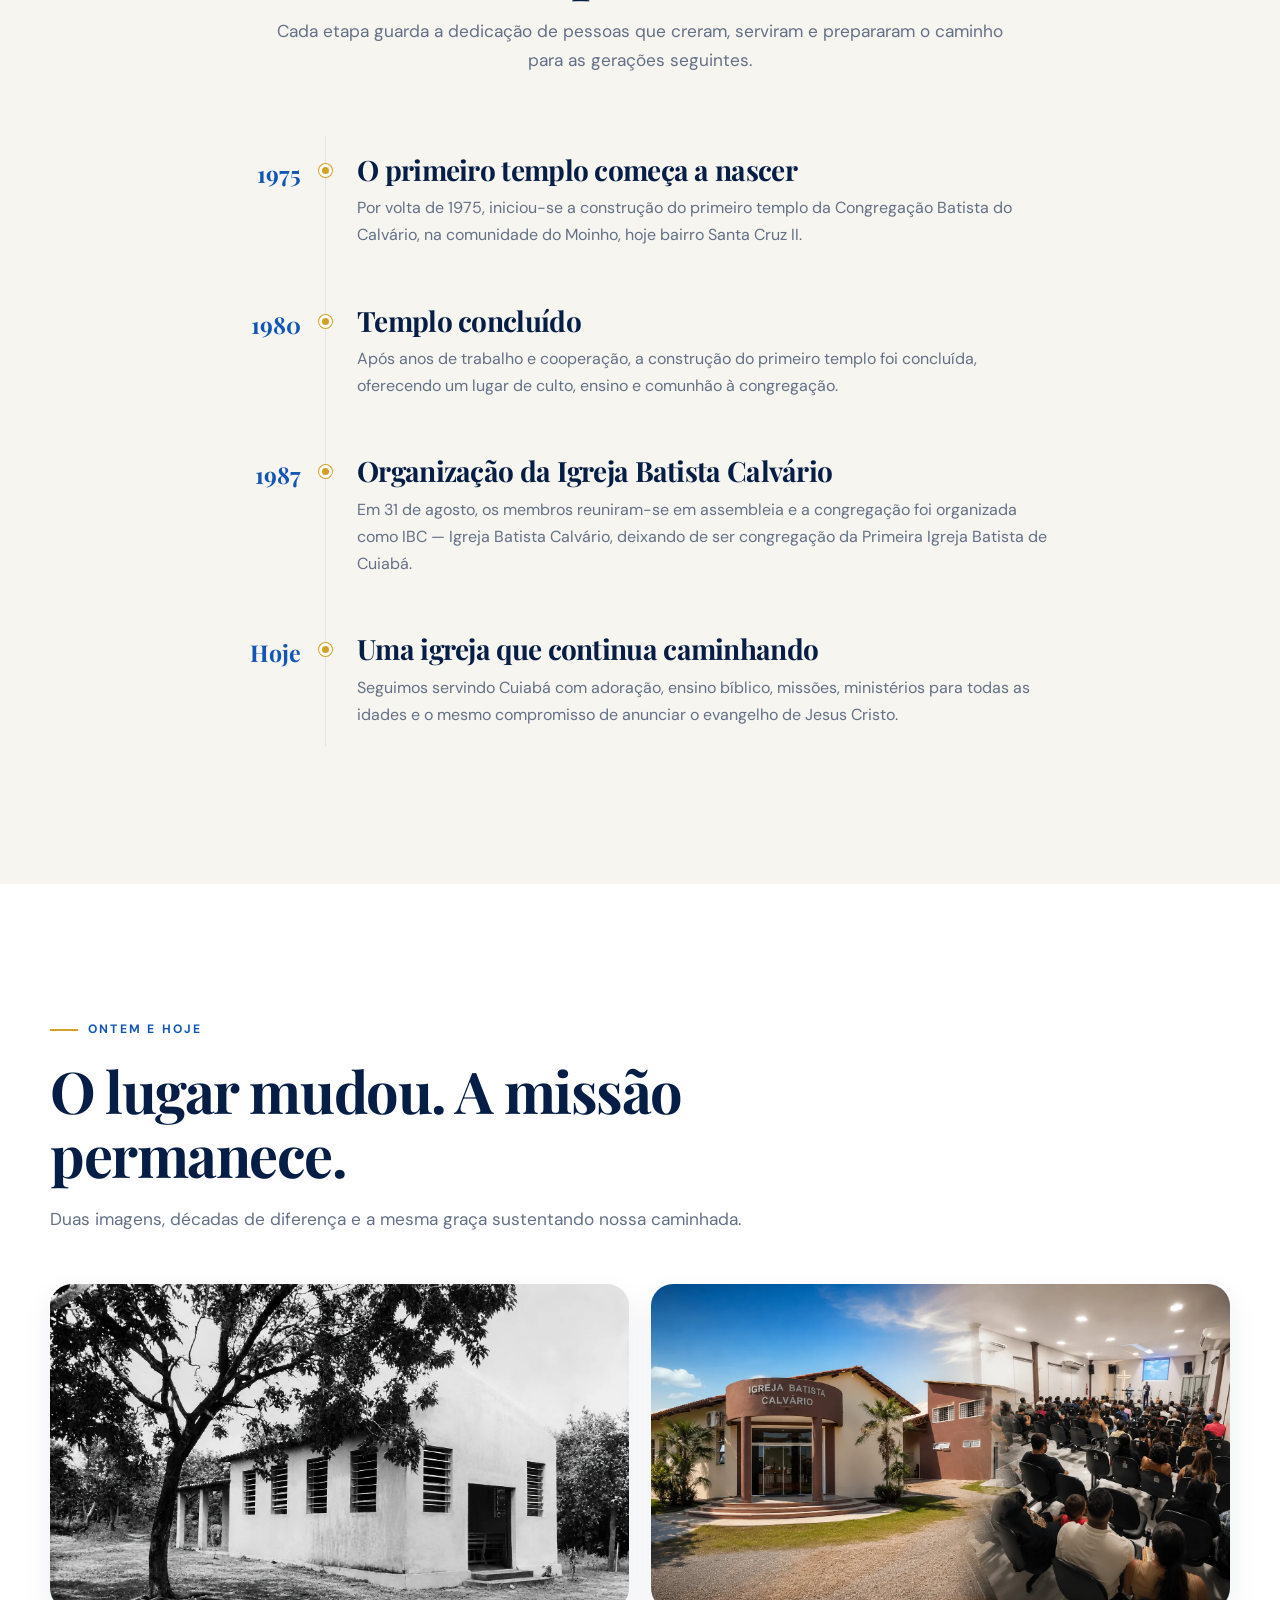
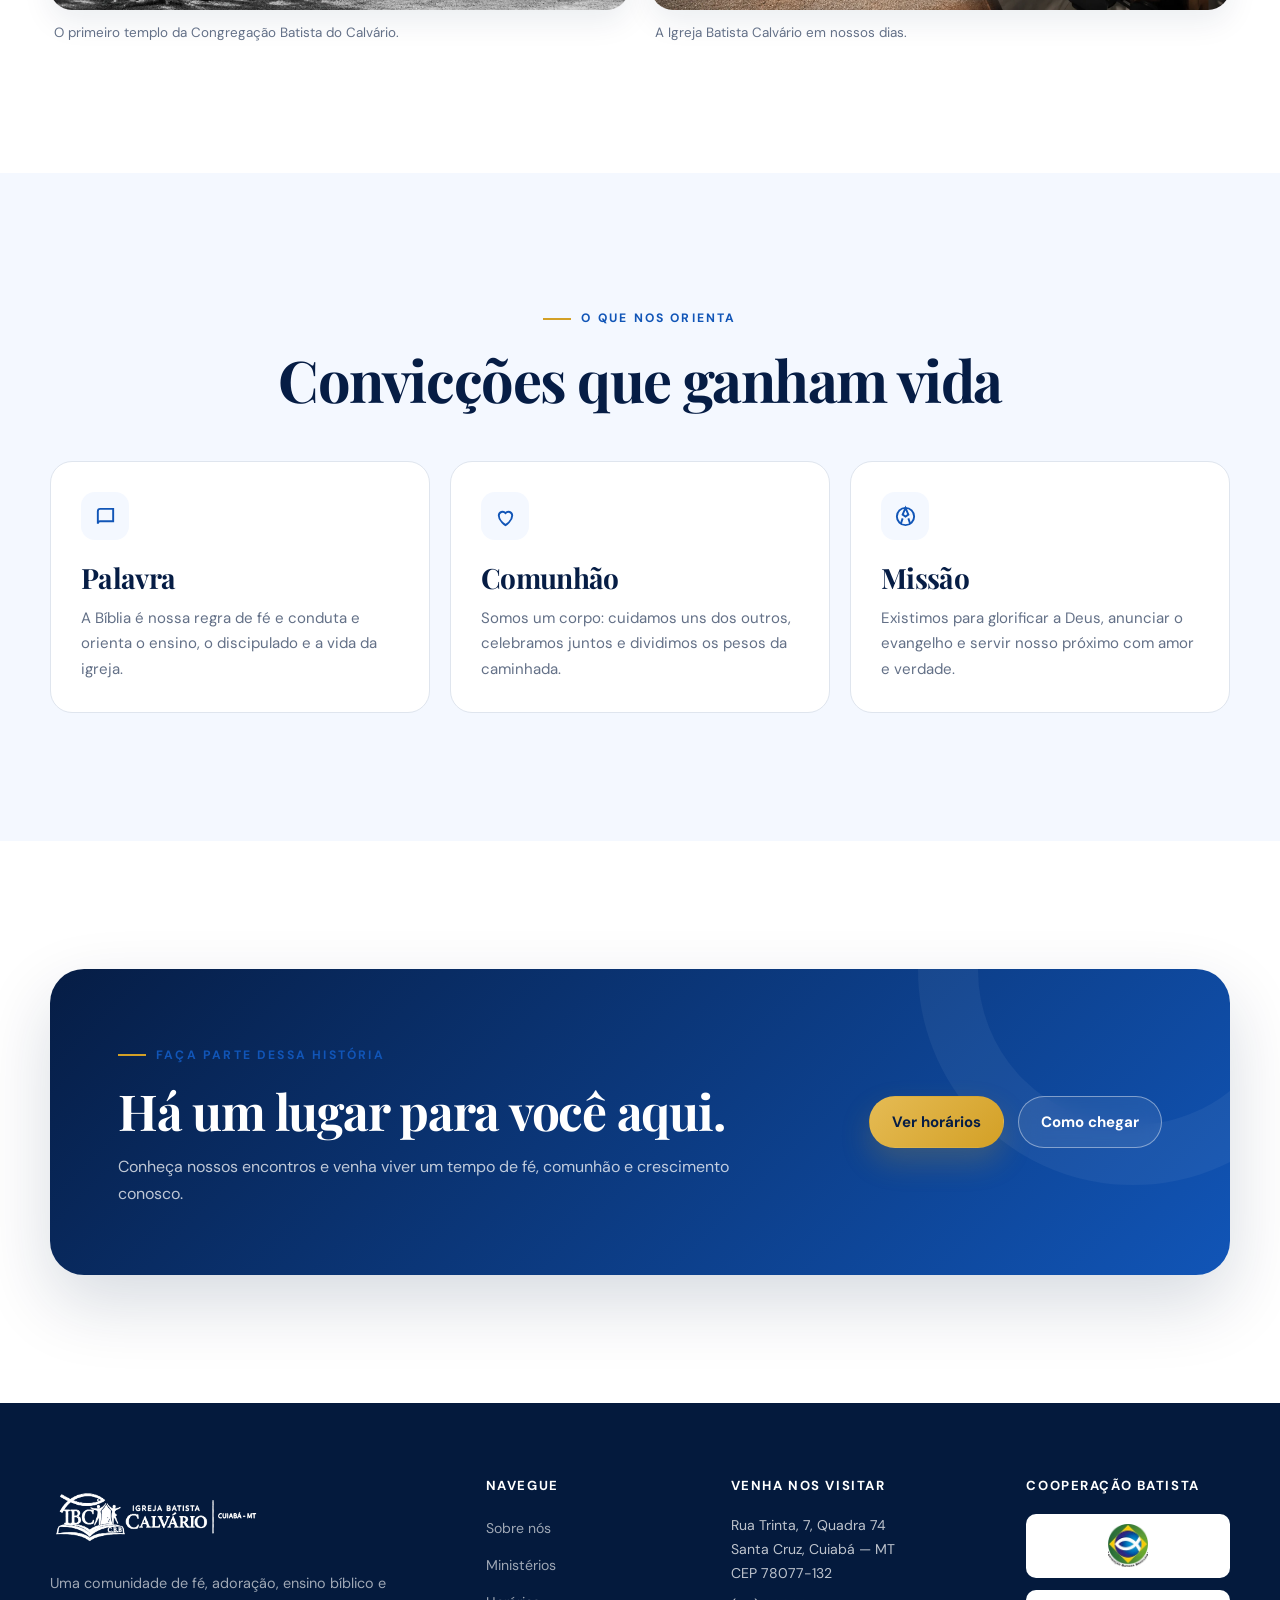
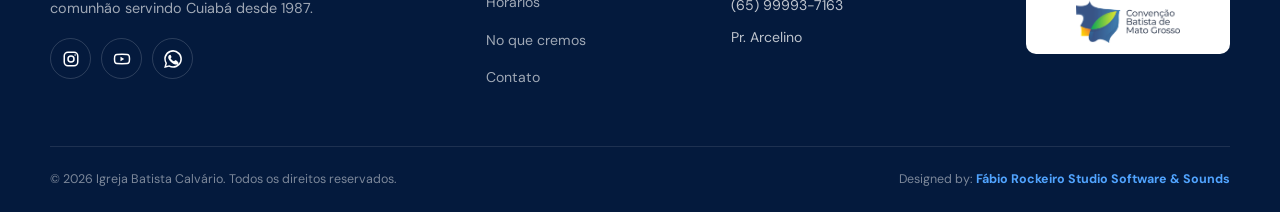
<file: pages/sobre.html>
<!DOCTYPE html>
<html lang="pt-BR">
<head>
  <meta charset="utf-8"><meta name="viewport" content="width=device-width, initial-scale=1">
  <meta name="description" content="Conheça a história da Igreja Batista Calvário em Cuiabá, desde a antiga congregação até a igreja que somos hoje.">
  <meta name="theme-color" content="#082a62"><title>Sobre nós | Igreja Batista Calvário Cuiabá</title>
  <link rel="icon" href="../assets/images/brand/logo-ibc.webp" type="image/webp"><link rel="stylesheet" href="../assets/css/styles.css"><script src="../assets/js/main.js" defer></script>
</head>
<body data-page="sobre">
  <a class="skip-link" href="#conteudo">Ir para o conteúdo</a><div data-site-header></div>
  <main id="conteudo">
    <section class="page-hero">
      <div class="container page-hero-content">
        <nav class="breadcrumbs" aria-label="Navegação estrutural"><a href="../index.html">Início</a><span>Sobre nós</span></nav>
        <span class="eyebrow">Nossa identidade</span><h1>Uma história de fé e serviço</h1>
        <p>De uma pequena congregação no antigo Moinho a uma igreja que segue anunciando Jesus e acolhendo famílias em Cuiabá.</p>
      </div>
    </section>

    <section class="section">
      <div class="container">
        <div class="about-intro reveal">
          <span class="eyebrow">Quem somos</span><h2>Uma igreja local, uma família em Cristo</h2>
          <p class="lead">A Igreja Batista Calvário é uma comunidade cristã batista comprometida com as Escrituras, a missão e o cuidado de pessoas.</p>
          <p>Celebramos a fé em comunidade por meio dos cultos, da Escola Bíblica Discipuladora, dos ministérios por faixa etária, da comunhão nos lares e do serviço cristão. Nossa esperança é que cada pessoa conheça o evangelho, amadureça como discípulo de Jesus e use seus dons para servir.</p>
          <div class="button-row"><a class="btn btn-primary" href="declaracao-doutrinaria.html">Conheça nossa fé</a><a class="btn btn-outline" href="contato.html">Venha nos visitar</a></div>
        </div>
      </div>
    </section>

    <section class="section section-cream" aria-labelledby="history-title">
      <div class="container">
        <div class="section-heading center reveal"><span class="eyebrow">Nossa caminhada</span><h2 id="history-title">Marcos de uma história construída por muitas mãos</h2><p>Cada etapa guarda a dedicação de pessoas que creram, serviram e prepararam o caminho para as gerações seguintes.</p></div>
        <div class="timeline">
          <article class="timeline-item reveal"><div class="timeline-year">1975</div><div class="timeline-content"><h3>O primeiro templo começa a nascer</h3><p>Por volta de 1975, iniciou-se a construção do primeiro templo da Congregação Batista do Calvário, na comunidade do Moinho, hoje bairro Santa Cruz II.</p></div></article>
          <article class="timeline-item reveal"><div class="timeline-year">1980</div><div class="timeline-content"><h3>Templo concluído</h3><p>Após anos de trabalho e cooperação, a construção do primeiro templo foi concluída, oferecendo um lugar de culto, ensino e comunhão à congregação.</p></div></article>
          <article class="timeline-item reveal"><div class="timeline-year">1987</div><div class="timeline-content"><h3>Organização da Igreja Batista Calvário</h3><p>Em 31 de agosto, os membros reuniram-se em assembleia e a congregação foi organizada como IBC — Igreja Batista Calvário, deixando de ser congregação da Primeira Igreja Batista de Cuiabá.</p></div></article>
          <article class="timeline-item reveal"><div class="timeline-year">Hoje</div><div class="timeline-content"><h3>Uma igreja que continua caminhando</h3><p>Seguimos servindo Cuiabá com adoração, ensino bíblico, missões, ministérios para todas as idades e o mesmo compromisso de anunciar o evangelho de Jesus Cristo.</p></div></article>
        </div>
      </div>
    </section>

    <section class="section" aria-labelledby="gallery-title">
      <div class="container">
        <div class="section-heading reveal"><span class="eyebrow">Ontem e hoje</span><h2 id="gallery-title">O lugar mudou. A missão permanece.</h2><p>Duas imagens, décadas de diferença e a mesma graça sustentando nossa caminhada.</p></div>
        <div class="history-gallery">
          <figure class="reveal"><img src="../assets/images/church/igreja-antiga.webp" alt="Primeiro templo da Igreja Batista Calvário em preto e branco" width="1672" height="941" loading="lazy"><figcaption>O primeiro templo da Congregação Batista do Calvário.</figcaption></figure>
          <figure class="reveal reveal-delay-1"><img src="../assets/images/church/igreja-atual.webp" alt="Fachada e interior atuais da Igreja Batista Calvário" width="1672" height="941" loading="lazy"><figcaption>A Igreja Batista Calvário em nossos dias.</figcaption></figure>
        </div>
      </div>
    </section>

    <section class="section section-soft">
      <div class="container">
        <div class="section-heading center reveal"><span class="eyebrow">O que nos orienta</span><h2>Convicções que ganham vida</h2></div>
        <div class="feature-grid">
          <article class="feature-card reveal"><div class="icon-box"><svg viewBox="0 0 24 24" fill="none" stroke="currentColor" stroke-width="2"><path d="M4 19.5A2.5 2.5 0 0 1 6.5 17H20V4H6.5A2.5 2.5 0 0 0 4 6.5v13Z"/></svg></div><h3>Palavra</h3><p>A Bíblia é nossa regra de fé e conduta e orienta o ensino, o discipulado e a vida da igreja.</p></article>
          <article class="feature-card reveal reveal-delay-1"><div class="icon-box"><svg viewBox="0 0 24 24" fill="none" stroke="currentColor" stroke-width="2"><path d="M12 21s-7-4.4-7-10a4 4 0 0 1 7-2.6A4 4 0 0 1 19 11c0 5.6-7 10-7 10Z"/></svg></div><h3>Comunhão</h3><p>Somos um corpo: cuidamos uns dos outros, celebramos juntos e dividimos os pesos da caminhada.</p></article>
          <article class="feature-card reveal reveal-delay-2"><div class="icon-box"><svg viewBox="0 0 24 24" fill="none" stroke="currentColor" stroke-width="2"><circle cx="12" cy="12" r="9"/><path d="m12 3 3 7-3 2-3-2 3-7ZM9 14l-2 6M15 14l2 6"/></svg></div><h3>Missão</h3><p>Existimos para glorificar a Deus, anunciar o evangelho e servir nosso próximo com amor e verdade.</p></article>
        </div>
      </div>
    </section>

    <section class="section"><div class="container cta-panel reveal"><div><span class="eyebrow">Faça parte dessa história</span><h2>Há um lugar para você aqui.</h2><p>Conheça nossos encontros e venha viver um tempo de fé, comunhão e crescimento conosco.</p></div><div class="button-row"><a class="btn btn-gold" href="agenda.html">Ver horários</a><a class="btn btn-ghost-light" href="contato.html">Como chegar</a></div></div></section>
  </main>
  <div data-site-footer></div>
</body>
</html>
</file>
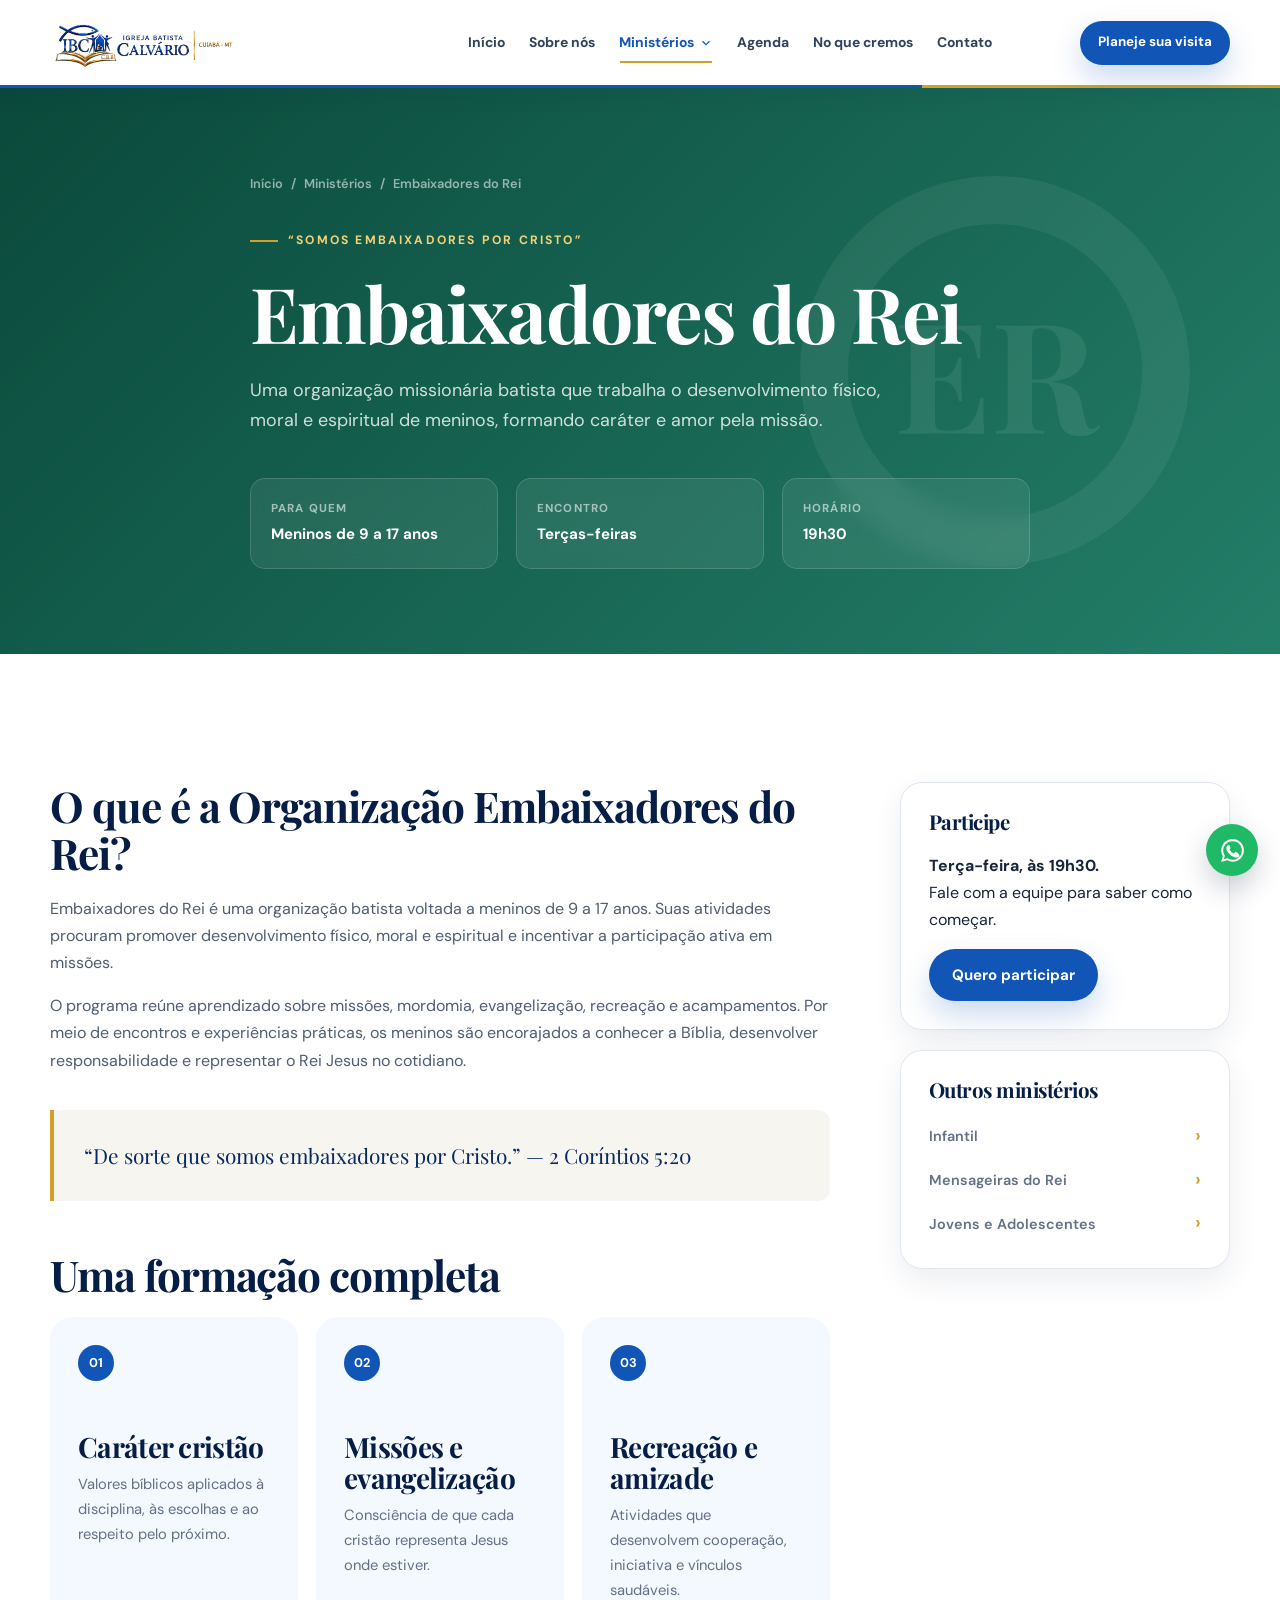
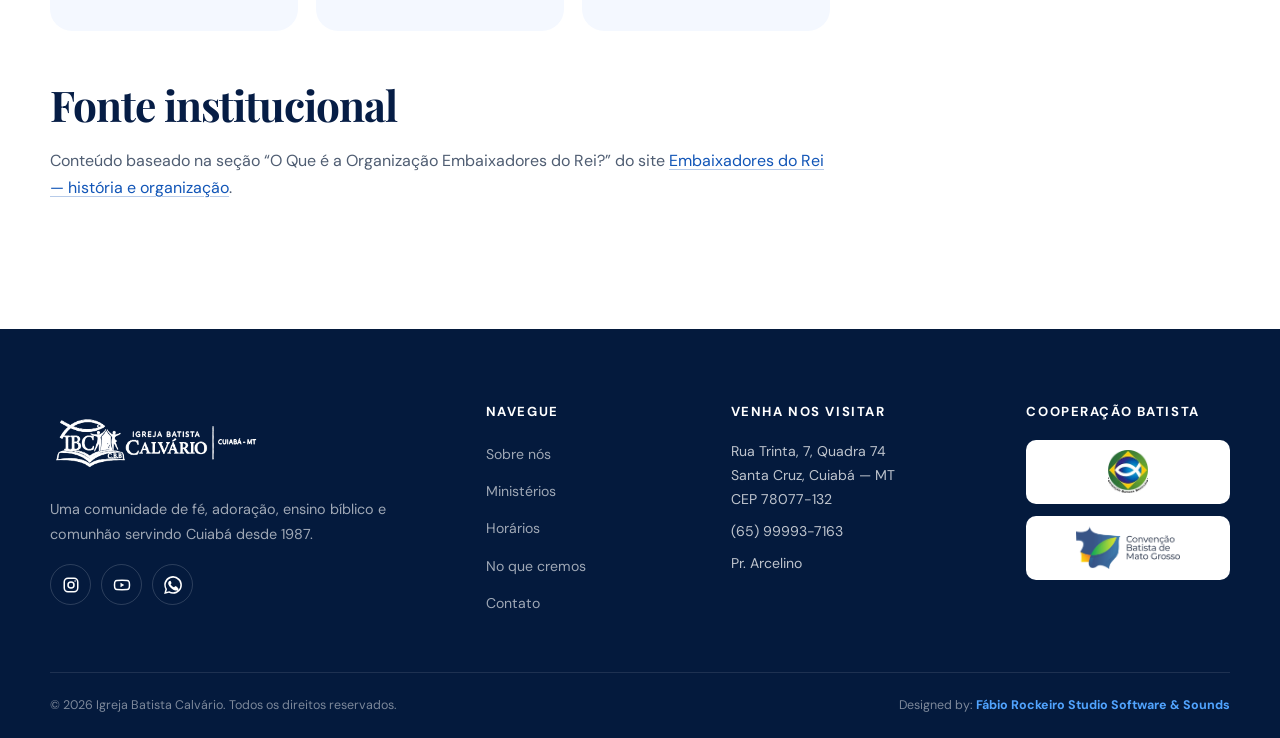
<file: pages/ministerios/embaixadores-do-rei.html>
<!doctype html>
<html lang="pt-BR">
<head><meta charset="utf-8"><meta name="viewport" content="width=device-width, initial-scale=1"><meta name="description" content="Embaixadores do Rei na Igreja Batista Calvário em Cuiabá."><meta name="theme-color" content="#0a493b"><title>Embaixadores do Rei | Igreja Batista Calvário</title><link rel="icon" href="../../assets/images/brand/logo-ibc.webp" type="image/webp"><link rel="stylesheet" href="../../assets/css/styles.css"><script src="../../assets/js/main.js" defer></script></head>
<body data-page="embaixadores"><a class="skip-link" href="#conteudo">Ir para o conteúdo</a><div data-site-header></div><main id="conteudo">
  <section class="ministry-hero" data-mark="ER" style="--ministry-gradient:linear-gradient(135deg,#0a493b,#237e68)"><div class="container ministry-hero-content"><nav class="breadcrumbs"><a href="../../index.html">Início</a><span><a href="../ministerios.html">Ministérios</a></span><span>Embaixadores do Rei</span></nav><span class="eyebrow">“Somos embaixadores por Cristo”</span><h1>Embaixadores do Rei</h1><p>Uma organização missionária batista que trabalha o desenvolvimento físico, moral e espiritual de meninos, formando caráter e amor pela missão.</p><div class="ministry-facts"><div class="ministry-fact"><span>Para quem</span><strong>Meninos de 9 a 17 anos</strong></div><div class="ministry-fact"><span>Encontro</span><strong>Terças-feiras</strong></div><div class="ministry-fact"><span>Horário</span><strong>19h30</strong></div></div></div></section>
  <section class="section"><div class="container content-grid"><article class="prose reveal"><h2>O que é a Organização Embaixadores do Rei?</h2><p>Embaixadores do Rei é uma organização batista voltada a meninos de 9 a 17 anos. Suas atividades procuram promover desenvolvimento físico, moral e espiritual e incentivar a participação ativa em missões.</p><p>O programa reúne aprendizado sobre missões, mordomia, evangelização, recreação e acampamentos. Por meio de encontros e experiências práticas, os meninos são encorajados a conhecer a Bíblia, desenvolver responsabilidade e representar o Rei Jesus no cotidiano.</p><blockquote>“De sorte que somos embaixadores por Cristo.” — 2 Coríntios 5:20</blockquote><h2>Uma formação completa</h2><div class="value-grid"><div class="value-card"><b>01</b><h3>Caráter cristão</h3><p>Valores bíblicos aplicados à disciplina, às escolhas e ao respeito pelo próximo.</p></div><div class="value-card"><b>02</b><h3>Missões e evangelização</h3><p>Consciência de que cada cristão representa Jesus onde estiver.</p></div><div class="value-card"><b>03</b><h3>Recreação e amizade</h3><p>Atividades que desenvolvem cooperação, iniciativa e vínculos saudáveis.</p></div></div><h2>Fonte institucional</h2><p>Conteúdo baseado na seção “O Que é a Organização Embaixadores do Rei?” do site <a href="https://www.embaixadoresdorei.org/historia-sobre-embaixadoresdorei.html" target="_blank" rel="noopener noreferrer">Embaixadores do Rei — história e organização</a>.</p></article><aside><div class="sidebar-card"><h3>Participe</h3><p><strong>Terça-feira, às 19h30.</strong><br>Fale com a equipe para saber como começar.</p><a class="btn btn-primary" href="https://wa.me/5565999937163" target="_blank" rel="noopener noreferrer">Quero participar</a></div><div class="sidebar-card"><h3>Outros ministérios</h3><ul class="sidebar-list"><li><a href="infantil.html">Infantil</a></li><li><a href="mensageiras-do-rei.html">Mensageiras do Rei</a></li><li><a href="jovens-e-adolescentes.html">Jovens e Adolescentes</a></li></ul></div></aside></div></section>
  </main><div data-site-footer></div></body></html>
</file>
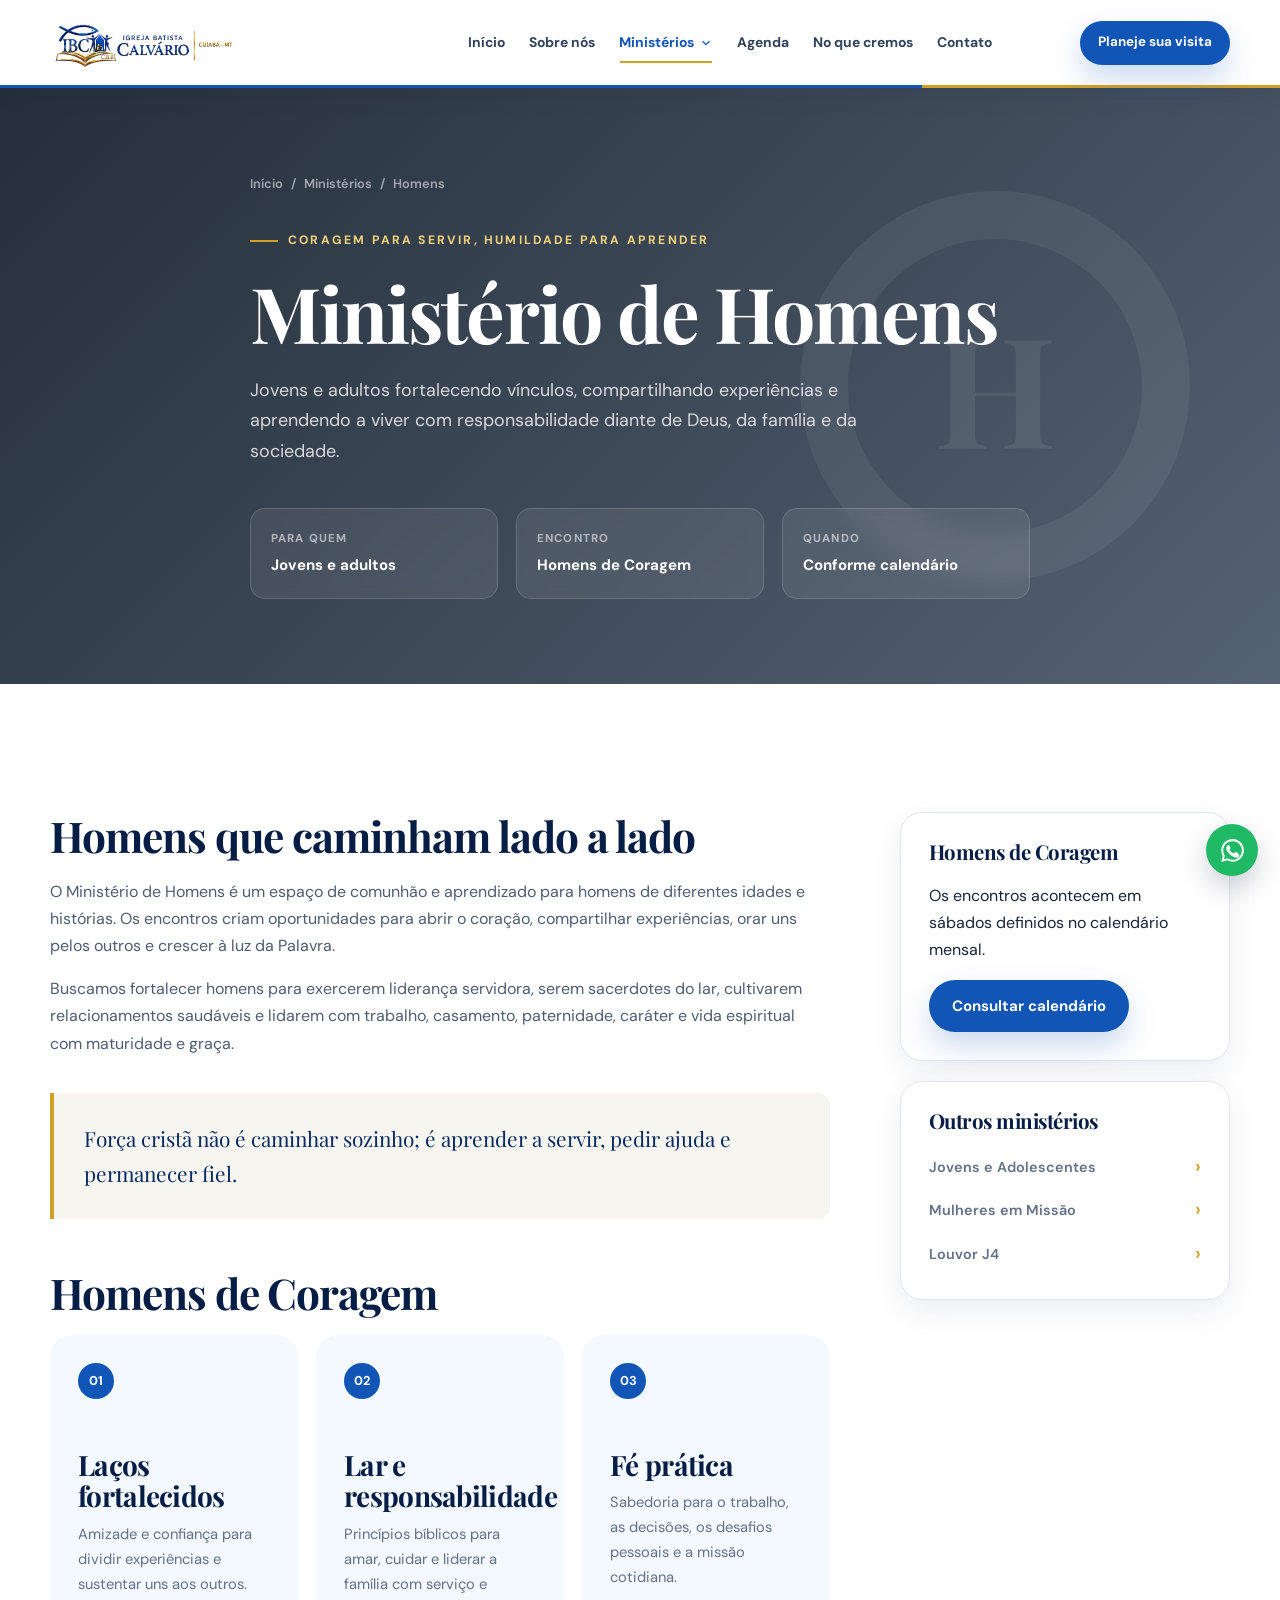
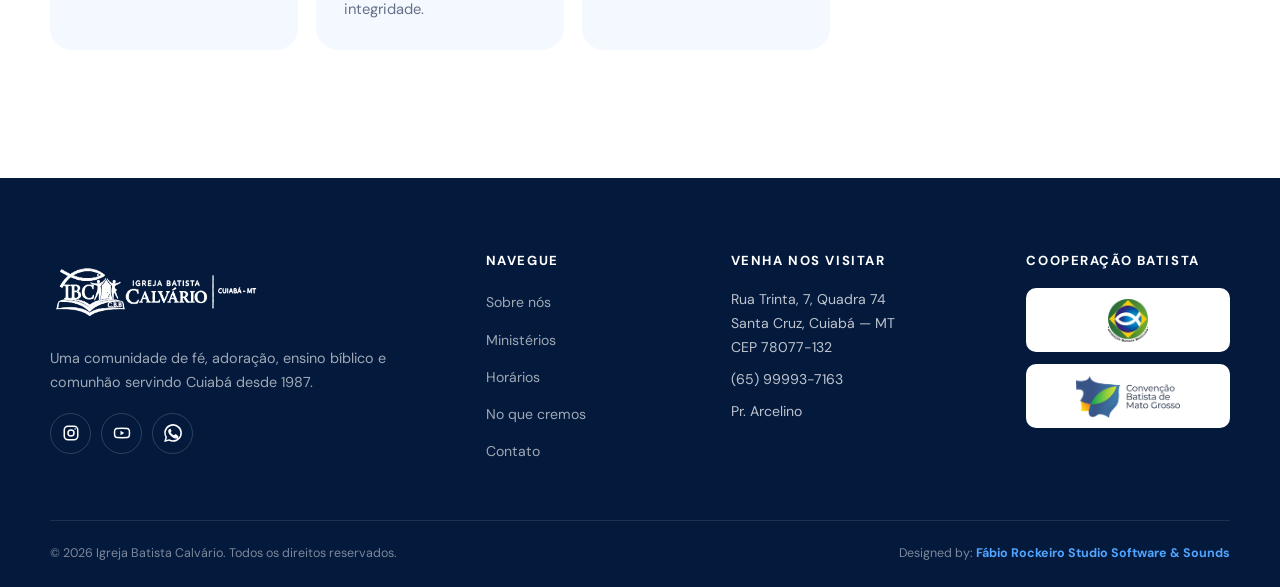
<file: pages/ministerios/homens.html>
<!doctype html>
<html lang="pt-BR">
<head><meta charset="utf-8"><meta name="viewport" content="width=device-width, initial-scale=1"><meta name="description" content="Ministério de Homens da Igreja Batista Calvário em Cuiabá."><meta name="theme-color" content="#252f3b"><title>Ministério de Homens | Igreja Batista Calvário</title><link rel="icon" href="../../assets/images/brand/logo-ibc.webp" type="image/webp"><link rel="stylesheet" href="../../assets/css/styles.css"><script src="../../assets/js/main.js" defer></script></head>
<body data-page="homens"><a class="skip-link" href="#conteudo">Ir para o conteúdo</a><div data-site-header></div><main id="conteudo">
  <section class="ministry-hero" data-mark="H" style="--ministry-gradient:linear-gradient(135deg,#252f3b,#556273)"><div class="container ministry-hero-content"><nav class="breadcrumbs"><a href="../../index.html">Início</a><span><a href="../ministerios.html">Ministérios</a></span><span>Homens</span></nav><span class="eyebrow">Coragem para servir, humildade para aprender</span><h1>Ministério de Homens</h1><p>Jovens e adultos fortalecendo vínculos, compartilhando experiências e aprendendo a viver com responsabilidade diante de Deus, da família e da sociedade.</p><div class="ministry-facts"><div class="ministry-fact"><span>Para quem</span><strong>Jovens e adultos</strong></div><div class="ministry-fact"><span>Encontro</span><strong>Homens de Coragem</strong></div><div class="ministry-fact"><span>Quando</span><strong>Conforme calendário</strong></div></div></div></section>
  <section class="section"><div class="container content-grid"><article class="prose reveal"><h2>Homens que caminham lado a lado</h2><p>O Ministério de Homens é um espaço de comunhão e aprendizado para homens de diferentes idades e histórias. Os encontros criam oportunidades para abrir o coração, compartilhar experiências, orar uns pelos outros e crescer à luz da Palavra.</p><p>Buscamos fortalecer homens para exercerem liderança servidora, serem sacerdotes do lar, cultivarem relacionamentos saudáveis e lidarem com trabalho, casamento, paternidade, caráter e vida espiritual com maturidade e graça.</p><blockquote>Força cristã não é caminhar sozinho; é aprender a servir, pedir ajuda e permanecer fiel.</blockquote><h2>Homens de Coragem</h2><div class="value-grid"><div class="value-card"><b>01</b><h3>Laços fortalecidos</h3><p>Amizade e confiança para dividir experiências e sustentar uns aos outros.</p></div><div class="value-card"><b>02</b><h3>Lar e responsabilidade</h3><p>Princípios bíblicos para amar, cuidar e liderar a família com serviço e integridade.</p></div><div class="value-card"><b>03</b><h3>Fé prática</h3><p>Sabedoria para o trabalho, as decisões, os desafios pessoais e a missão cotidiana.</p></div></div></article><aside><div class="sidebar-card"><h3>Homens de Coragem</h3><p>Os encontros acontecem em sábados definidos no calendário mensal.</p><a class="btn btn-primary" href="https://wa.me/5565999937163" target="_blank" rel="noopener noreferrer">Consultar calendário</a></div><div class="sidebar-card"><h3>Outros ministérios</h3><ul class="sidebar-list"><li><a href="jovens-e-adolescentes.html">Jovens e Adolescentes</a></li><li><a href="mulheres-em-missao.html">Mulheres em Missão</a></li><li><a href="louvor-j4.html">Louvor J4</a></li></ul></div></aside></div></section>
  </main><div data-site-footer></div></body></html>
</file>
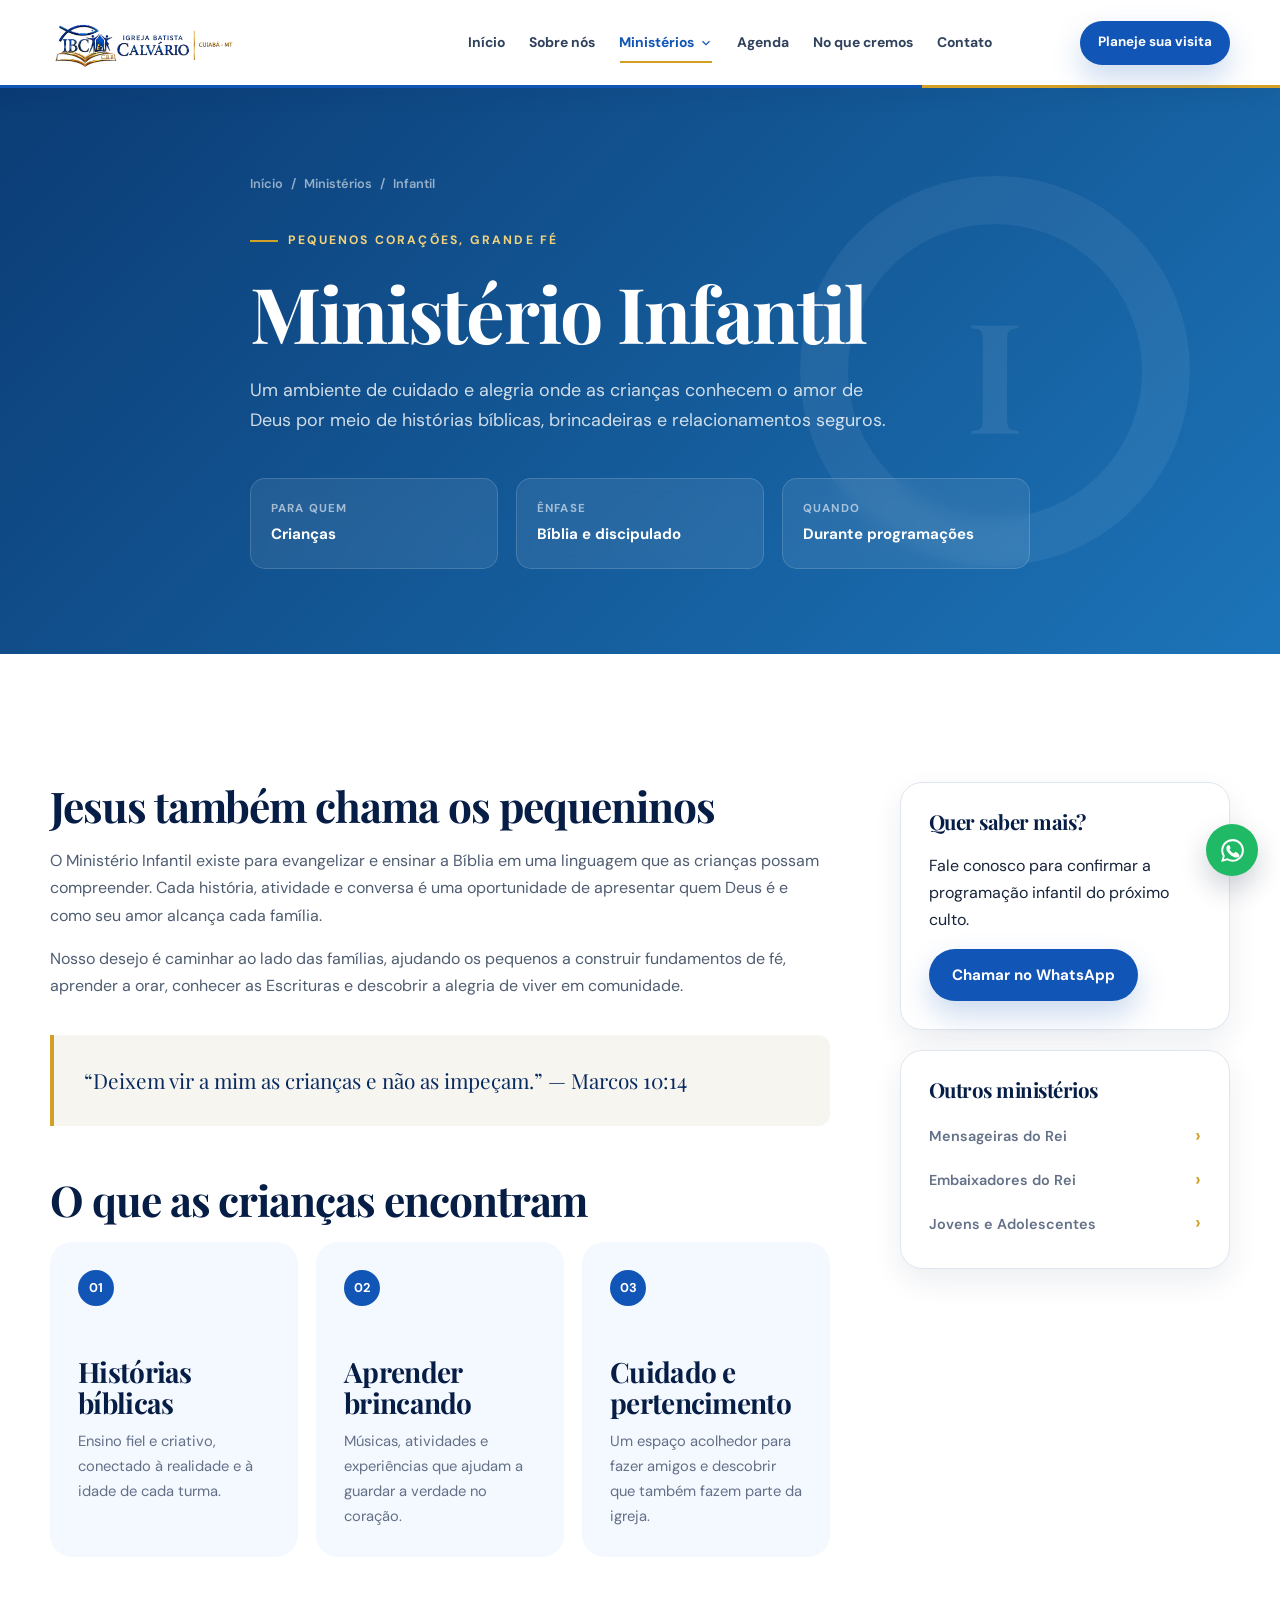
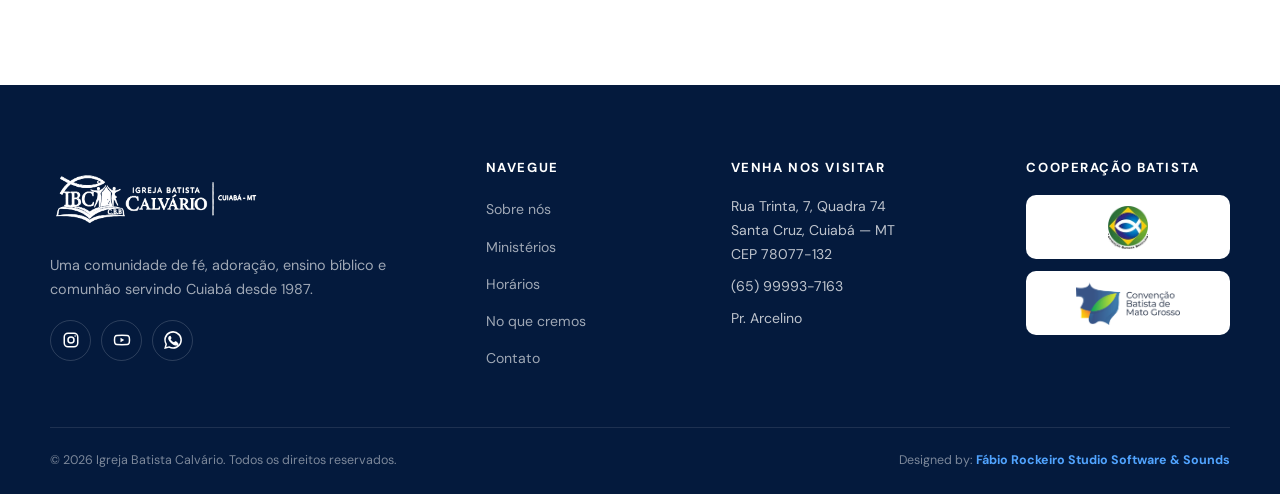
<file: pages/ministerios/infantil.html>
<!doctype html>
<html lang="pt-BR">
<head><meta charset="utf-8"><meta name="viewport" content="width=device-width, initial-scale=1"><meta name="description" content="Ministério Infantil da Igreja Batista Calvário em Cuiabá."><meta name="theme-color" content="#0b3c75"><title>Ministério Infantil | Igreja Batista Calvário</title><link rel="icon" href="../../assets/images/brand/logo-ibc.webp" type="image/webp"><link rel="stylesheet" href="../../assets/css/styles.css"><script src="../../assets/js/main.js" defer></script></head>
<body data-page="infantil">
  <a class="skip-link" href="#conteudo">Ir para o conteúdo</a><div data-site-header></div><main id="conteudo">
    <section class="ministry-hero" data-mark="I" style="--ministry-gradient:linear-gradient(135deg,#0b3c75,#1c74b8)"><div class="container ministry-hero-content"><nav class="breadcrumbs"><a href="../../index.html">Início</a><span><a href="../ministerios.html">Ministérios</a></span><span>Infantil</span></nav><span class="eyebrow">Pequenos corações, grande fé</span><h1>Ministério Infantil</h1><p>Um ambiente de cuidado e alegria onde as crianças conhecem o amor de Deus por meio de histórias bíblicas, brincadeiras e relacionamentos seguros.</p><div class="ministry-facts"><div class="ministry-fact"><span>Para quem</span><strong>Crianças</strong></div><div class="ministry-fact"><span>Ênfase</span><strong>Bíblia e discipulado</strong></div><div class="ministry-fact"><span>Quando</span><strong>Durante programações</strong></div></div></div></section>
    <section class="section"><div class="container content-grid"><article class="prose reveal"><h2>Jesus também chama os pequeninos</h2><p>O Ministério Infantil existe para evangelizar e ensinar a Bíblia em uma linguagem que as crianças possam compreender. Cada história, atividade e conversa é uma oportunidade de apresentar quem Deus é e como seu amor alcança cada família.</p><p>Nosso desejo é caminhar ao lado das famílias, ajudando os pequenos a construir fundamentos de fé, aprender a orar, conhecer as Escrituras e descobrir a alegria de viver em comunidade.</p><blockquote>“Deixem vir a mim as crianças e não as impeçam.” — Marcos 10:14</blockquote><h2>O que as crianças encontram</h2><div class="value-grid"><div class="value-card"><b>01</b><h3>Histórias bíblicas</h3><p>Ensino fiel e criativo, conectado à realidade e à idade de cada turma.</p></div><div class="value-card"><b>02</b><h3>Aprender brincando</h3><p>Músicas, atividades e experiências que ajudam a guardar a verdade no coração.</p></div><div class="value-card"><b>03</b><h3>Cuidado e pertencimento</h3><p>Um espaço acolhedor para fazer amigos e descobrir que também fazem parte da igreja.</p></div></div></article><aside><div class="sidebar-card"><h3>Quer saber mais?</h3><p>Fale conosco para confirmar a programação infantil do próximo culto.</p><a class="btn btn-primary" href="https://wa.me/5565999937163" target="_blank" rel="noopener noreferrer">Chamar no WhatsApp</a></div><div class="sidebar-card"><h3>Outros ministérios</h3><ul class="sidebar-list"><li><a href="mensageiras-do-rei.html">Mensageiras do Rei</a></li><li><a href="embaixadores-do-rei.html">Embaixadores do Rei</a></li><li><a href="jovens-e-adolescentes.html">Jovens e Adolescentes</a></li></ul></div></aside></div></section>
  </main><div data-site-footer></div>
</body></html>
</file>
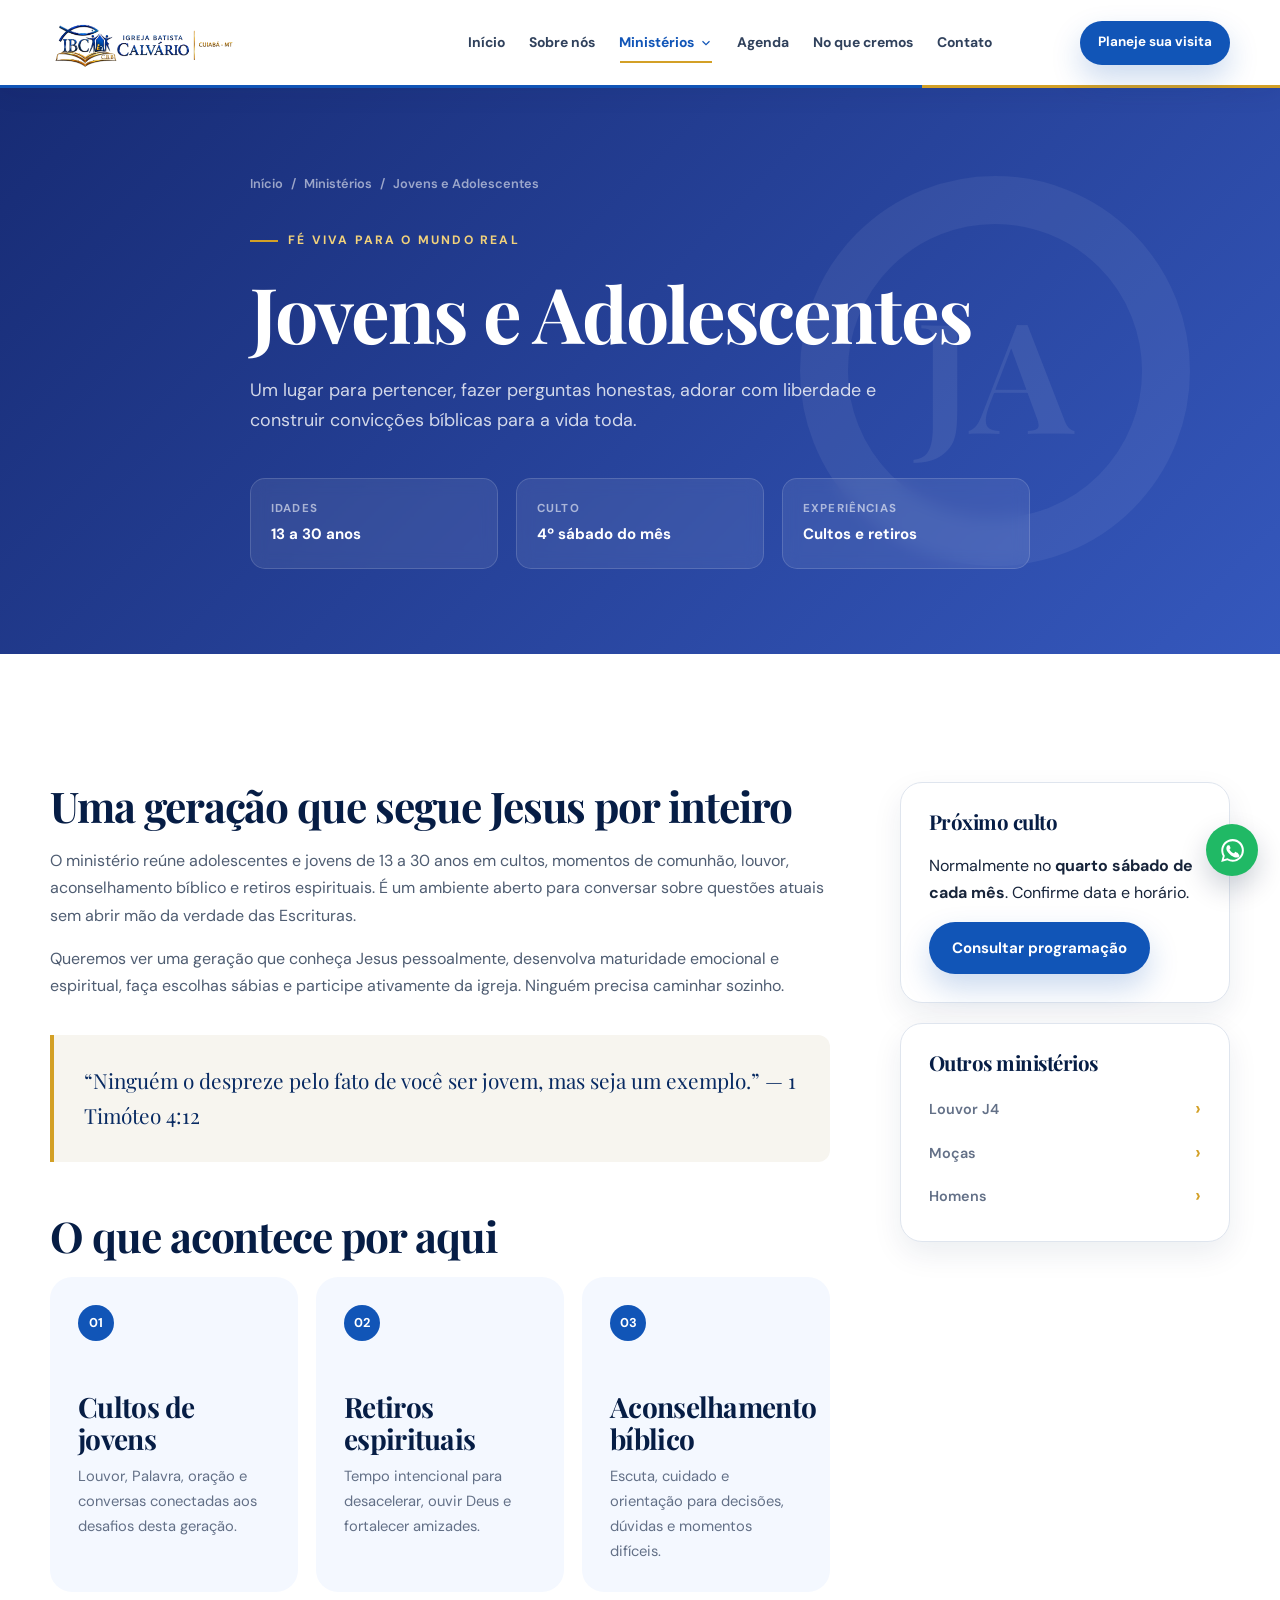
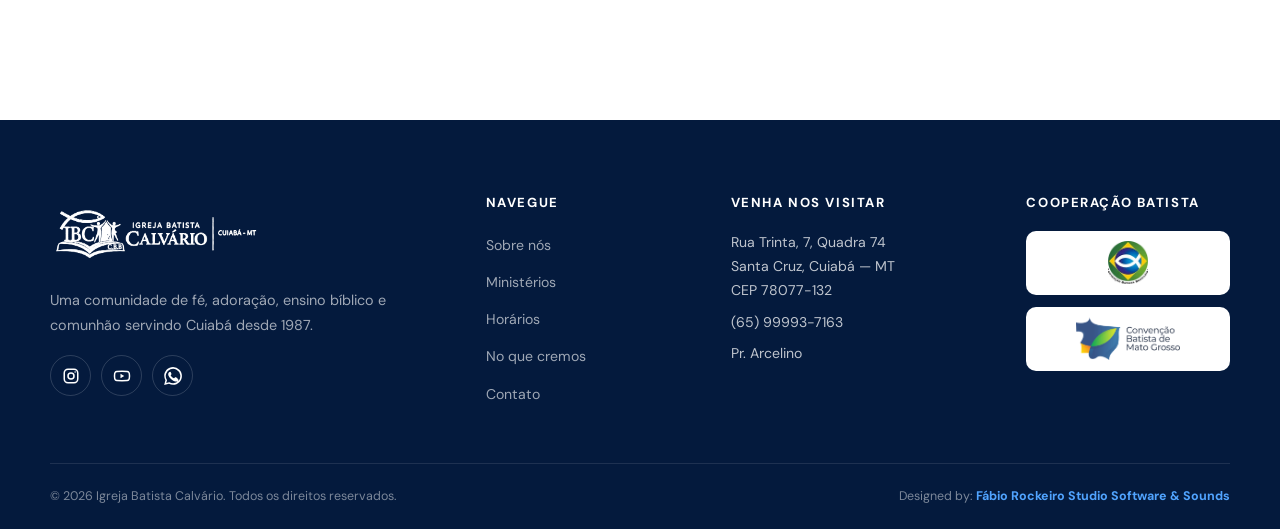
<file: pages/ministerios/jovens-e-adolescentes.html>
<!doctype html>
<html lang="pt-BR">
<head><meta charset="utf-8"><meta name="viewport" content="width=device-width, initial-scale=1"><meta name="description" content="Ministério de Jovens e Adolescentes da Igreja Batista Calvário em Cuiabá."><meta name="theme-color" content="#172b74"><title>Jovens e Adolescentes | Igreja Batista Calvário</title><link rel="icon" href="../../assets/images/brand/logo-ibc.webp" type="image/webp"><link rel="stylesheet" href="../../assets/css/styles.css"><script src="../../assets/js/main.js" defer></script></head>
<body data-page="jovens"><a class="skip-link" href="#conteudo">Ir para o conteúdo</a><div data-site-header></div><main id="conteudo">
  <section class="ministry-hero" data-mark="JA" style="--ministry-gradient:linear-gradient(135deg,#172b74,#3558bd)"><div class="container ministry-hero-content"><nav class="breadcrumbs"><a href="../../index.html">Início</a><span><a href="../ministerios.html">Ministérios</a></span><span>Jovens e Adolescentes</span></nav><span class="eyebrow">Fé viva para o mundo real</span><h1>Jovens e Adolescentes</h1><p>Um lugar para pertencer, fazer perguntas honestas, adorar com liberdade e construir convicções bíblicas para a vida toda.</p><div class="ministry-facts"><div class="ministry-fact"><span>Idades</span><strong>13 a 30 anos</strong></div><div class="ministry-fact"><span>Culto</span><strong>4º sábado do mês</strong></div><div class="ministry-fact"><span>Experiências</span><strong>Cultos e retiros</strong></div></div></div></section>
  <section class="section"><div class="container content-grid"><article class="prose reveal"><h2>Uma geração que segue Jesus por inteiro</h2><p>O ministério reúne adolescentes e jovens de 13 a 30 anos em cultos, momentos de comunhão, louvor, aconselhamento bíblico e retiros espirituais. É um ambiente aberto para conversar sobre questões atuais sem abrir mão da verdade das Escrituras.</p><p>Queremos ver uma geração que conheça Jesus pessoalmente, desenvolva maturidade emocional e espiritual, faça escolhas sábias e participe ativamente da igreja. Ninguém precisa caminhar sozinho.</p><blockquote>“Ninguém o despreze pelo fato de você ser jovem, mas seja um exemplo.” — 1 Timóteo 4:12</blockquote><h2>O que acontece por aqui</h2><div class="value-grid"><div class="value-card"><b>01</b><h3>Cultos de jovens</h3><p>Louvor, Palavra, oração e conversas conectadas aos desafios desta geração.</p></div><div class="value-card"><b>02</b><h3>Retiros espirituais</h3><p>Tempo intencional para desacelerar, ouvir Deus e fortalecer amizades.</p></div><div class="value-card"><b>03</b><h3>Aconselhamento bíblico</h3><p>Escuta, cuidado e orientação para decisões, dúvidas e momentos difíceis.</p></div></div></article><aside><div class="sidebar-card"><h3>Próximo culto</h3><p>Normalmente no <strong>quarto sábado de cada mês</strong>. Confirme data e horário.</p><a class="btn btn-primary" href="https://wa.me/5565999937163" target="_blank" rel="noopener noreferrer">Consultar programação</a></div><div class="sidebar-card"><h3>Outros ministérios</h3><ul class="sidebar-list"><li><a href="louvor-j4.html">Louvor J4</a></li><li><a href="mocas.html">Moças</a></li><li><a href="homens.html">Homens</a></li></ul></div></aside></div></section>
  </main><div data-site-footer></div></body></html>
</file>
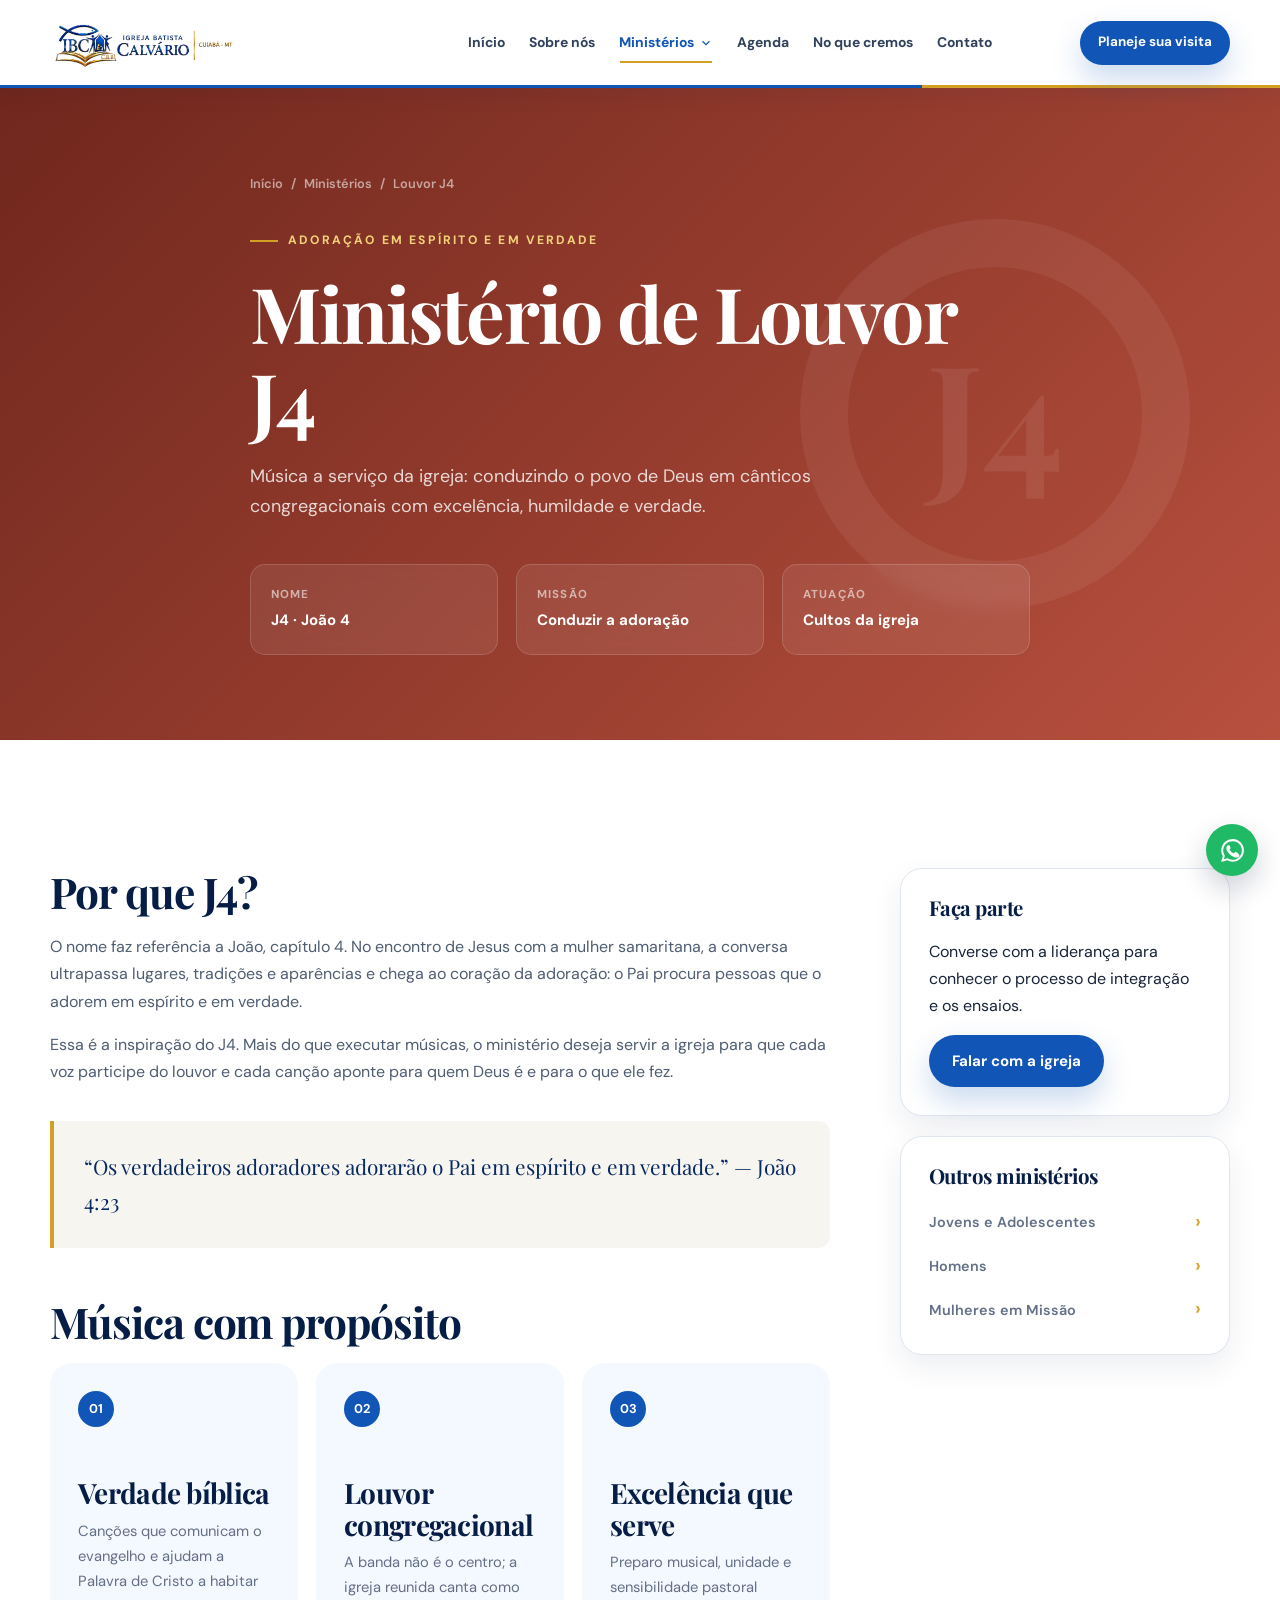
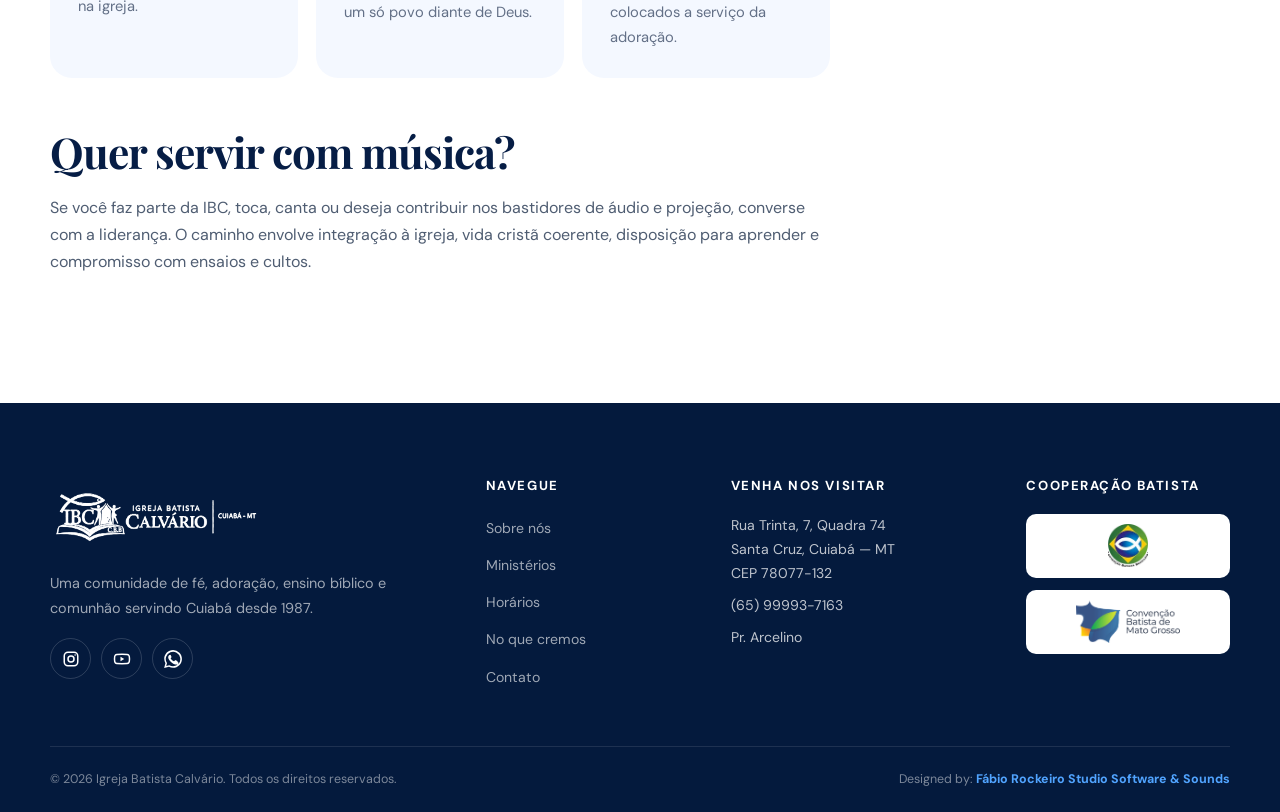
<file: pages/ministerios/louvor-j4.html>
<!doctype html>
<html lang="pt-BR">
<head><meta charset="utf-8"><meta name="viewport" content="width=device-width, initial-scale=1"><meta name="description" content="Ministério de Louvor J4 da Igreja Batista Calvário em Cuiabá, inspirado em João 4."><meta name="theme-color" content="#70271d"><title>Ministério de Louvor J4 | Igreja Batista Calvário</title><link rel="icon" href="../../assets/images/brand/logo-ibc.webp" type="image/webp"><link rel="stylesheet" href="../../assets/css/styles.css"><script src="../../assets/js/main.js" defer></script></head>
<body data-page="louvor"><a class="skip-link" href="#conteudo">Ir para o conteúdo</a><div data-site-header></div><main id="conteudo">
  <section class="ministry-hero" data-mark="J4" style="--ministry-gradient:linear-gradient(135deg,#70271d,#b8503e)"><div class="container ministry-hero-content"><nav class="breadcrumbs"><a href="../../index.html">Início</a><span><a href="../ministerios.html">Ministérios</a></span><span>Louvor J4</span></nav><span class="eyebrow">Adoração em espírito e em verdade</span><h1>Ministério de Louvor J4</h1><p>Música a serviço da igreja: conduzindo o povo de Deus em cânticos congregacionais com excelência, humildade e verdade.</p><div class="ministry-facts"><div class="ministry-fact"><span>Nome</span><strong>J4 · João 4</strong></div><div class="ministry-fact"><span>Missão</span><strong>Conduzir a adoração</strong></div><div class="ministry-fact"><span>Atuação</span><strong>Cultos da igreja</strong></div></div></div></section>
  <section class="section"><div class="container content-grid"><article class="prose reveal"><h2>Por que J4?</h2><p>O nome faz referência a João, capítulo 4. No encontro de Jesus com a mulher samaritana, a conversa ultrapassa lugares, tradições e aparências e chega ao coração da adoração: o Pai procura pessoas que o adorem em espírito e em verdade.</p><p>Essa é a inspiração do J4. Mais do que executar músicas, o ministério deseja servir a igreja para que cada voz participe do louvor e cada canção aponte para quem Deus é e para o que ele fez.</p><blockquote>“Os verdadeiros adoradores adorarão o Pai em espírito e em verdade.” — João 4:23</blockquote><h2>Música com propósito</h2><div class="value-grid"><div class="value-card"><b>01</b><h3>Verdade bíblica</h3><p>Canções que comunicam o evangelho e ajudam a Palavra de Cristo a habitar na igreja.</p></div><div class="value-card"><b>02</b><h3>Louvor congregacional</h3><p>A banda não é o centro; a igreja reunida canta como um só povo diante de Deus.</p></div><div class="value-card"><b>03</b><h3>Excelência que serve</h3><p>Preparo musical, unidade e sensibilidade pastoral colocados a serviço da adoração.</p></div></div><h2>Quer servir com música?</h2><p>Se você faz parte da IBC, toca, canta ou deseja contribuir nos bastidores de áudio e projeção, converse com a liderança. O caminho envolve integração à igreja, vida cristã coerente, disposição para aprender e compromisso com ensaios e cultos.</p></article><aside><div class="sidebar-card"><h3>Faça parte</h3><p>Converse com a liderança para conhecer o processo de integração e os ensaios.</p><a class="btn btn-primary" href="https://wa.me/5565999937163" target="_blank" rel="noopener noreferrer">Falar com a igreja</a></div><div class="sidebar-card"><h3>Outros ministérios</h3><ul class="sidebar-list"><li><a href="jovens-e-adolescentes.html">Jovens e Adolescentes</a></li><li><a href="homens.html">Homens</a></li><li><a href="mulheres-em-missao.html">Mulheres em Missão</a></li></ul></div></aside></div></section>
  </main><div data-site-footer></div></body></html>
</file>
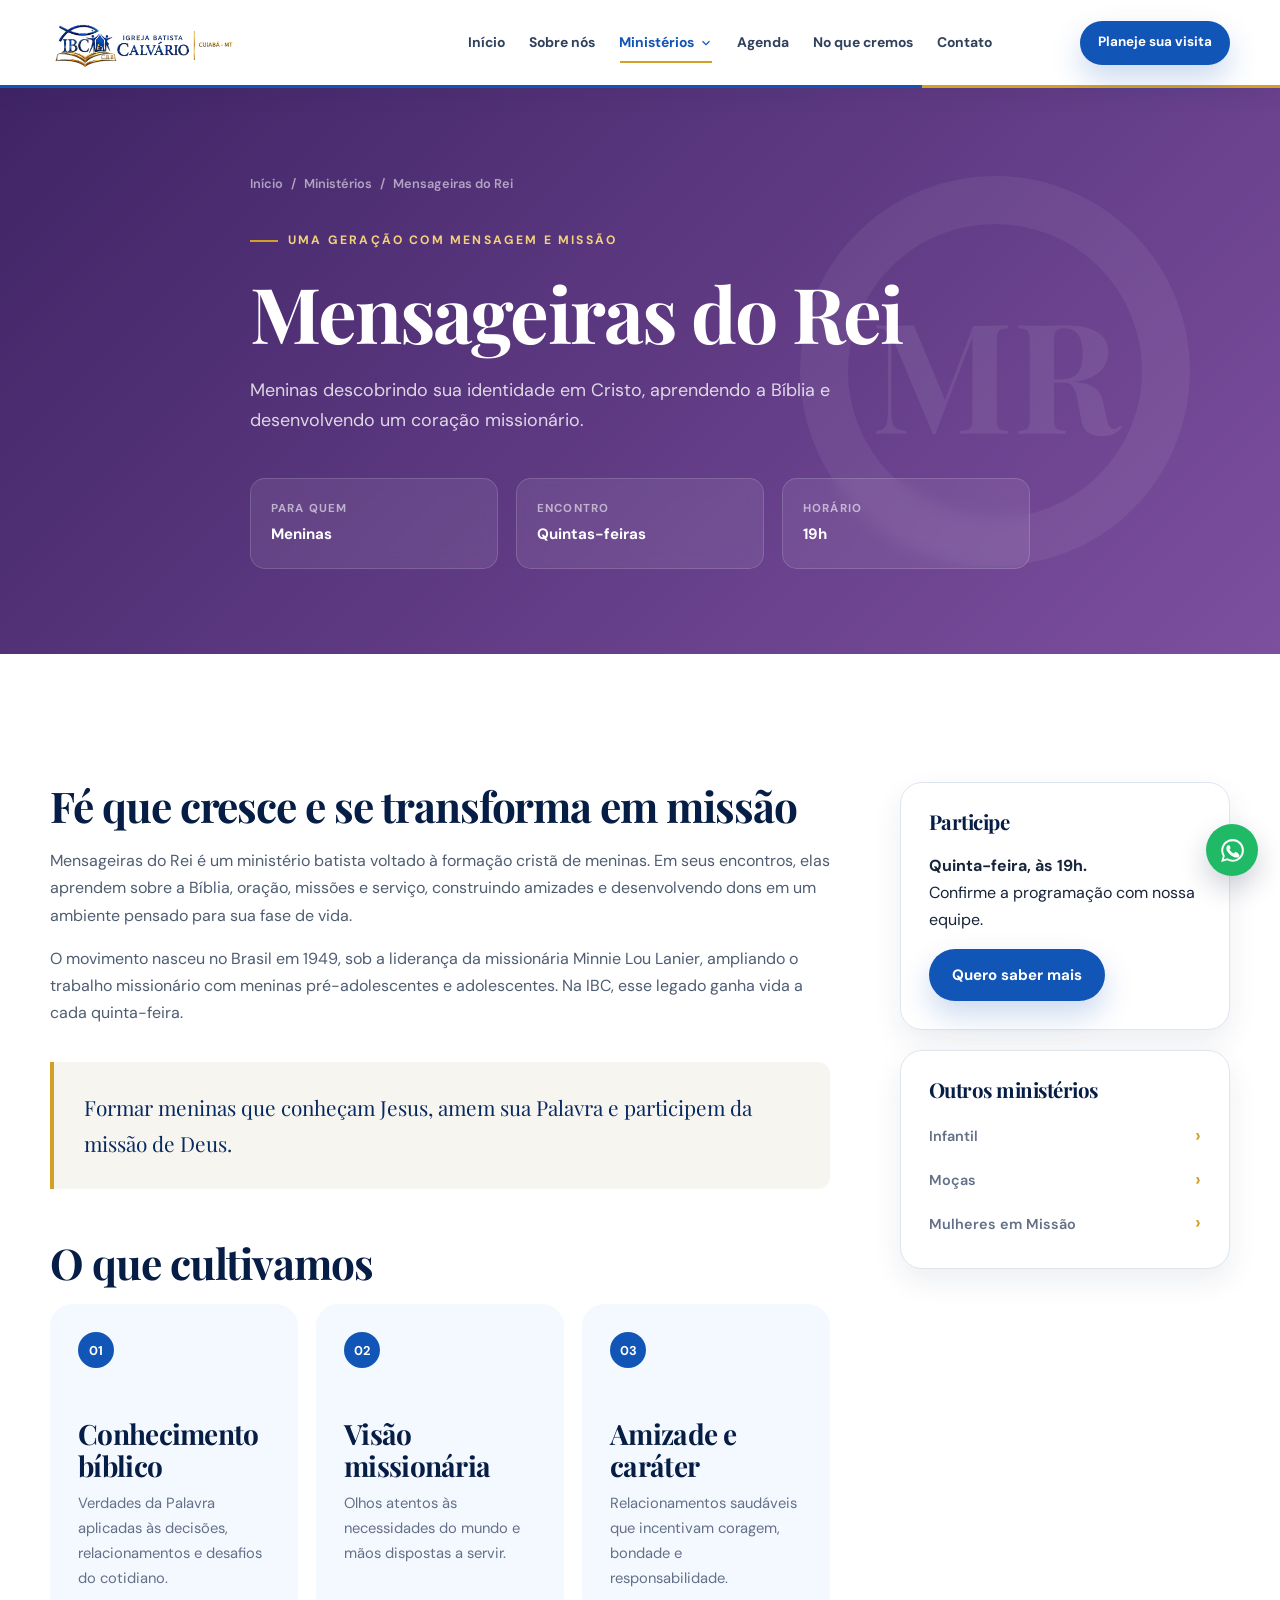
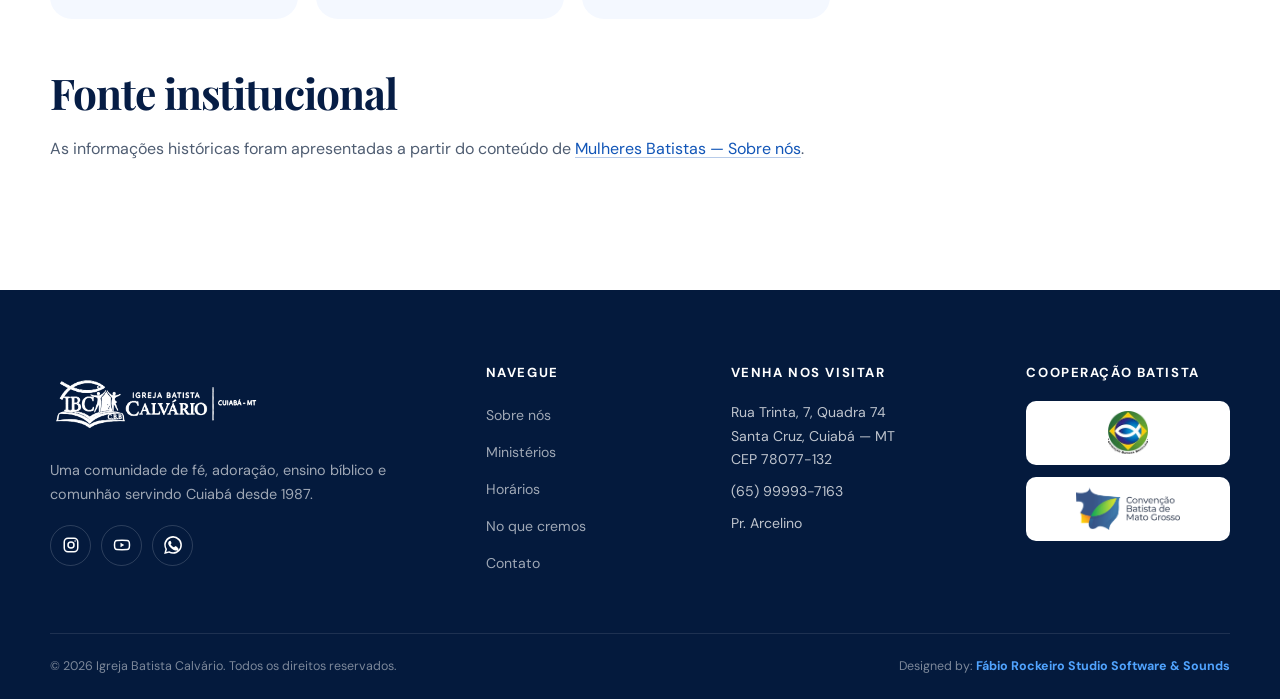
<file: pages/ministerios/mensageiras-do-rei.html>
<!doctype html>
<html lang="pt-BR">
<head><meta charset="utf-8"><meta name="viewport" content="width=device-width, initial-scale=1"><meta name="description" content="Mensageiras do Rei na Igreja Batista Calvário em Cuiabá."><meta name="theme-color" content="#3f2465"><title>Mensageiras do Rei | Igreja Batista Calvário</title><link rel="icon" href="../../assets/images/brand/logo-ibc.webp" type="image/webp"><link rel="stylesheet" href="../../assets/css/styles.css"><script src="../../assets/js/main.js" defer></script></head>
<body data-page="mensageiras"><a class="skip-link" href="#conteudo">Ir para o conteúdo</a><div data-site-header></div><main id="conteudo">
  <section class="ministry-hero" data-mark="MR" style="--ministry-gradient:linear-gradient(135deg,#3f2465,#7d4f9f)"><div class="container ministry-hero-content"><nav class="breadcrumbs"><a href="../../index.html">Início</a><span><a href="../ministerios.html">Ministérios</a></span><span>Mensageiras do Rei</span></nav><span class="eyebrow">Uma geração com mensagem e missão</span><h1>Mensageiras do Rei</h1><p>Meninas descobrindo sua identidade em Cristo, aprendendo a Bíblia e desenvolvendo um coração missionário.</p><div class="ministry-facts"><div class="ministry-fact"><span>Para quem</span><strong>Meninas</strong></div><div class="ministry-fact"><span>Encontro</span><strong>Quintas-feiras</strong></div><div class="ministry-fact"><span>Horário</span><strong>19h</strong></div></div></div></section>
  <section class="section"><div class="container content-grid"><article class="prose reveal"><h2>Fé que cresce e se transforma em missão</h2><p>Mensageiras do Rei é um ministério batista voltado à formação cristã de meninas. Em seus encontros, elas aprendem sobre a Bíblia, oração, missões e serviço, construindo amizades e desenvolvendo dons em um ambiente pensado para sua fase de vida.</p><p>O movimento nasceu no Brasil em 1949, sob a liderança da missionária Minnie Lou Lanier, ampliando o trabalho missionário com meninas pré-adolescentes e adolescentes. Na IBC, esse legado ganha vida a cada quinta-feira.</p><blockquote>Formar meninas que conheçam Jesus, amem sua Palavra e participem da missão de Deus.</blockquote><h2>O que cultivamos</h2><div class="value-grid"><div class="value-card"><b>01</b><h3>Conhecimento bíblico</h3><p>Verdades da Palavra aplicadas às decisões, relacionamentos e desafios do cotidiano.</p></div><div class="value-card"><b>02</b><h3>Visão missionária</h3><p>Olhos atentos às necessidades do mundo e mãos dispostas a servir.</p></div><div class="value-card"><b>03</b><h3>Amizade e caráter</h3><p>Relacionamentos saudáveis que incentivam coragem, bondade e responsabilidade.</p></div></div><h2>Fonte institucional</h2><p>As informações históricas foram apresentadas a partir do conteúdo de <a href="https://www.mulheresbatistas.org.br/sobre" target="_blank" rel="noopener noreferrer">Mulheres Batistas — Sobre nós</a>.</p></article><aside><div class="sidebar-card"><h3>Participe</h3><p><strong>Quinta-feira, às 19h.</strong><br>Confirme a programação com nossa equipe.</p><a class="btn btn-primary" href="https://wa.me/5565999937163" target="_blank" rel="noopener noreferrer">Quero saber mais</a></div><div class="sidebar-card"><h3>Outros ministérios</h3><ul class="sidebar-list"><li><a href="infantil.html">Infantil</a></li><li><a href="mocas.html">Moças</a></li><li><a href="mulheres-em-missao.html">Mulheres em Missão</a></li></ul></div></aside></div></section>
  </main><div data-site-footer></div></body></html>
</file>
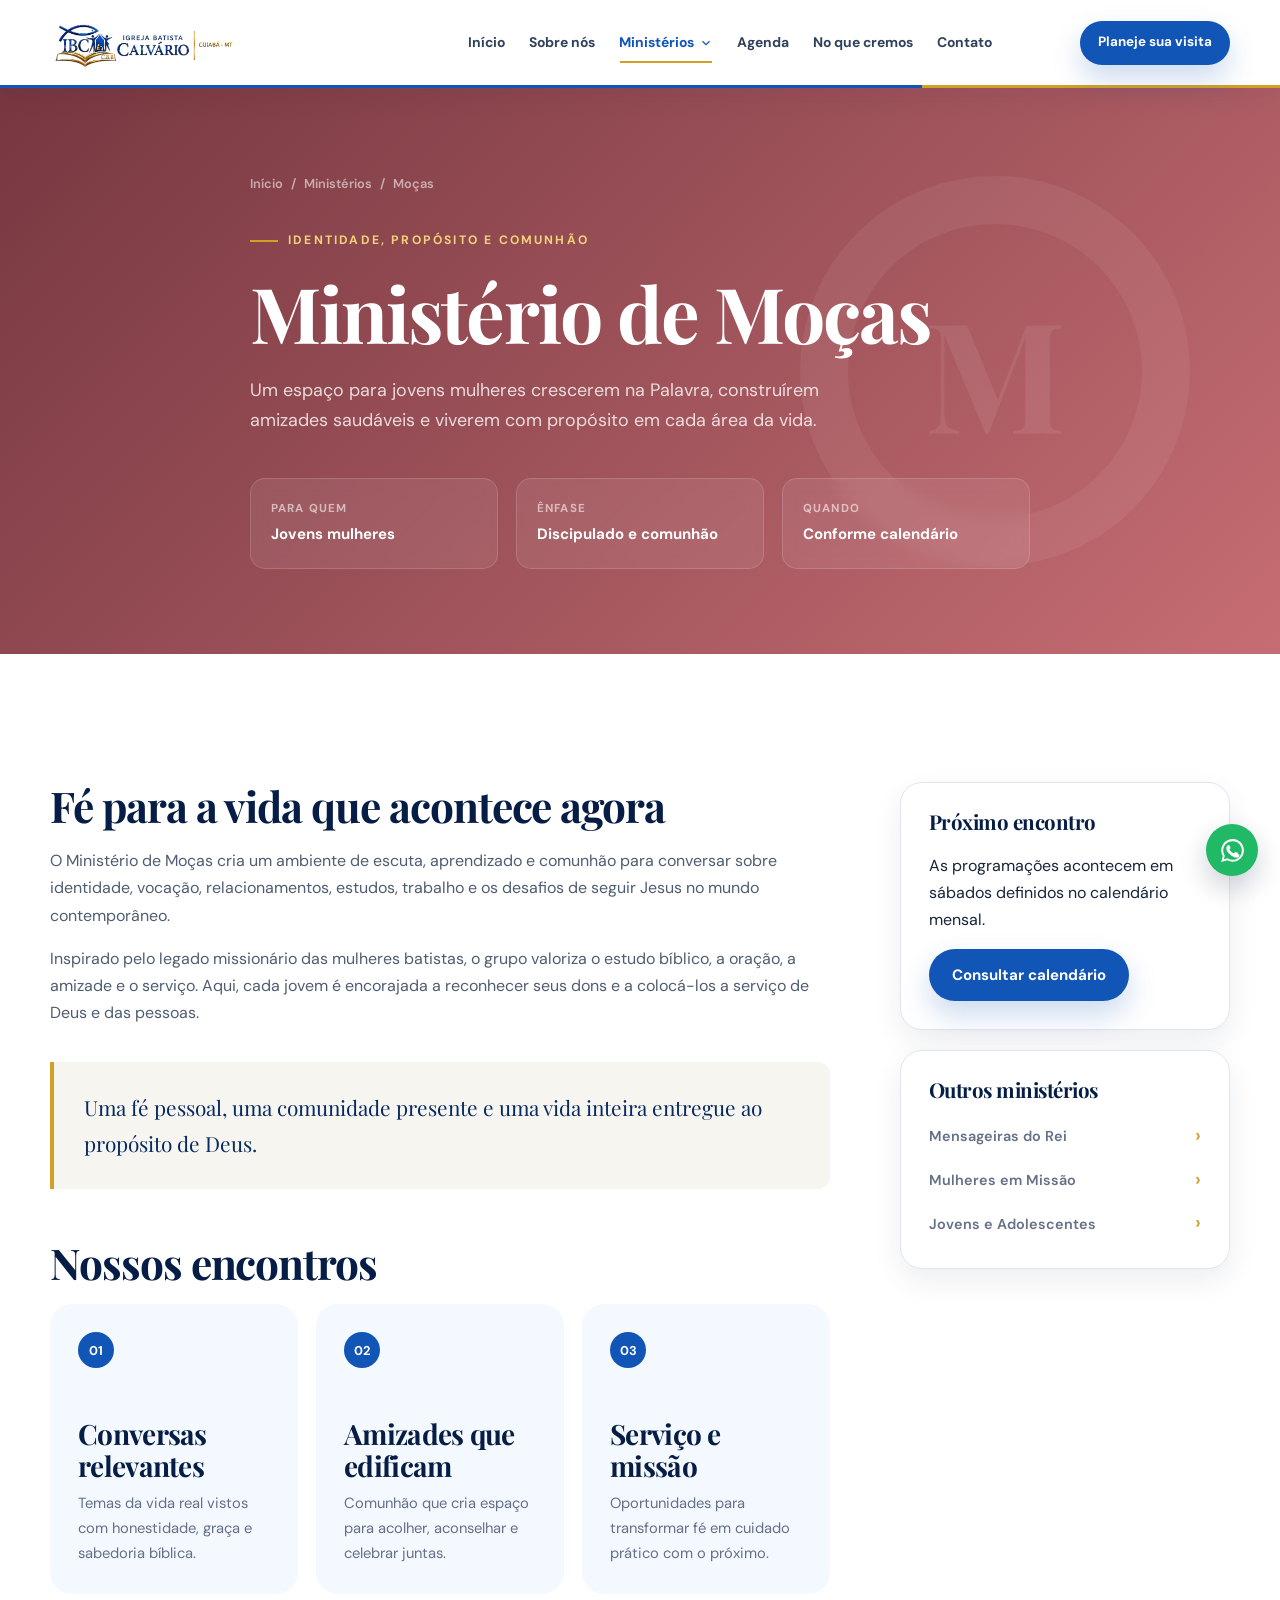
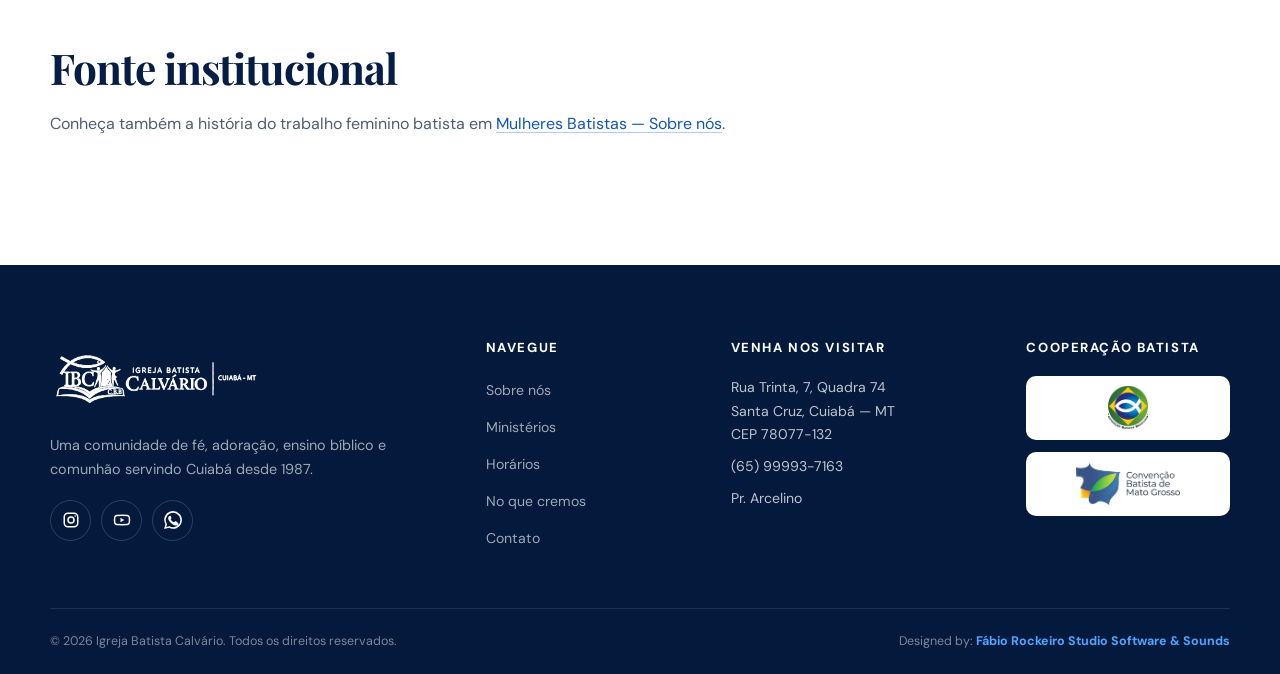
<file: pages/ministerios/mocas.html>
<!doctype html>
<html lang="pt-BR">
<head><meta charset="utf-8"><meta name="viewport" content="width=device-width, initial-scale=1"><meta name="description" content="Ministério de Moças da Igreja Batista Calvário em Cuiabá."><meta name="theme-color" content="#763740"><title>Ministério de Moças | Igreja Batista Calvário</title><link rel="icon" href="../../assets/images/brand/logo-ibc.webp" type="image/webp"><link rel="stylesheet" href="../../assets/css/styles.css"><script src="../../assets/js/main.js" defer></script></head>
<body data-page="mocas"><a class="skip-link" href="#conteudo">Ir para o conteúdo</a><div data-site-header></div><main id="conteudo">
  <section class="ministry-hero" data-mark="M" style="--ministry-gradient:linear-gradient(135deg,#763740,#c66d73)"><div class="container ministry-hero-content"><nav class="breadcrumbs"><a href="../../index.html">Início</a><span><a href="../ministerios.html">Ministérios</a></span><span>Moças</span></nav><span class="eyebrow">Identidade, propósito e comunhão</span><h1>Ministério de Moças</h1><p>Um espaço para jovens mulheres crescerem na Palavra, construírem amizades saudáveis e viverem com propósito em cada área da vida.</p><div class="ministry-facts"><div class="ministry-fact"><span>Para quem</span><strong>Jovens mulheres</strong></div><div class="ministry-fact"><span>Ênfase</span><strong>Discipulado e comunhão</strong></div><div class="ministry-fact"><span>Quando</span><strong>Conforme calendário</strong></div></div></div></section>
  <section class="section"><div class="container content-grid"><article class="prose reveal"><h2>Fé para a vida que acontece agora</h2><p>O Ministério de Moças cria um ambiente de escuta, aprendizado e comunhão para conversar sobre identidade, vocação, relacionamentos, estudos, trabalho e os desafios de seguir Jesus no mundo contemporâneo.</p><p>Inspirado pelo legado missionário das mulheres batistas, o grupo valoriza o estudo bíblico, a oração, a amizade e o serviço. Aqui, cada jovem é encorajada a reconhecer seus dons e a colocá-los a serviço de Deus e das pessoas.</p><blockquote>Uma fé pessoal, uma comunidade presente e uma vida inteira entregue ao propósito de Deus.</blockquote><h2>Nossos encontros</h2><div class="value-grid"><div class="value-card"><b>01</b><h3>Conversas relevantes</h3><p>Temas da vida real vistos com honestidade, graça e sabedoria bíblica.</p></div><div class="value-card"><b>02</b><h3>Amizades que edificam</h3><p>Comunhão que cria espaço para acolher, aconselhar e celebrar juntas.</p></div><div class="value-card"><b>03</b><h3>Serviço e missão</h3><p>Oportunidades para transformar fé em cuidado prático com o próximo.</p></div></div><h2>Fonte institucional</h2><p>Conheça também a história do trabalho feminino batista em <a href="https://www.mulheresbatistas.org.br/sobre" target="_blank" rel="noopener noreferrer">Mulheres Batistas — Sobre nós</a>.</p></article><aside><div class="sidebar-card"><h3>Próximo encontro</h3><p>As programações acontecem em sábados definidos no calendário mensal.</p><a class="btn btn-primary" href="https://wa.me/5565999937163" target="_blank" rel="noopener noreferrer">Consultar calendário</a></div><div class="sidebar-card"><h3>Outros ministérios</h3><ul class="sidebar-list"><li><a href="mensageiras-do-rei.html">Mensageiras do Rei</a></li><li><a href="mulheres-em-missao.html">Mulheres em Missão</a></li><li><a href="jovens-e-adolescentes.html">Jovens e Adolescentes</a></li></ul></div></aside></div></section>
  </main><div data-site-footer></div></body></html>
</file>
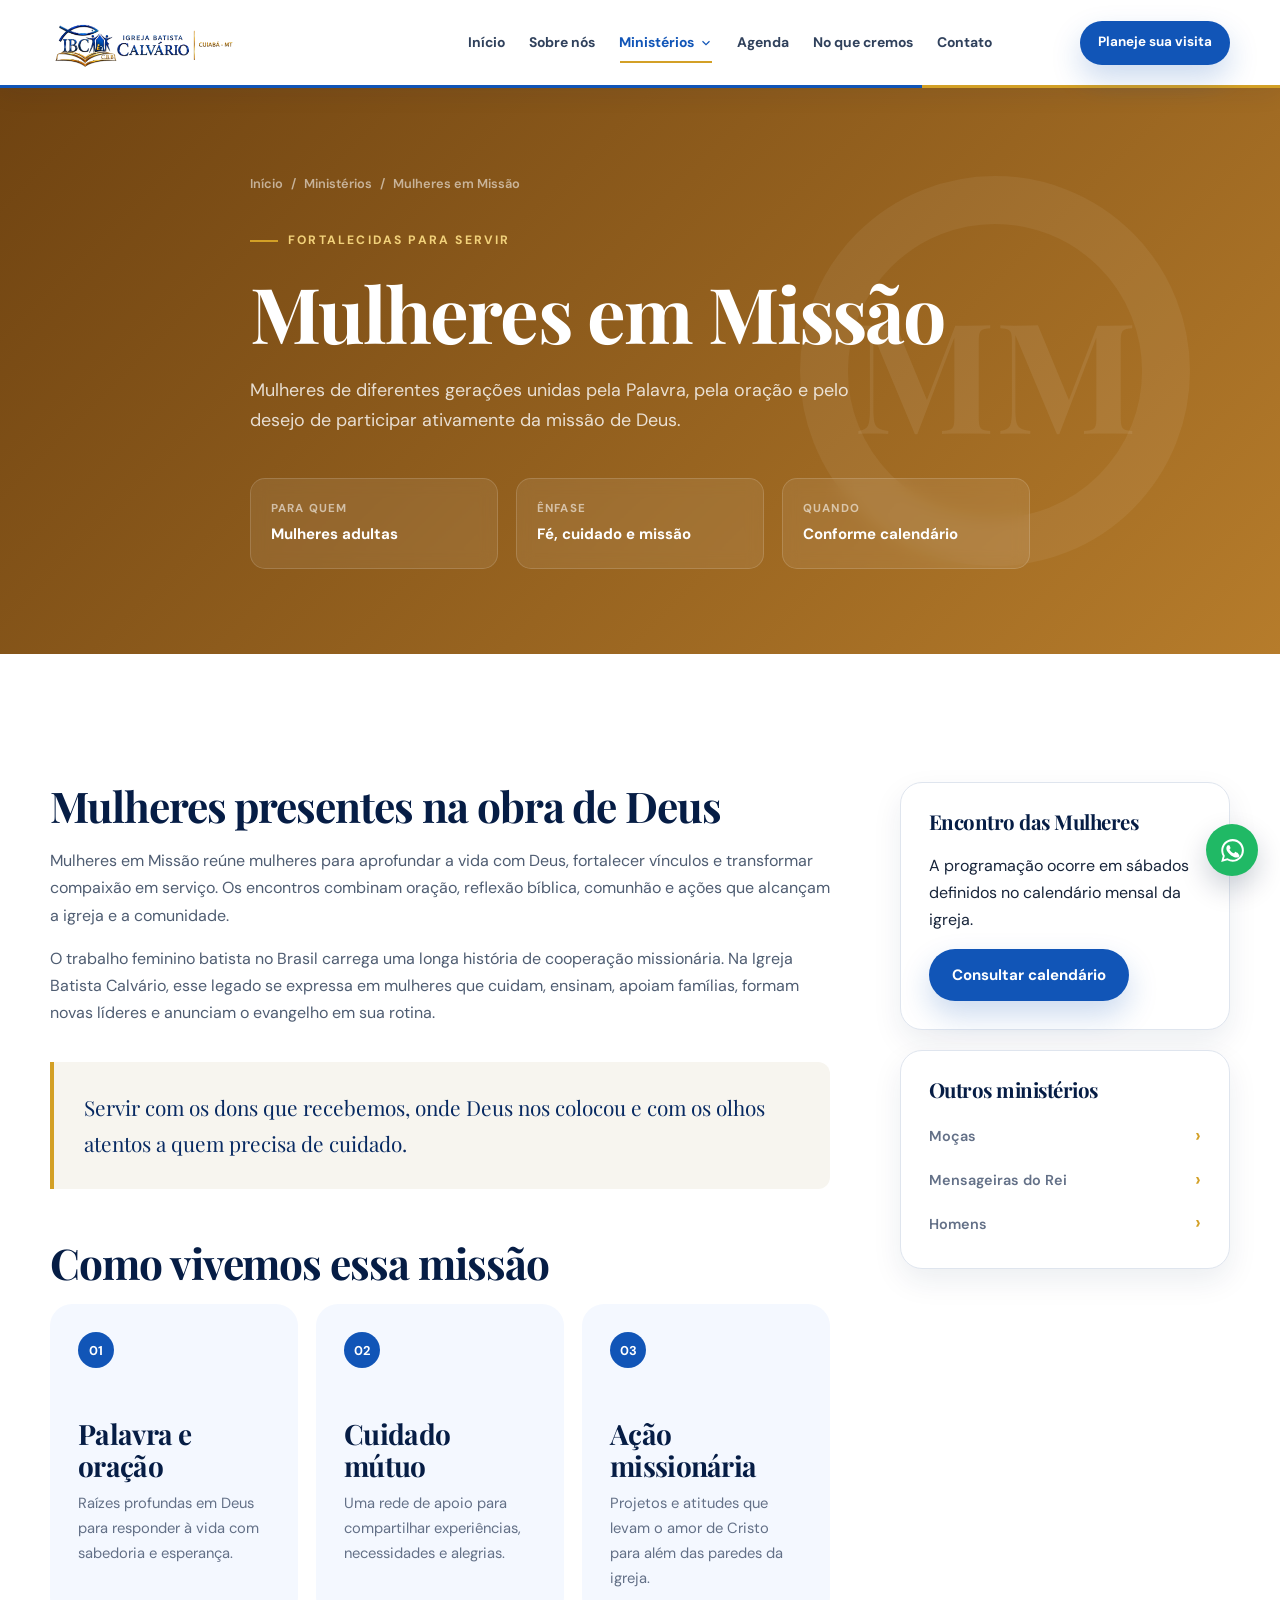
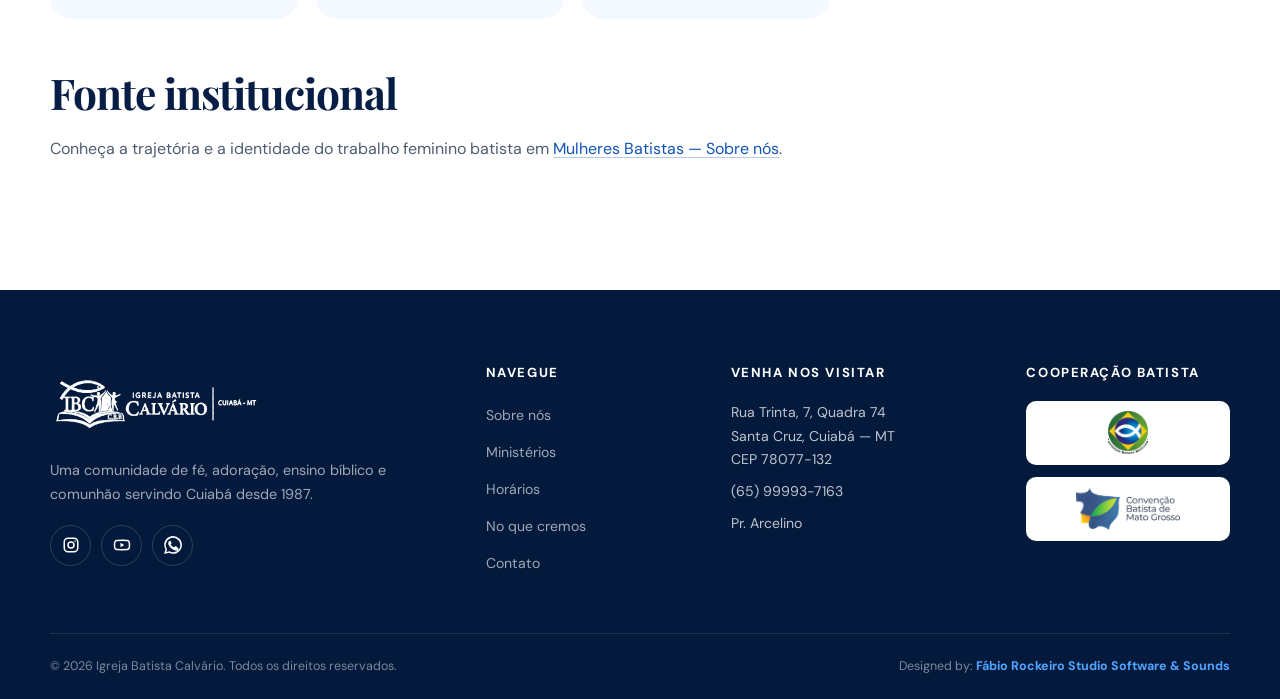
<file: pages/ministerios/mulheres-em-missao.html>
<!doctype html>
<html lang="pt-BR">
<head><meta charset="utf-8"><meta name="viewport" content="width=device-width, initial-scale=1"><meta name="description" content="Mulheres em Missão na Igreja Batista Calvário em Cuiabá."><meta name="theme-color" content="#6f4311"><title>Mulheres em Missão | Igreja Batista Calvário</title><link rel="icon" href="../../assets/images/brand/logo-ibc.webp" type="image/webp"><link rel="stylesheet" href="../../assets/css/styles.css"><script src="../../assets/js/main.js" defer></script></head>
<body data-page="mulheres"><a class="skip-link" href="#conteudo">Ir para o conteúdo</a><div data-site-header></div><main id="conteudo">
  <section class="ministry-hero" data-mark="MM" style="--ministry-gradient:linear-gradient(135deg,#6f4311,#b67c2b)"><div class="container ministry-hero-content"><nav class="breadcrumbs"><a href="../../index.html">Início</a><span><a href="../ministerios.html">Ministérios</a></span><span>Mulheres em Missão</span></nav><span class="eyebrow">Fortalecidas para servir</span><h1>Mulheres em Missão</h1><p>Mulheres de diferentes gerações unidas pela Palavra, pela oração e pelo desejo de participar ativamente da missão de Deus.</p><div class="ministry-facts"><div class="ministry-fact"><span>Para quem</span><strong>Mulheres adultas</strong></div><div class="ministry-fact"><span>Ênfase</span><strong>Fé, cuidado e missão</strong></div><div class="ministry-fact"><span>Quando</span><strong>Conforme calendário</strong></div></div></div></section>
  <section class="section"><div class="container content-grid"><article class="prose reveal"><h2>Mulheres presentes na obra de Deus</h2><p>Mulheres em Missão reúne mulheres para aprofundar a vida com Deus, fortalecer vínculos e transformar compaixão em serviço. Os encontros combinam oração, reflexão bíblica, comunhão e ações que alcançam a igreja e a comunidade.</p><p>O trabalho feminino batista no Brasil carrega uma longa história de cooperação missionária. Na Igreja Batista Calvário, esse legado se expressa em mulheres que cuidam, ensinam, apoiam famílias, formam novas líderes e anunciam o evangelho em sua rotina.</p><blockquote>Servir com os dons que recebemos, onde Deus nos colocou e com os olhos atentos a quem precisa de cuidado.</blockquote><h2>Como vivemos essa missão</h2><div class="value-grid"><div class="value-card"><b>01</b><h3>Palavra e oração</h3><p>Raízes profundas em Deus para responder à vida com sabedoria e esperança.</p></div><div class="value-card"><b>02</b><h3>Cuidado mútuo</h3><p>Uma rede de apoio para compartilhar experiências, necessidades e alegrias.</p></div><div class="value-card"><b>03</b><h3>Ação missionária</h3><p>Projetos e atitudes que levam o amor de Cristo para além das paredes da igreja.</p></div></div><h2>Fonte institucional</h2><p>Conheça a trajetória e a identidade do trabalho feminino batista em <a href="https://www.mulheresbatistas.org.br/sobre" target="_blank" rel="noopener noreferrer">Mulheres Batistas — Sobre nós</a>.</p></article><aside><div class="sidebar-card"><h3>Encontro das Mulheres</h3><p>A programação ocorre em sábados definidos no calendário mensal da igreja.</p><a class="btn btn-primary" href="https://wa.me/5565999937163" target="_blank" rel="noopener noreferrer">Consultar calendário</a></div><div class="sidebar-card"><h3>Outros ministérios</h3><ul class="sidebar-list"><li><a href="mocas.html">Moças</a></li><li><a href="mensageiras-do-rei.html">Mensageiras do Rei</a></li><li><a href="homens.html">Homens</a></li></ul></div></aside></div></section>
  </main><div data-site-footer></div></body></html>
</file>
<file: assets/css/styles.css>
@import url('https://fonts.googleapis.com/css2?family=DM+Sans:wght@400;500;600;700&family=Playfair+Display:wght@600;700&display=swap');

:root {
  --blue-950: #061d45;
  --blue-900: #082a62;
  --blue-800: #0b3f8f;
  --blue-700: #1155b7;
  --blue-100: #e9f1ff;
  --blue-50: #f4f8ff;
  --gold: #d3a026;
  --gold-light: #f2d27b;
  --ink: #17243a;
  --muted: #637087;
  --line: #dfe5ee;
  --paper: #ffffff;
  --cream: #f7f5ef;
  --shadow-sm: 0 12px 30px rgba(7, 35, 79, 0.08);
  --shadow-lg: 0 28px 70px rgba(4, 28, 67, 0.16);
  --radius-sm: 12px;
  --radius-md: 22px;
  --radius-lg: 34px;
  --container: 1180px;
  --header-height: 88px;
}

*,
*::before,
*::after {
  box-sizing: border-box;
}

html {
  scroll-behavior: smooth;
  scroll-padding-top: calc(var(--header-height) + 24px);
}

body {
  margin: 0;
  color: var(--ink);
  background: var(--paper);
  font-family: 'DM Sans', system-ui, -apple-system, BlinkMacSystemFont, 'Segoe UI', sans-serif;
  font-size: 16px;
  line-height: 1.7;
  -webkit-font-smoothing: antialiased;
}

body.nav-open {
  overflow: hidden;
}

img,
svg {
  display: block;
  max-width: 100%;
}

a {
  color: inherit;
  text-decoration: none;
}

button,
input,
textarea,
select {
  font: inherit;
}

button,
a {
  -webkit-tap-highlight-color: transparent;
}

h1,
h2,
h3,
h4,
p,
ul,
ol,
blockquote {
  margin-top: 0;
}

h1,
h2,
h3,
.display-font {
  font-family: 'Playfair Display', Georgia, serif;
  line-height: 1.12;
  letter-spacing: -0.025em;
}

h1 {
  font-size: clamp(2.75rem, 7vw, 5.5rem);
}

h2 {
  font-size: clamp(2.15rem, 4.5vw, 3.7rem);
}

h3 {
  font-size: clamp(1.35rem, 2.2vw, 1.75rem);
}

p:last-child {
  margin-bottom: 0;
}

::selection {
  color: #fff;
  background: var(--blue-700);
}

.container {
  width: min(calc(100% - 40px), var(--container));
  margin-inline: auto;
}

.section {
  padding-block: clamp(78px, 10vw, 128px);
}

.section-sm {
  padding-block: clamp(56px, 7vw, 82px);
}

.section-blue {
  position: relative;
  overflow: hidden;
  color: #fff;
  background: linear-gradient(135deg, var(--blue-950), var(--blue-800));
}

.section-blue::before,
.section-blue::after {
  position: absolute;
  content: '';
  border: 1px solid rgba(255, 255, 255, 0.08);
  border-radius: 50%;
}

.section-blue::before {
  width: 540px;
  height: 540px;
  top: -300px;
  right: -120px;
}

.section-blue::after {
  width: 360px;
  height: 360px;
  bottom: -250px;
  left: 8%;
}

.section-cream {
  background: var(--cream);
}

.section-soft {
  background: var(--blue-50);
}

.eyebrow {
  display: inline-flex;
  align-items: center;
  gap: 10px;
  margin-bottom: 20px;
  color: var(--blue-700);
  font-size: 0.76rem;
  font-weight: 700;
  letter-spacing: 0.18em;
  line-height: 1.3;
  text-transform: uppercase;
}

.eyebrow::before {
  width: 28px;
  height: 2px;
  content: '';
  background: var(--gold);
}

.section-blue .eyebrow,
.hero .eyebrow,
.page-hero .eyebrow,
.ministry-hero .eyebrow {
  color: var(--gold-light);
}

.section-heading {
  max-width: 760px;
  margin-bottom: 50px;
}

.section-heading.center {
  margin-inline: auto;
  text-align: center;
}

.section-heading.center .eyebrow {
  justify-content: center;
}

.section-heading h2 {
  margin-bottom: 18px;
  color: var(--blue-950);
}

.section-heading p {
  color: var(--muted);
  font-size: 1.08rem;
}

.section-blue .section-heading h2,
.section-blue .section-heading p {
  color: #fff;
}

.text-light {
  color: #fff !important;
}

.text-light-muted {
  color: rgba(255, 255, 255, 0.72) !important;
}

.lead {
  color: var(--muted);
  font-size: clamp(1.05rem, 2vw, 1.24rem);
}

.text-link {
  display: inline-flex;
  align-items: center;
  gap: 9px;
  color: var(--blue-700);
  font-weight: 700;
}

.text-link::after {
  content: '→';
  transition: transform 180ms ease;
}

.text-link:hover::after {
  transform: translateX(5px);
}

.button-row {
  display: flex;
  flex-wrap: wrap;
  gap: 14px;
}

.button-row.centered {
  justify-content: center;
  margin-top: 36px;
}

.button-row.spaced-top {
  margin-top: 28px;
}

.btn {
  display: inline-flex;
  min-height: 52px;
  align-items: center;
  justify-content: center;
  gap: 10px;
  padding: 13px 22px;
  border: 1px solid transparent;
  border-radius: 999px;
  cursor: pointer;
  font-size: 0.94rem;
  font-weight: 700;
  line-height: 1.2;
  transition: transform 180ms ease, box-shadow 180ms ease, color 180ms ease, background 180ms ease;
}

.btn:hover {
  transform: translateY(-2px);
}

.btn-primary {
  color: #fff;
  background: var(--blue-700);
  box-shadow: 0 14px 30px rgba(17, 85, 183, 0.22);
}

.btn-primary:hover {
  background: var(--blue-800);
}

.btn-gold {
  color: var(--blue-950);
  background: linear-gradient(135deg, #e5bb54, var(--gold));
  box-shadow: 0 14px 30px rgba(211, 160, 38, 0.22);
}

.btn-outline {
  color: var(--blue-900);
  border-color: rgba(8, 42, 98, 0.24);
  background: transparent;
}

.btn-outline:hover {
  border-color: var(--blue-700);
  background: var(--blue-50);
}

.btn-white {
  color: var(--blue-950);
  background: #fff;
}

.btn-ghost-light {
  color: #fff;
  border-color: rgba(255, 255, 255, 0.42);
  background: rgba(255, 255, 255, 0.08);
  backdrop-filter: blur(10px);
}

.skip-link {
  position: fixed;
  z-index: 9999;
  top: 12px;
  left: 12px;
  padding: 10px 16px;
  color: #fff;
  border-radius: 8px;
  background: var(--blue-900);
  transform: translateY(-160%);
}

.skip-link:focus {
  transform: translateY(0);
}

/* Header */
.site-header {
  position: sticky;
  z-index: 1000;
  top: 0;
  height: var(--header-height);
  border-bottom: 3px solid transparent;
  border-image: linear-gradient(90deg, var(--blue-700) 0 72%, var(--gold) 72% 100%) 1;
  background: rgba(255, 255, 255, 0.97);
  box-shadow: 0 5px 24px rgba(6, 29, 69, 0.07);
  backdrop-filter: blur(16px);
}

.site-header.scrolled {
  box-shadow: 0 8px 28px rgba(6, 29, 69, 0.12);
}

.header-inner {
  display: flex;
  height: 100%;
  align-items: center;
  justify-content: space-between;
  gap: 24px;
}

.brand {
  display: block;
  flex: 0 1 330px;
  min-width: 210px;
}

.brand img {
  width: 100%;
  max-width: 320px;
  height: 62px;
  object-fit: contain;
  object-position: left center;
}

.main-nav {
  display: flex;
  align-items: center;
  gap: 4px;
}

.nav-list {
  display: flex;
  align-items: center;
  gap: 2px;
  margin: 0;
  padding: 0;
  list-style: none;
}

.nav-link,
.nav-trigger {
  display: flex;
  align-items: center;
  gap: 5px;
  padding: 12px 11px;
  color: #30415c;
  border: 0;
  background: transparent;
  cursor: pointer;
  font-size: 0.87rem;
  font-weight: 700;
  white-space: nowrap;
}

.nav-link:hover,
.nav-link.active,
.nav-trigger:hover,
.nav-item.active > .nav-trigger {
  color: var(--blue-700);
}

.nav-link.active,
.nav-item.active > .nav-trigger {
  position: relative;
}

.nav-link.active::after,
.nav-item.active > .nav-trigger::after {
  position: absolute;
  right: 12px;
  bottom: 3px;
  left: 12px;
  height: 2px;
  content: '';
  background: var(--gold);
}

.nav-item {
  position: relative;
}

.nav-chevron {
  width: 14px;
  height: 14px;
  transition: transform 180ms ease;
}

.dropdown {
  position: absolute;
  top: calc(100% + 10px);
  left: 50%;
  display: grid;
  width: min(690px, 80vw);
  grid-template-columns: repeat(2, minmax(0, 1fr));
  gap: 6px;
  padding: 18px;
  visibility: hidden;
  border: 1px solid rgba(8, 42, 98, 0.08);
  border-radius: 18px;
  background: #fff;
  box-shadow: var(--shadow-lg);
  opacity: 0;
  transform: translate(-50%, 8px);
  transition: opacity 160ms ease, transform 160ms ease, visibility 160ms ease;
}

.nav-item:hover .dropdown,
.nav-item:focus-within .dropdown {
  visibility: visible;
  opacity: 1;
  transform: translate(-50%, 0);
}

.dropdown a {
  padding: 10px 12px;
  color: #30415c;
  border-radius: 10px;
  font-size: 0.88rem;
  font-weight: 600;
}

.dropdown a:hover,
.dropdown a.active {
  color: var(--blue-700);
  background: var(--blue-50);
}

.header-cta {
  min-height: 44px;
  padding: 10px 17px;
  font-size: 0.84rem;
}

.nav-toggle {
  display: none;
  width: 46px;
  height: 46px;
  flex: 0 0 auto;
  place-items: center;
  padding: 0;
  color: var(--blue-900);
  border: 1px solid var(--line);
  border-radius: 50%;
  background: #fff;
  cursor: pointer;
}

.nav-toggle span,
.nav-toggle span::before,
.nav-toggle span::after {
  display: block;
  width: 20px;
  height: 2px;
  content: '';
  background: currentColor;
  transition: transform 180ms ease, opacity 180ms ease;
}

.nav-toggle span {
  position: relative;
}

.nav-toggle span::before {
  position: absolute;
  top: -6px;
}

.nav-toggle span::after {
  position: absolute;
  top: 6px;
}

.nav-toggle[aria-expanded='true'] span {
  background: transparent;
}

.nav-toggle[aria-expanded='true'] span::before {
  top: 0;
  transform: rotate(45deg);
}

.nav-toggle[aria-expanded='true'] span::after {
  top: 0;
  transform: rotate(-45deg);
}

/* Hero */
.hero {
  position: relative;
  min-height: min(790px, calc(100vh - var(--header-height)));
  display: grid;
  align-items: center;
  overflow: hidden;
  color: #fff;
  background: var(--blue-950);
}

.hero-media,
.hero-overlay {
  position: absolute;
  inset: 0;
}

.hero-media img {
  width: 100%;
  height: 100%;
  object-fit: cover;
  object-position: center;
}

.hero-overlay {
  background: linear-gradient(90deg, rgba(3, 21, 54, 0.94) 0%, rgba(4, 29, 70, 0.78) 43%, rgba(4, 29, 70, 0.18) 78%), linear-gradient(0deg, rgba(3, 21, 54, 0.46), transparent 45%);
}

.hero-content {
  position: relative;
  z-index: 2;
  max-width: 760px;
  padding-block: 105px;
}

.hero h1 {
  max-width: 720px;
  margin-bottom: 24px;
  text-wrap: balance;
}

.hero h1 span {
  color: var(--gold-light);
}

.hero .lead {
  max-width: 630px;
  margin-bottom: 34px;
  color: rgba(255, 255, 255, 0.86);
}

.hero-note {
  display: flex;
  align-items: center;
  gap: 13px;
  margin-top: 34px;
  color: rgba(255, 255, 255, 0.88);
  font-size: 0.91rem;
}

.hero-note::before {
  width: 8px;
  height: 8px;
  flex: 0 0 auto;
  content: '';
  border-radius: 50%;
  background: #56d38b;
  box-shadow: 0 0 0 7px rgba(86, 211, 139, 0.16);
}

.hero-scroll {
  position: absolute;
  z-index: 2;
  right: max(30px, calc((100vw - var(--container)) / 2));
  bottom: 36px;
  display: flex;
  align-items: center;
  gap: 12px;
  color: rgba(255, 255, 255, 0.65);
  font-size: 0.74rem;
  font-weight: 700;
  letter-spacing: 0.14em;
  text-transform: uppercase;
  writing-mode: vertical-rl;
}

.hero-scroll::after {
  width: 1px;
  height: 56px;
  content: '';
  background: linear-gradient(var(--gold-light), transparent);
}

.quick-strip {
  position: relative;
  z-index: 3;
  margin-top: -42px;
}

.quick-grid {
  display: grid;
  overflow: hidden;
  grid-template-columns: repeat(3, 1fr);
  border: 1px solid rgba(8, 42, 98, 0.08);
  border-radius: var(--radius-md);
  background: #fff;
  box-shadow: var(--shadow-lg);
}

.quick-item {
  position: relative;
  display: flex;
  min-height: 120px;
  align-items: center;
  gap: 18px;
  padding: 26px 28px;
}

.quick-item + .quick-item {
  border-left: 1px solid var(--line);
}

.icon-box {
  display: grid;
  width: 48px;
  height: 48px;
  flex: 0 0 auto;
  place-items: center;
  color: var(--blue-700);
  border-radius: 14px;
  background: var(--blue-50);
}

.icon-box svg {
  width: 23px;
  height: 23px;
}

.quick-item strong,
.quick-item small {
  display: block;
}

.quick-item strong {
  margin-bottom: 2px;
  color: var(--blue-950);
  font-size: 1rem;
}

.quick-item small {
  color: var(--muted);
  font-size: 0.82rem;
  line-height: 1.5;
}

/* Layout blocks */
.split {
  display: grid;
  grid-template-columns: minmax(0, 1fr) minmax(0, 1fr);
  align-items: center;
  gap: clamp(48px, 8vw, 96px);
}

.split-top {
  align-items: start;
}

.split-content h2 {
  margin-bottom: 24px;
  color: var(--blue-950);
}

.split-content p {
  color: var(--muted);
}

.split-content .button-row {
  margin-top: 28px;
}

.image-frame {
  position: relative;
}

.image-frame::before {
  position: absolute;
  z-index: 0;
  top: -18px;
  right: -18px;
  width: 52%;
  height: 55%;
  content: '';
  border-radius: var(--radius-md);
  background: linear-gradient(135deg, var(--gold), #f0ce75);
}

.image-frame img {
  position: relative;
  z-index: 1;
  width: 100%;
  aspect-ratio: 4 / 3;
  object-fit: cover;
  border-radius: var(--radius-md);
  box-shadow: var(--shadow-lg);
}

.image-frame-portrait {
  width: min(100%, 500px);
  justify-self: center;
}

.image-frame-portrait img {
  height: clamp(620px, 55vw, 760px);
  aspect-ratio: auto;
  object-position: center 55%;
}

.image-frame-members img {
  object-position: center 42%;
}

.image-badge {
  position: absolute;
  z-index: 2;
  right: -24px;
  bottom: -24px;
  max-width: 190px;
  padding: 20px;
  color: #fff;
  border-radius: 16px;
  background: var(--blue-900);
  box-shadow: var(--shadow-sm);
}

.image-badge strong {
  display: block;
  color: var(--gold-light);
  font-family: 'Playfair Display', Georgia, serif;
  font-size: 1.8rem;
}

.image-badge span {
  font-size: 0.82rem;
}

.feature-grid {
  display: grid;
  grid-template-columns: repeat(3, minmax(0, 1fr));
  gap: 20px;
}

.feature-card {
  padding: 30px;
  border: 1px solid var(--line);
  border-radius: var(--radius-md);
  background: #fff;
  transition: transform 180ms ease, box-shadow 180ms ease, border 180ms ease;
}

.feature-card:hover {
  border-color: rgba(17, 85, 183, 0.25);
  box-shadow: var(--shadow-sm);
  transform: translateY(-5px);
}

.feature-card .icon-box {
  margin-bottom: 22px;
}

.feature-card h3 {
  margin-bottom: 12px;
  color: var(--blue-950);
}

.feature-card p {
  color: var(--muted);
  font-size: 0.94rem;
}

/* Schedule */
.schedule-layout {
  display: grid;
  grid-template-columns: 0.8fr 1.2fr;
  align-items: stretch;
  gap: 24px;
}

.next-service {
  position: relative;
  overflow: hidden;
  padding: 38px;
  color: #fff;
  border-radius: var(--radius-md);
  background: linear-gradient(145deg, var(--blue-900), var(--blue-700));
  box-shadow: var(--shadow-lg);
}

.next-service::after {
  position: absolute;
  right: -80px;
  bottom: -130px;
  width: 260px;
  height: 260px;
  content: '';
  border: 45px solid rgba(255, 255, 255, 0.06);
  border-radius: 50%;
}

.next-service-label {
  margin-bottom: 42px;
  color: var(--gold-light);
  font-size: 0.75rem;
  font-weight: 700;
  letter-spacing: 0.16em;
  text-transform: uppercase;
}

.next-service h3 {
  margin-bottom: 6px;
  color: #fff;
  font-size: 2rem;
}

.next-service-time {
  display: block;
  margin-bottom: 20px;
  color: var(--gold-light);
  font-family: 'Playfair Display', Georgia, serif;
  font-size: 2.8rem;
  font-weight: 700;
  line-height: 1;
}

.next-service p {
  max-width: 390px;
  color: rgba(255, 255, 255, 0.76);
}

.schedule-card {
  padding: 16px 30px;
  border: 1px solid var(--line);
  border-radius: var(--radius-md);
  background: #fff;
  box-shadow: var(--shadow-sm);
}

.schedule-row {
  display: grid;
  grid-template-columns: 130px 1fr auto;
  align-items: center;
  gap: 24px;
  padding-block: 20px;
}

.schedule-row + .schedule-row {
  border-top: 1px solid var(--line);
}

.schedule-day {
  color: var(--blue-900);
  font-weight: 700;
}

.schedule-name {
  color: var(--muted);
  font-size: 0.94rem;
}

.schedule-time {
  color: var(--blue-950);
  font-weight: 700;
}

/* Ministries */
.ministries-grid {
  display: grid;
  grid-template-columns: repeat(4, minmax(0, 1fr));
  gap: 18px;
}

.ministry-card {
  position: relative;
  min-height: 300px;
  display: flex;
  overflow: hidden;
  flex-direction: column;
  justify-content: flex-end;
  padding: 26px;
  color: #fff;
  border-radius: var(--radius-md);
  background: var(--card-bg, linear-gradient(150deg, #0b3f8f, #061d45));
  isolation: isolate;
  transition: transform 200ms ease, box-shadow 200ms ease;
}

.ministry-card::before {
  position: absolute;
  z-index: -1;
  top: -55px;
  right: -45px;
  width: 190px;
  height: 190px;
  content: '';
  border: 34px solid rgba(255, 255, 255, 0.08);
  border-radius: 50%;
}

.ministry-card::after {
  position: absolute;
  z-index: -1;
  right: 28px;
  bottom: 85px;
  width: 56px;
  height: 2px;
  content: '';
  background: var(--gold-light);
  transform: rotate(-35deg);
}

.ministry-card:hover {
  box-shadow: var(--shadow-lg);
  transform: translateY(-6px);
}

.ministry-card:nth-child(1) { --card-bg: linear-gradient(150deg, #1c74b8, #0b3c75); }
.ministry-card:nth-child(2) { --card-bg: linear-gradient(150deg, #7d4f9f, #3f2465); }
.ministry-card:nth-child(3) { --card-bg: linear-gradient(150deg, #c66d73, #763740); }
.ministry-card:nth-child(4) { --card-bg: linear-gradient(150deg, #b67c2b, #6f4311); }
.ministry-card:nth-child(5) { --card-bg: linear-gradient(150deg, #237e68, #0a493b); }
.ministry-card:nth-child(6) { --card-bg: linear-gradient(150deg, #3558bd, #172b74); }
.ministry-card:nth-child(7) { --card-bg: linear-gradient(150deg, #556273, #252f3b); }
.ministry-card:nth-child(8) { --card-bg: linear-gradient(150deg, #b8503e, #70271d); }

.ministry-number {
  position: absolute;
  top: 20px;
  left: 24px;
  color: rgba(255, 255, 255, 0.5);
  font-family: 'Playfair Display', Georgia, serif;
  font-size: 0.9rem;
}

.ministry-card h3 {
  margin-bottom: 9px;
  color: #fff;
  font-size: 1.45rem;
}

.ministry-card p {
  margin-bottom: 18px;
  color: rgba(255, 255, 255, 0.72);
  font-size: 0.88rem;
  line-height: 1.55;
}

.ministry-card .text-link {
  color: var(--gold-light);
  font-size: 0.86rem;
}

/* CTA and social */
.cta-panel {
  position: relative;
  display: grid;
  overflow: hidden;
  grid-template-columns: 1.2fr auto;
  align-items: center;
  gap: 36px;
  padding: clamp(38px, 6vw, 68px);
  color: #fff;
  border-radius: var(--radius-lg);
  background: linear-gradient(135deg, var(--blue-950), var(--blue-700));
  box-shadow: var(--shadow-lg);
}

.cta-panel::after {
  position: absolute;
  top: -70%;
  right: -10%;
  width: 430px;
  height: 430px;
  content: '';
  border: 60px solid rgba(255, 255, 255, 0.05);
  border-radius: 50%;
}

.cta-panel > * {
  position: relative;
  z-index: 1;
}

.cta-panel h2 {
  margin-bottom: 14px;
  color: #fff;
  font-size: clamp(2rem, 4vw, 3.1rem);
}

.cta-panel p {
  max-width: 660px;
  color: rgba(255, 255, 255, 0.74);
}

/* Internal pages */
.page-hero {
  position: relative;
  display: grid;
  min-height: 440px;
  align-items: center;
  overflow: hidden;
  color: #fff;
  background: linear-gradient(120deg, var(--blue-950), var(--blue-800));
}

.page-hero::before,
.page-hero::after {
  position: absolute;
  content: '';
  border-radius: 50%;
}

.page-hero::before {
  width: 480px;
  height: 480px;
  top: -260px;
  right: -80px;
  border: 1px solid rgba(255, 255, 255, 0.1);
}

.page-hero::after {
  width: 180px;
  height: 180px;
  right: 18%;
  bottom: -130px;
  border: 30px solid rgba(211, 160, 38, 0.16);
}

.page-hero-content {
  position: relative;
  z-index: 1;
  max-width: 820px;
  padding-block: 80px;
}

.page-hero h1 {
  margin-bottom: 18px;
  font-size: clamp(2.8rem, 6vw, 5rem);
}

.page-hero p {
  max-width: 700px;
  color: rgba(255, 255, 255, 0.78);
  font-size: 1.08rem;
}

.breadcrumbs {
  display: flex;
  flex-wrap: wrap;
  align-items: center;
  gap: 8px;
  margin-bottom: 28px;
  color: rgba(255, 255, 255, 0.56);
  font-size: 0.8rem;
  font-weight: 600;
}

.breadcrumbs a:hover {
  color: var(--gold-light);
}

.breadcrumbs span::before {
  margin-right: 8px;
  content: '/';
}

.content-grid {
  display: grid;
  grid-template-columns: minmax(0, 1fr) 330px;
  align-items: start;
  gap: 68px;
}

.prose {
  max-width: 780px;
}

.prose h2,
.prose h3 {
  color: var(--blue-950);
}

.prose h2 {
  margin-top: 50px;
  margin-bottom: 18px;
  font-size: clamp(1.9rem, 3.5vw, 2.65rem);
}

.prose h2:first-child {
  margin-top: 0;
}

.prose h3 {
  margin-top: 32px;
  margin-bottom: 12px;
}

.prose p,
.prose li {
  color: #4f5d72;
}

.prose a:not(.btn) {
  color: var(--blue-700);
  text-decoration: underline;
  text-decoration-color: rgba(17, 85, 183, 0.3);
  text-underline-offset: 3px;
}

.prose blockquote {
  margin: 36px 0;
  padding: 28px 30px;
  color: var(--blue-900);
  border-left: 4px solid var(--gold);
  border-radius: 0 var(--radius-sm) var(--radius-sm) 0;
  background: var(--cream);
  font-family: 'Playfair Display', Georgia, serif;
  font-size: 1.3rem;
}

.sidebar-card {
  position: sticky;
  top: calc(var(--header-height) + 28px);
  padding: 28px;
  border: 1px solid var(--line);
  border-radius: var(--radius-md);
  background: #fff;
  box-shadow: var(--shadow-sm);
}

.sidebar-card + .sidebar-card {
  margin-top: 20px;
}

.sidebar-card h3 {
  margin-bottom: 18px;
  color: var(--blue-950);
  font-size: 1.28rem;
}

.sidebar-list {
  display: grid;
  gap: 11px;
  margin: 0;
  padding: 0;
  list-style: none;
}

.sidebar-list a {
  display: flex;
  align-items: center;
  justify-content: space-between;
  gap: 8px;
  color: var(--muted);
  font-size: 0.9rem;
  font-weight: 600;
}

.sidebar-list a::after {
  content: '›';
  color: var(--gold);
  font-size: 1.2rem;
}

.sidebar-list a:hover,
.sidebar-list a.active {
  color: var(--blue-700);
}

/* History */
.history-gallery {
  display: grid;
  grid-template-columns: repeat(2, minmax(0, 1fr));
  gap: 22px;
}

.about-intro {
  max-width: 860px;
}

.about-intro h2 {
  margin-bottom: 24px;
  color: var(--blue-950);
}

.about-intro p {
  color: var(--muted);
}

.about-intro .button-row {
  margin-top: 28px;
}

.history-gallery figure {
  margin: 0;
}

.history-gallery img {
  width: 100%;
  height: auto;
  aspect-ratio: auto;
  object-fit: contain;
  border-radius: var(--radius-md);
  box-shadow: var(--shadow-sm);
}

.history-gallery figcaption {
  padding: 12px 4px 0;
  color: var(--muted);
  font-size: 0.84rem;
}

.timeline {
  position: relative;
  max-width: 830px;
  margin-inline: auto;
}

.timeline::before {
  position: absolute;
  top: 10px;
  bottom: 10px;
  left: 100px;
  width: 1px;
  content: '';
  background: var(--line);
}

.timeline-item {
  position: relative;
  display: grid;
  grid-template-columns: 76px 1fr;
  gap: 56px;
  padding-block: 28px;
}

.timeline-year {
  color: var(--blue-700);
  font-family: 'Playfair Display', Georgia, serif;
  font-size: 1.45rem;
  font-weight: 700;
  text-align: right;
}

.timeline-content::before {
  position: absolute;
  top: 38px;
  left: 94px;
  width: 13px;
  height: 13px;
  content: '';
  border: 3px solid #fff;
  border-radius: 50%;
  background: var(--gold);
  box-shadow: 0 0 0 1px var(--gold);
}

.timeline-content h3 {
  margin-bottom: 9px;
  color: var(--blue-950);
}

.timeline-content p {
  color: var(--muted);
}

/* Ministry detail */
.ministry-hero {
  position: relative;
  min-height: 510px;
  display: grid;
  align-items: center;
  overflow: hidden;
  color: #fff;
  background: var(--ministry-gradient, linear-gradient(135deg, #082a62, #1155b7));
}

.ministry-theme-infantil { --ministry-gradient: linear-gradient(135deg, #0b3c75, #1c74b8); }
.ministry-theme-mensageiras { --ministry-gradient: linear-gradient(135deg, #3f2465, #7d4f9f); }
.ministry-theme-mocas { --ministry-gradient: linear-gradient(135deg, #763740, #c66d73); }
.ministry-theme-mulheres { --ministry-gradient: linear-gradient(135deg, #6f4311, #b67c2b); }
.ministry-theme-embaixadores { --ministry-gradient: linear-gradient(135deg, #0a493b, #237e68); }
.ministry-theme-jovens { --ministry-gradient: linear-gradient(135deg, #172b74, #3558bd); }
.ministry-theme-homens { --ministry-gradient: linear-gradient(135deg, #252f3b, #556273); }
.ministry-theme-louvor { --ministry-gradient: linear-gradient(135deg, #70271d, #b8503e); }

.media-illustration {
  display: grid;
  place-items: center;
}

.media-illustration svg {
  width: 100%;
  max-width: 430px;
}

.not-found {
  min-height: 100vh;
  text-align: center;
}

.not-found .page-hero-content {
  margin: auto;
}

.not-found p {
  margin-inline: auto;
}

.not-found .button-row {
  justify-content: center;
}

.ministry-hero::after {
  position: absolute;
  right: 7%;
  width: min(34vw, 390px);
  height: min(34vw, 390px);
  content: attr(data-mark);
  display: grid;
  place-items: center;
  color: rgba(255, 255, 255, 0.08);
  border: 48px solid rgba(255, 255, 255, 0.06);
  border-radius: 50%;
  font-family: 'Playfair Display', Georgia, serif;
  font-size: clamp(5rem, 12vw, 10rem);
  font-weight: 700;
  line-height: 1;
}

.ministry-hero-content {
  position: relative;
  z-index: 1;
  max-width: 780px;
  padding-block: 85px;
}

.ministry-hero h1 {
  margin-bottom: 20px;
  font-size: clamp(2.9rem, 6vw, 5rem);
}

.ministry-hero p {
  max-width: 650px;
  color: rgba(255, 255, 255, 0.8);
  font-size: 1.12rem;
}

.ministry-facts {
  display: grid;
  grid-template-columns: repeat(3, 1fr);
  gap: 18px;
  margin-top: 42px;
}

.ministry-fact {
  padding: 20px;
  border: 1px solid rgba(255, 255, 255, 0.15);
  border-radius: 15px;
  background: rgba(255, 255, 255, 0.08);
  backdrop-filter: blur(8px);
}

.ministry-fact span,
.ministry-fact strong {
  display: block;
}

.ministry-fact span {
  margin-bottom: 4px;
  color: rgba(255, 255, 255, 0.58);
  font-size: 0.72rem;
  font-weight: 700;
  letter-spacing: 0.1em;
  text-transform: uppercase;
}

.ministry-fact strong {
  color: #fff;
  font-size: 0.94rem;
}

.value-grid {
  display: grid;
  grid-template-columns: repeat(3, minmax(0, 1fr));
  gap: 18px;
}

.value-card {
  padding: 28px;
  border-radius: var(--radius-md);
  background: var(--blue-50);
}

.value-card b {
  display: inline-grid;
  width: 36px;
  height: 36px;
  margin-bottom: 18px;
  place-items: center;
  color: #fff;
  border-radius: 50%;
  background: var(--blue-700);
  font-size: 0.8rem;
}

.value-card h3 {
  margin-bottom: 10px;
  color: var(--blue-950);
}

.value-card p {
  color: var(--muted);
  font-size: 0.92rem;
}

/* Doctrine */
.source-notice {
  display: flex;
  align-items: flex-start;
  gap: 18px;
  margin-bottom: 36px;
  padding: 22px 24px;
  border: 1px solid #d8e5f8;
  border-radius: 16px;
  background: var(--blue-50);
}

.source-notice .icon-box {
  background: #fff;
}

.source-notice p {
  margin: 0;
  color: #4f5d72;
  font-size: 0.92rem;
}

.doctrine-intro {
  margin-bottom: 36px;
  padding: 32px;
  border-left: 4px solid var(--gold);
  background: var(--cream);
}

.doctrine-intro h2 {
  margin-bottom: 12px;
  color: var(--blue-950);
  font-size: 1.8rem;
}

.doctrine-list {
  display: grid;
  gap: 12px;
}

.doctrine-list details {
  overflow: hidden;
  border: 1px solid var(--line);
  border-radius: 16px;
  background: #fff;
}

.doctrine-list summary {
  position: relative;
  display: flex;
  min-height: 72px;
  align-items: center;
  gap: 16px;
  padding: 18px 52px 18px 20px;
  cursor: pointer;
  color: var(--blue-950);
  font-weight: 700;
  list-style: none;
}

.doctrine-list summary::-webkit-details-marker {
  display: none;
}

.doctrine-list summary::after {
  position: absolute;
  right: 22px;
  content: '+';
  color: var(--blue-700);
  font-size: 1.5rem;
  font-weight: 400;
  transition: transform 180ms ease;
}

.doctrine-list details[open] summary::after {
  transform: rotate(45deg);
}

.doctrine-index {
  display: inline-grid;
  width: 36px;
  height: 36px;
  flex: 0 0 auto;
  place-items: center;
  color: var(--blue-700);
  border-radius: 50%;
  background: var(--blue-50);
  font-size: 0.74rem;
}

.doctrine-body {
  padding: 0 28px 28px 72px;
  color: #4f5d72;
}

.doctrine-body h4 {
  margin-top: 24px;
  margin-bottom: 8px;
  color: var(--blue-900);
  font-family: 'DM Sans', sans-serif;
}

.doctrine-body .references {
  color: #78859a;
  font-size: 0.84rem;
}

.doctrine-source h4,
.doctrine-source p {
  margin-bottom: 14px;
  color: #4f5d72;
  font-family: 'DM Sans', sans-serif;
  font-size: 1rem;
  font-weight: 400;
  line-height: 1.75;
}

.doctrine-source h4:has(strong),
.doctrine-source p:has(strong) {
  margin-top: 36px;
  color: var(--blue-950);
  font-size: 1.25rem;
}

.doctrine-source > h4:first-child {
  margin-top: 0;
}

/* Contact */
.contact-grid {
  display: grid;
  grid-template-columns: 0.9fr 1.1fr;
  gap: 30px;
}

.contact-card {
  padding: 34px;
  border: 1px solid var(--line);
  border-radius: var(--radius-md);
  background: #fff;
  box-shadow: var(--shadow-sm);
}

.contact-card h2 {
  margin-bottom: 24px;
  color: var(--blue-950);
  font-size: 2rem;
}

.contact-list {
  display: grid;
  gap: 20px;
  margin: 0;
  padding: 0;
  list-style: none;
}

.contact-list li {
  display: flex;
  align-items: flex-start;
  gap: 14px;
}

.contact-list .icon-box {
  width: 42px;
  height: 42px;
}

.contact-list strong,
.contact-list span,
.contact-list a {
  display: block;
}

.contact-list strong {
  margin-bottom: 2px;
  color: var(--blue-950);
}

.contact-list span,
.contact-list a {
  color: var(--muted);
  font-size: 0.92rem;
}

.pix-card {
  margin-top: 26px;
  padding: 22px;
  color: #fff;
  border-radius: 16px;
  background: var(--blue-900);
}

.pix-card small,
.pix-card strong {
  display: block;
}

.pix-card small {
  color: rgba(255, 255, 255, 0.6);
}

.pix-card strong {
  margin-block: 4px 14px;
  font-size: 1.18rem;
}

.copy-button {
  padding: 8px 13px;
  color: var(--blue-950);
  border: 0;
  border-radius: 999px;
  background: var(--gold-light);
  cursor: pointer;
  font-size: 0.78rem;
  font-weight: 700;
}

.map-frame {
  min-height: 520px;
  overflow: hidden;
  border-radius: var(--radius-md);
  box-shadow: var(--shadow-sm);
}

.map-frame iframe {
  width: 100%;
  height: 100%;
  min-height: 520px;
  border: 0;
}

.location-heading {
  display: flex;
  align-items: flex-end;
  justify-content: space-between;
  gap: 32px;
  margin-bottom: 36px;
}

.location-heading .section-heading {
  margin-bottom: 0;
}

.location-heading .btn {
  flex: 0 0 auto;
}

.location-address {
  margin-bottom: 0;
  color: var(--muted);
  font-size: 1.05rem;
}

.home-map,
.home-map iframe {
  min-height: 480px;
}

/* Footer */
.site-footer {
  color: rgba(255, 255, 255, 0.74);
  background: #041a3d;
}

.footer-main {
  display: grid;
  grid-template-columns: 1.5fr 0.75fr 0.95fr 0.8fr;
  gap: 54px;
  padding-block: 76px 56px;
}

.footer-brand img {
  width: 270px;
  max-height: 70px;
  margin-bottom: 22px;
  object-fit: contain;
  object-position: left;
  filter: brightness(0) invert(1);
}

.footer-brand p {
  max-width: 360px;
  color: rgba(255, 255, 255, 0.62);
  font-size: 0.9rem;
}

.footer-title {
  margin-bottom: 20px;
  color: #fff;
  font-family: 'DM Sans', sans-serif;
  font-size: 0.82rem;
  font-weight: 700;
  letter-spacing: 0.12em;
  text-transform: uppercase;
}

.footer-links {
  display: grid;
  gap: 10px;
  margin: 0;
  padding: 0;
  list-style: none;
}

.footer-links a {
  color: rgba(255, 255, 255, 0.62);
  font-size: 0.88rem;
}

.footer-links a:hover {
  color: var(--gold-light);
}

.footer-address {
  font-style: normal;
  font-size: 0.88rem;
}

.footer-address a,
.footer-address span {
  display: block;
  margin-bottom: 8px;
}

.social-links {
  display: flex;
  gap: 10px;
  margin-top: 18px;
}

.social-links a {
  display: grid;
  width: 41px;
  height: 41px;
  place-items: center;
  color: #fff;
  border: 1px solid rgba(255, 255, 255, 0.16);
  border-radius: 50%;
}

.social-links a:hover {
  color: var(--blue-950);
  border-color: var(--gold-light);
  background: var(--gold-light);
}

.social-links svg {
  width: 18px;
  height: 18px;
}

.partner-logos {
  display: grid;
  gap: 12px;
}

.partner-logos a {
  display: grid;
  min-height: 64px;
  place-items: center;
  padding: 10px;
  border-radius: 10px;
  background: #fff;
}

.partner-logos img {
  max-width: 150px;
  max-height: 43px;
  object-fit: contain;
}

.footer-bottom {
  display: flex;
  align-items: center;
  justify-content: space-between;
  gap: 24px;
  padding-block: 22px;
  border-top: 1px solid rgba(255, 255, 255, 0.1);
  color: rgba(255, 255, 255, 0.48);
  font-size: 0.78rem;
}

.footer-credit strong {
  color: #51a4ff;
  font-weight: 700;
}

.floating-whatsapp,
.back-to-top {
  position: fixed;
  z-index: 900;
  right: 22px;
  display: grid;
  width: 52px;
  height: 52px;
  place-items: center;
  color: #fff;
  border: 0;
  border-radius: 50%;
  cursor: pointer;
  box-shadow: 0 12px 28px rgba(4, 26, 61, 0.2);
  transition: transform 180ms ease, opacity 180ms ease;
}

.floating-whatsapp {
  bottom: 24px;
  background: #20b965;
}

.floating-whatsapp:hover,
.back-to-top:hover {
  transform: translateY(-4px);
}

.floating-whatsapp svg,
.back-to-top svg {
  width: 23px;
  height: 23px;
}

.back-to-top {
  bottom: 88px;
  visibility: hidden;
  background: var(--blue-900);
  opacity: 0;
}

.back-to-top.visible {
  visibility: visible;
  opacity: 1;
}

/* Motion */
.reveal {
  opacity: 0;
  transform: translateY(24px);
  transition: opacity 600ms ease, transform 600ms ease;
}

.reveal.visible {
  opacity: 1;
  transform: translateY(0);
}

.reveal-delay-1 { transition-delay: 80ms; }
.reveal-delay-2 { transition-delay: 160ms; }
.reveal-delay-3 { transition-delay: 240ms; }

@media (prefers-reduced-motion: reduce) {
  html { scroll-behavior: auto; }
  *, *::before, *::after { scroll-behavior: auto !important; transition-duration: 0.01ms !important; animation-duration: 0.01ms !important; animation-iteration-count: 1 !important; }
  .reveal { opacity: 1; transform: none; }
}

@media (max-width: 1080px) {
  :root { --header-height: 80px; }
  .brand { flex-basis: 275px; }
  .brand img { height: 54px; }
  .nav-link, .nav-trigger { padding-inline: 8px; font-size: 0.82rem; }
  .header-cta { display: none; }
  .ministries-grid { grid-template-columns: repeat(2, minmax(0, 1fr)); }
  .footer-main { grid-template-columns: 1.4fr 0.7fr 1fr; }
  .footer-partners { grid-column: 1 / -1; }
  .partner-logos { grid-template-columns: repeat(2, minmax(0, 190px)); }
}

@media (max-width: 860px) {
  .container { width: min(calc(100% - 32px), var(--container)); }
  .nav-toggle { display: grid; }
  .main-nav {
    position: fixed;
    z-index: 1001;
    top: var(--header-height);
    right: 0;
    bottom: 0;
    left: 0;
    display: block;
    overflow-y: auto;
    padding: 24px 20px 40px;
    visibility: hidden;
    background: #fff;
    opacity: 0;
    transform: translateY(-10px);
    transition: opacity 180ms ease, transform 180ms ease, visibility 180ms ease;
  }
  .main-nav.open { visibility: visible; opacity: 1; transform: translateY(0); }
  .nav-list { display: grid; align-items: stretch; }
  .nav-link, .nav-trigger { width: 100%; justify-content: space-between; padding: 14px 8px; font-size: 1rem; }
  .nav-link.active::after, .nav-item.active > .nav-trigger::after { right: auto; bottom: 7px; left: 8px; width: 30px; }
  .dropdown { position: static; width: 100%; grid-template-columns: 1fr; padding: 4px 0 10px 14px; visibility: visible; border: 0; box-shadow: none; opacity: 1; transform: none; }
  .dropdown a { padding-block: 8px; }
  .hero { min-height: 690px; }
  .hero-overlay { background: linear-gradient(90deg, rgba(3, 21, 54, 0.94), rgba(4, 29, 70, 0.72)), linear-gradient(0deg, rgba(3, 21, 54, 0.45), transparent); }
  .hero-content { padding-block: 90px 120px; }
  .hero-scroll { display: none; }
  .quick-grid { grid-template-columns: 1fr; }
  .quick-item { min-height: 100px; }
  .quick-item + .quick-item { border-top: 1px solid var(--line); border-left: 0; }
  .split, .contact-grid { grid-template-columns: 1fr; }
  .location-heading { align-items: flex-start; flex-direction: column; }
  .image-frame { order: -1; }
  .image-badge { right: 14px; }
  .feature-grid, .value-grid { grid-template-columns: 1fr; }
  .schedule-layout { grid-template-columns: 1fr; }
  .content-grid { grid-template-columns: 1fr; gap: 42px; }
  .sidebar-card { position: static; }
  .cta-panel { grid-template-columns: 1fr; }
  .ministry-hero::after { right: -10%; width: 280px; height: 280px; }
  .footer-main { grid-template-columns: repeat(2, 1fr); }
  .footer-partners { grid-column: auto; }
  .partner-logos { grid-template-columns: 1fr; }
}

@media (max-width: 600px) {
  :root { --header-height: 74px; }
  body { font-size: 15px; }
  .section { padding-block: 72px; }
  .brand { flex-basis: 230px; min-width: 0; }
  .brand img { max-width: 225px; height: 48px; }
  .hero { min-height: 670px; }
  .hero h1 { font-size: clamp(2.6rem, 13vw, 4rem); }
  .hero-content { padding-block: 70px 120px; }
  .button-row { align-items: stretch; flex-direction: column; }
  .button-row .btn { width: 100%; }
  .quick-strip { margin-top: -34px; }
  .quick-item { padding: 21px; }
  .image-frame::before { top: -10px; right: -10px; }
  .image-frame-portrait img { height: 540px; }
  .image-badge { right: 10px; bottom: -22px; }
  .schedule-row { grid-template-columns: 1fr auto; gap: 6px 14px; }
  .schedule-day { grid-column: 1; }
  .schedule-name { grid-column: 1 / -1; }
  .schedule-time { grid-column: 2; grid-row: 1; }
  .ministries-grid { grid-template-columns: 1fr; }
  .ministry-card { min-height: 260px; }
  .history-gallery { grid-template-columns: 1fr; }
  .timeline::before { left: 12px; }
  .timeline-item { grid-template-columns: 1fr; gap: 4px; padding-left: 42px; }
  .timeline-year { text-align: left; }
  .timeline-content::before { top: 36px; left: 6px; }
  .ministry-facts { grid-template-columns: 1fr; }
  .ministry-hero { min-height: 630px; }
  .ministry-hero::after { display: none; }
  .doctrine-body { padding: 0 20px 24px; }
  .doctrine-list summary { padding-left: 16px; }
  .doctrine-index { display: none; }
  .source-notice { flex-direction: column; }
  .footer-main { grid-template-columns: 1fr; gap: 36px; padding-block: 62px 42px; }
  .partner-logos { grid-template-columns: repeat(2, minmax(0, 1fr)); }
  .footer-bottom { align-items: flex-start; flex-direction: column; }
  .floating-whatsapp, .back-to-top { right: 14px; width: 48px; height: 48px; }
  .floating-whatsapp { bottom: 16px; }
  .back-to-top { bottom: 74px; }
}
</file>
